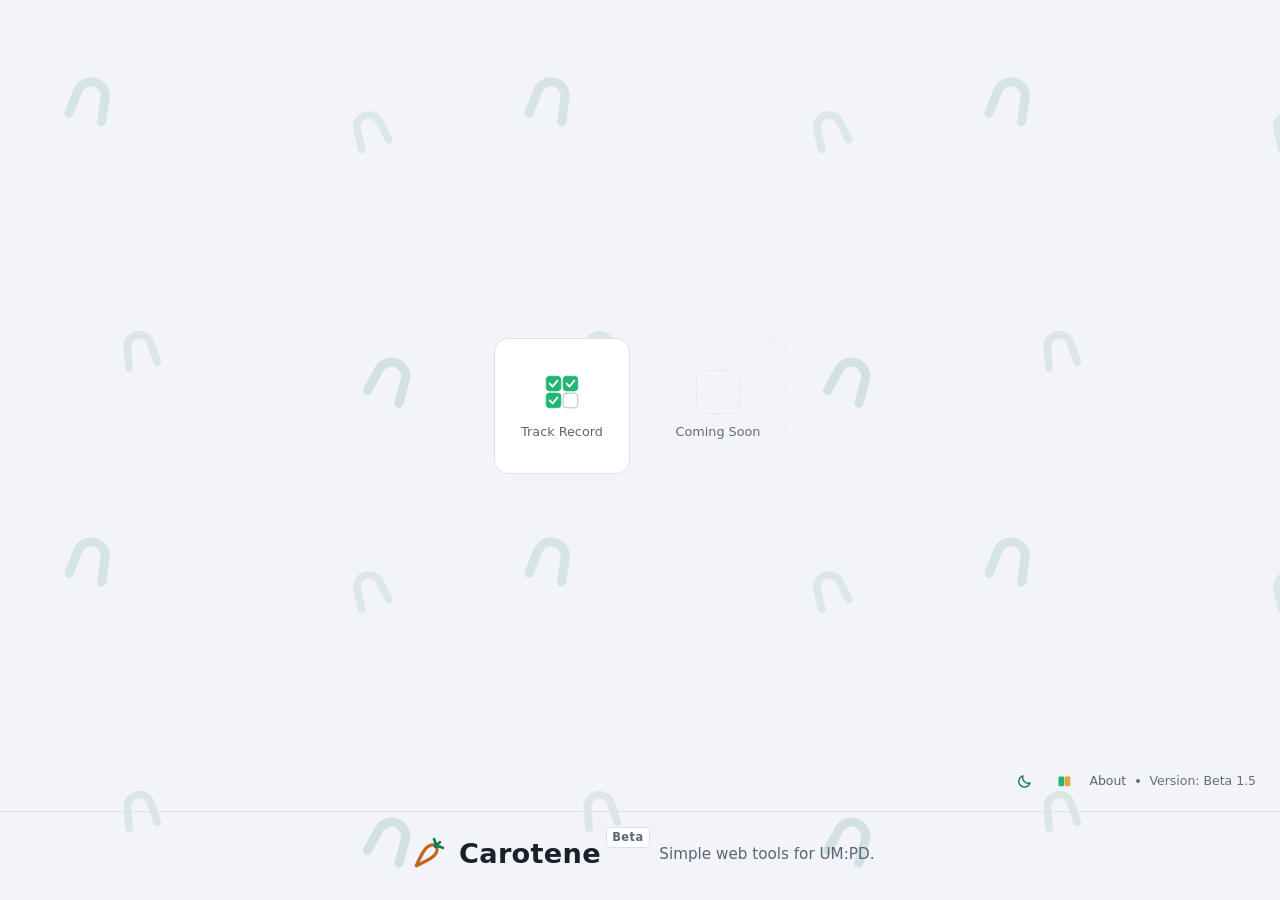
<file: index.html>
<!DOCTYPE html>
<html lang="en">
<head>
  <meta charset="UTF-8">
  <meta name="viewport" content="width=device-width, initial-scale=1.0">
  <meta name="description" content="Carotene - simple web tools for UM:PD.">
  <!-- Same CSP posture as Track Record: no inline script, no third-party
       script host. Google Fonts is the only external origin and is limited
       to style-src/font-src. frame-ancestors is ignored in <meta> per spec;
       hosting must also send it as an HTTP header. -->
  <meta http-equiv="Content-Security-Policy" content="default-src 'self'; script-src 'self'; style-src 'self' 'unsafe-inline' https://fonts.googleapis.com; font-src 'self' https://fonts.gstatic.com; img-src 'self' data:; connect-src 'self'; object-src 'none'; base-uri 'self'; form-action 'self'; frame-ancestors 'self'; worker-src 'none'">
  <title>Carotene</title>
  <link rel="preconnect" href="https://fonts.googleapis.com">
  <link rel="preconnect" href="https://fonts.gstatic.com" crossorigin>
  <link href="https://fonts.googleapis.com/css2?family=Quicksand:wght@400;500;600;700&display=swap" rel="stylesheet">
  <!-- The Carotene carrot, not Track Record's mark: the hub owns its own. -->
  <link rel="icon" type="image/svg+xml" href="./favicon.svg">
  <link rel="stylesheet" href="./style.css">
</head>
<body>

<!-- Track Record's cleat texture, borrowed so the two read as one family. -->
<svg class="bg-pattern" aria-hidden="true" focusable="false" xmlns="http://www.w3.org/2000/svg">
  <defs>
    <g id="cleat-shape">
      <path d="M-13,14 L-11,-3 A11,11 0 0 1 11,-3 L13,14" fill="none" stroke="var(--accent)" stroke-width="7" stroke-linecap="round" stroke-linejoin="round"/>
    </g>
    <pattern id="cleat-pattern" width="460" height="460" patternUnits="userSpaceOnUse">
      <use href="#cleat-shape" opacity="0.13" transform="translate(90,100) scale(1.3) rotate(15)"/>
      <use href="#cleat-shape" opacity="0.10" transform="translate(370,130) scale(1.1) rotate(-20)"/>
      <use href="#cleat-shape" opacity="0.11" transform="translate(140,350) scale(1.1) rotate(-12)"/>
      <use href="#cleat-shape" opacity="0.14" transform="translate(390,380) scale(1.3) rotate(22)"/>
    </pattern>
  </defs>
  <rect width="100%" height="100%" fill="url(#cleat-pattern)"/>
</svg>

<a class="skip-link" href="#tools">Skip to tools</a>

<main class="shell">

  <!-- The tools: one continuous row on a single full-bleed rail.
       Everything below the rail belongs to the brand, not the tools. -->
  <section class="rail" id="tools" aria-label="Tools">
    <ul class="row">
      <li class="row-item">
        <a class="tool" href="./trackrecord/" aria-label="Track Record, v5.0.2">
          <span class="tool-mark" aria-hidden="true">
            <svg viewBox="0 0 120 120" focusable="false" xmlns="http://www.w3.org/2000/svg">
              <g fill="none" stroke-linecap="round" stroke-linejoin="round">
                <rect x="17" y="17" width="40" height="40" rx="9" fill="#22b573" stroke="#22b573" stroke-width="2"/>
                <path d="M26.5 37l8 8 13-16" stroke="#ffffff" stroke-width="5"/>
                <rect x="63" y="17" width="40" height="40" rx="9" fill="#22b573" stroke="#22b573" stroke-width="2"/>
                <path d="M72.5 37l8 8 13-16" stroke="#ffffff" stroke-width="5"/>
                <rect x="17" y="63" width="40" height="40" rx="9" fill="#22b573" stroke="#22b573" stroke-width="2"/>
                <path d="M26.5 83l8 8 13-16" stroke="#ffffff" stroke-width="5"/>
                <rect x="63" y="63" width="40" height="40" rx="9" fill="none" stroke="#9aa3b8" stroke-width="2"/>
              </g>
            </svg>
          </span>
          <span class="tool-name">Track Record</span>
        </a>
      </li>
      <!-- Placeholder for the next tool. Deliberately not a link: there is
           nowhere to go yet, so it must not be focusable or hoverable. -->
      <li class="row-item">
        <div class="tool tool-soon">
          <span class="tool-mark tool-mark-soon" aria-hidden="true"></span>
          <span class="tool-name">Coming Soon</span>
        </div>
      </li>
    </ul>
    <!-- Sits on the rail's baseline, right-aligned. Version is the hub's,
         not any tool's. -->
    <p class="rail-meta">
      <a class="rail-about" href="#about">About</a>
      <span class="rail-dot" aria-hidden="true"></span>
      <span class="rail-version">Version: Beta 1.5</span>
    </p>
  </section>

  <!-- Wordmark as a single horizontal lockup. -->
  <header class="brand">
    <svg class="brand-mark" viewBox="0 0 24 24" fill="none" aria-hidden="true" focusable="false"
         xmlns="http://www.w3.org/2000/svg" stroke-linecap="round" stroke-linejoin="round">
      <!-- Body and leaves are stroked separately: orange root, green tops. -->
      <g transform="rotate(45 12 12)">
        <path class="carrot-body" d="M12 21C10.5 17 9 13.4 9 10.3C9 7.7 10.3 6.1 12 6.1C13.7 6.1 15 7.7 15 10.3C15 13.4 13.5 17 12 21Z" stroke-width="1.8"/>
        <path class="carrot-leaf" d="M12 6.3C11 4.9 10 4.3 8.6 3.9" stroke-width="1.5"/>
        <path class="carrot-leaf" d="M12 6.1C12 4.7 12 3.7 12 2.9" stroke-width="1.5"/>
        <path class="carrot-leaf" d="M12 6.3C13 4.9 14 4.3 15.4 3.9" stroke-width="1.5"/>
      </g>
    </svg>
    <h1 class="brand-name">Carotene<sup class="brand-beta">Beta</sup></h1>
    <p class="brand-slogan">Simple web tools for UM:PD.</p>
  </header>

  <!-- About. Opened by hub.js like Track Record's own About modal: focus is
       trapped inside, Escape and click-outside dismiss it, the page behind
       is inert, and focus returns to the About link on close. -->
  <section class="about" id="about" role="dialog" aria-modal="true" aria-labelledby="about-title">
    <div class="about-card">
      <div class="about-head">
        <h2 class="about-title" id="about-title">About Carotene</h2>
        <button class="about-close" id="about-close" type="button" aria-label="Close About">&times;</button>
      </div>

      <div class="about-meta">
        <span class="about-meta-label">Version</span>
        <span class="about-dot" aria-hidden="true"></span>
        <strong class="about-meta-value">Beta 1.5</strong>
      </div>

      <div class="about-body">
        <div class="about-section">
          <div class="about-label">What this is</div>
          <p>A home for small web tools. Each one opens in its own page and keeps its data in your browser.</p>
        </div>
        <div class="about-section">
          <div class="about-label">Tools</div>
          <p><a href="./trackrecord/">Track Record</a> is the first one. More are on the way.</p>
        </div>
        <!-- Credits and data sources go here, as further about-section blocks. -->
      </div>
    </div>
  </section>

</main>
<script src="./hub.js"></script>
</body>
</html>
</file>
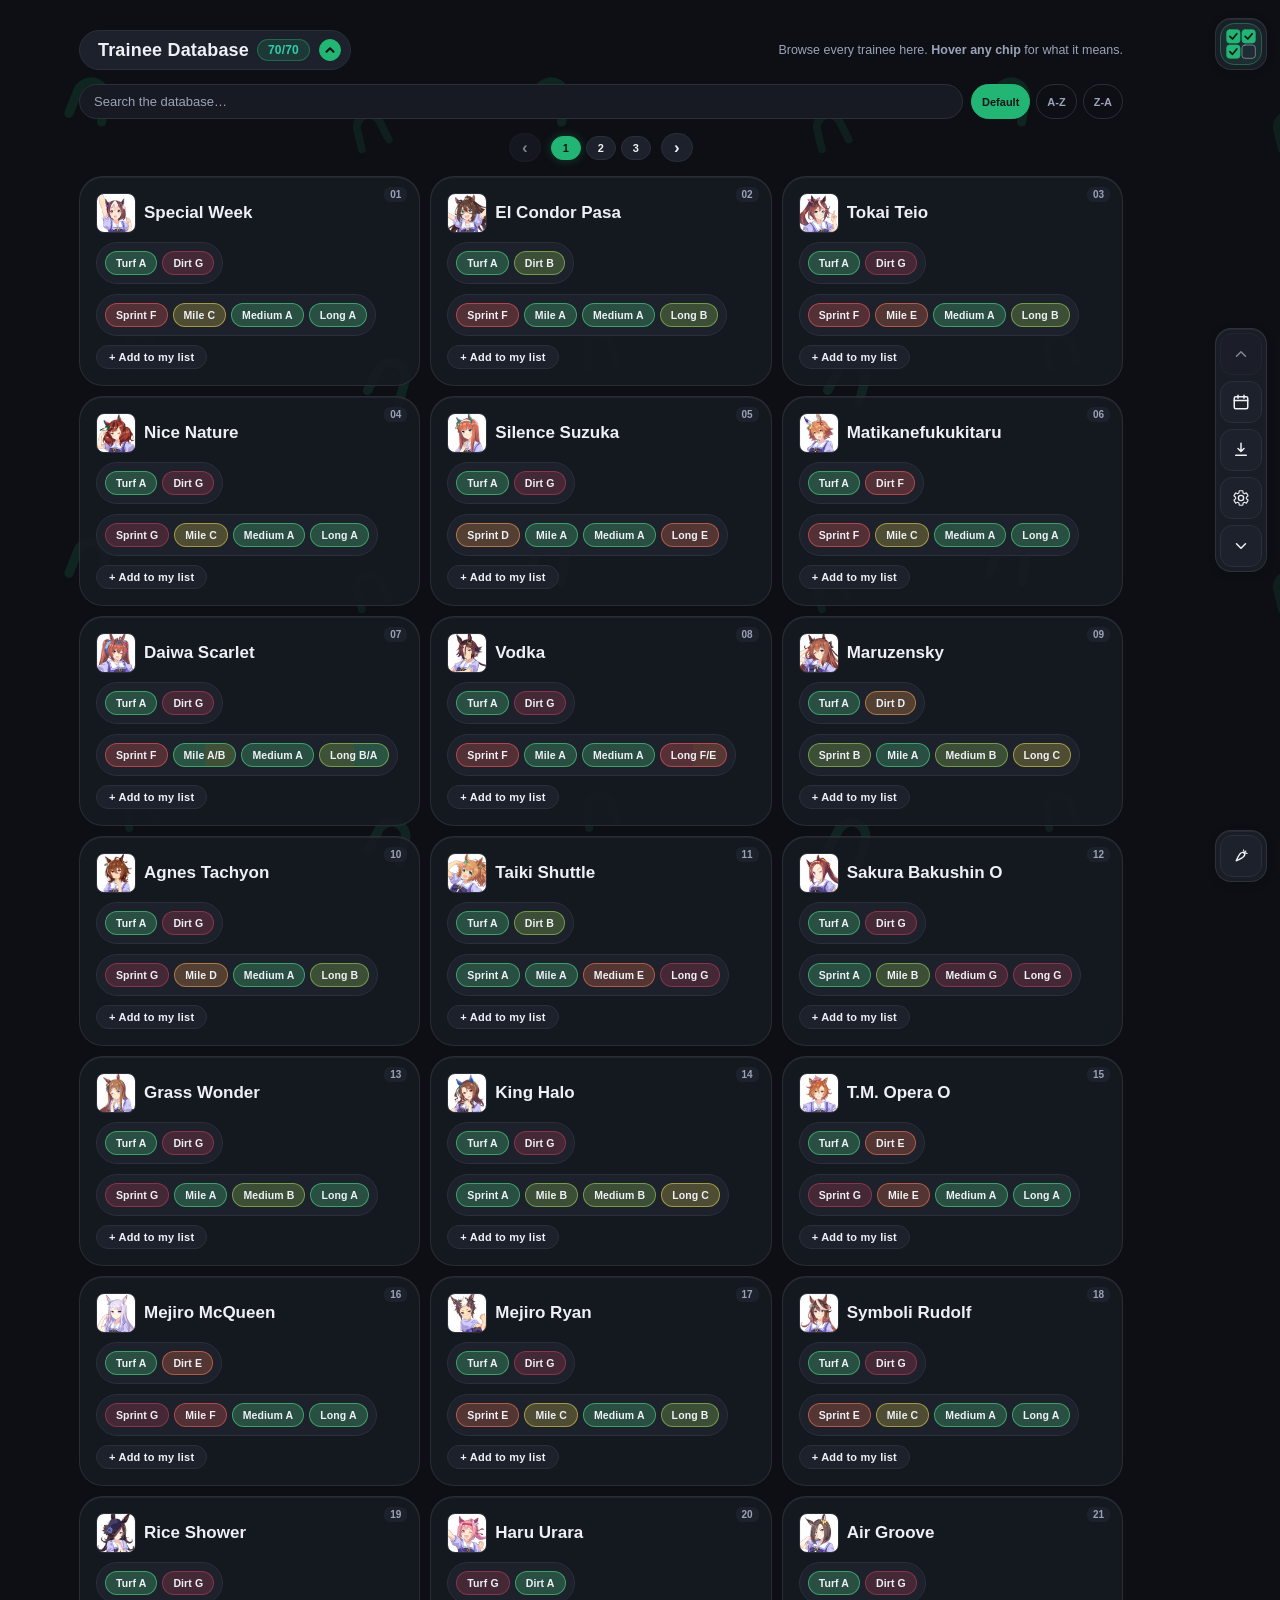
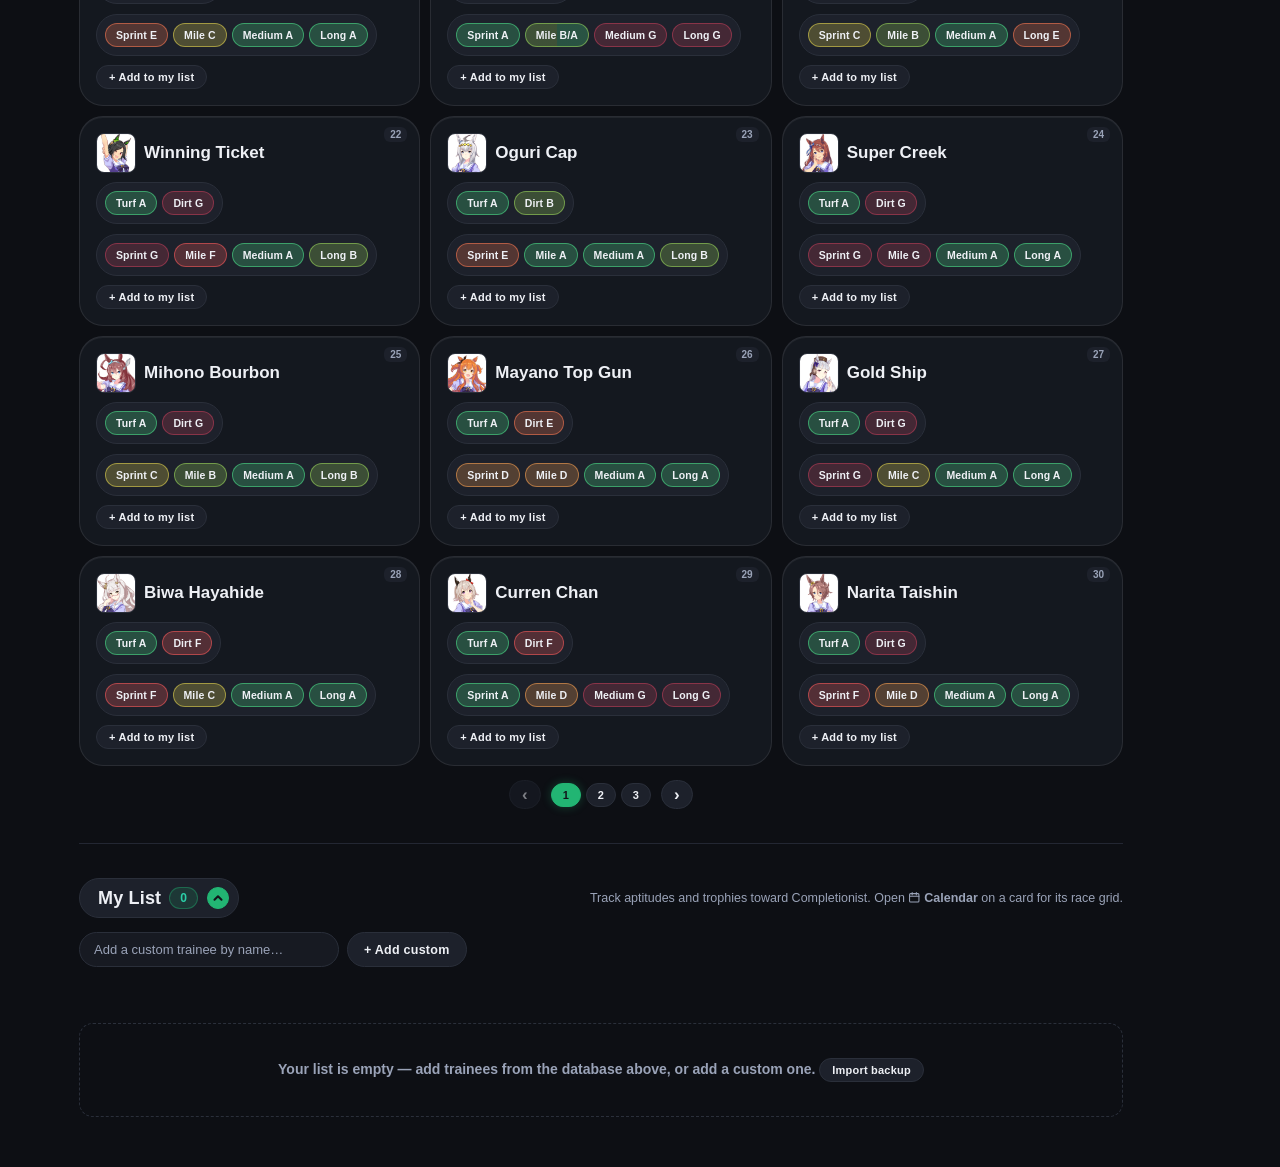
<file: trackrecord/index.html>
<!DOCTYPE html>
<html lang="en">
<head>
  <meta charset="UTF-8">
  <meta name="viewport" content="width=device-width, initial-scale=1.0">
  <meta name="description" content="Track Record - Track character aptitudes, distances, and trophy ledger for trainees.">
  <meta http-equiv="Content-Security-Policy" content="default-src 'self'; script-src 'self'; style-src 'self' 'unsafe-inline' https://fonts.googleapis.com; font-src 'self' https://fonts.gstatic.com; img-src 'self' data: blob:; connect-src 'self'; object-src 'none'; base-uri 'self'; form-action 'self'; frame-ancestors 'self'; worker-src 'none'">
  <!-- Note: the KAO countdown banner is vendored locally (kao-banner.js), so
       script-src needs no third-party host. frame-ancestors is ignored in
       <meta> CSP per spec; hosting must also send it as an HTTP header. -->
  <title>Track Record</title>
  <link rel="preconnect" href="https://fonts.googleapis.com">
  <link rel="preconnect" href="https://fonts.gstatic.com" crossorigin>
  <link href="https://fonts.googleapis.com/css2?family=Quicksand:wght@400;500;600;700&display=swap" rel="stylesheet">
  <link rel="icon" type="image/svg+xml" href="./favicon.svg">
  <link rel="stylesheet" href="style.css">
</head>
<body>
<a class="skip-link" href="#standard-view">Skip to content</a>

<svg class="bg-pattern" aria-hidden="true" focusable="false" xmlns="http://www.w3.org/2000/svg">
  <defs>
    <g id="cleat-shape">
      <path d="M-13,14 L-11,-3 A11,11 0 0 1 11,-3 L13,14" fill="none" stroke="var(--accent)" stroke-width="7" stroke-linecap="round" stroke-linejoin="round"/>
    </g>
    <pattern id="cleat-pattern" width="460" height="460" patternUnits="userSpaceOnUse">
      <use href="#cleat-shape" opacity="0.13" transform="translate(90,100) scale(1.3) rotate(15)"/>
      <use href="#cleat-shape" opacity="0.10" transform="translate(370,130) scale(1.1) rotate(-20)"/>
      <use href="#cleat-shape" opacity="0.11" transform="translate(140,350) scale(1.1) rotate(-12)"/>
      <use href="#cleat-shape" opacity="0.14" transform="translate(390,380) scale(1.3) rotate(22)"/>
    </pattern>
  </defs>
  <rect width="100%" height="100%" fill="url(#cleat-pattern)"/>
</svg>

<div class="topbar">
  <div class="wrap topbar-inner">
    <div class="brand">
      <h1>
        <svg class="brand-mark" viewBox="0 0 120 120" aria-hidden="true" xmlns="http://www.w3.org/2000/svg">
          <g fill="none" stroke-linecap="round" stroke-linejoin="round">
            <rect x="17" y="17" width="40" height="40" rx="9" fill="var(--accent)" stroke="var(--accent)" stroke-width="2"/>
            <path d="M26.5 37l8 8 13-16" class="brand-check" stroke-width="5"/>
            <rect x="63" y="17" width="40" height="40" rx="9" fill="var(--accent)" stroke="var(--accent)" stroke-width="2"/>
            <path d="M72.5 37l8 8 13-16" class="brand-check" stroke-width="5"/>
            <rect x="17" y="63" width="40" height="40" rx="9" fill="var(--accent)" stroke="var(--accent)" stroke-width="2"/>
            <path d="M26.5 83l8 8 13-16" class="brand-check" stroke-width="5"/>
            <rect x="63" y="63" width="40" height="40" rx="9" fill="none" stroke="var(--ink-dim)" stroke-width="2"/>
          </g>
        </svg>
        <span class="sr-only">Track Record</span>
      </h1>
    </div>
    <div class="topbar-actions">
      <nav class="rail-nav" aria-label="Main navigation">
        <button class="btn rail-action" id="jump-top-btn" type="button" aria-label="Jump to top" data-tooltip="Jump to top">
          <svg viewBox="0 0 24 24" fill="none" aria-hidden="true" xmlns="http://www.w3.org/2000/svg">
            <path d="M6 15l6-6 6 6" stroke="currentColor" stroke-width="2" stroke-linecap="round" stroke-linejoin="round"/>
          </svg>
        </button>
        <button class="btn rail-action" id="rail-view-btn" type="button" aria-label="Calendar View" data-tooltip="Calendar View">
          <svg viewBox="0 0 24 24" fill="none" aria-hidden="true" xmlns="http://www.w3.org/2000/svg">
            <rect x="3" y="5" width="18" height="16" rx="2" stroke="currentColor" stroke-width="2"/>
            <path d="M3 10H21M8 3V7M16 3V7" stroke="currentColor" stroke-width="2" stroke-linecap="round"/>
          </svg>
        </button>
        <button class="btn rail-action" id="backup-btn" type="button" aria-label="Backup" data-tooltip="Backup">
          <svg viewBox="0 0 24 24" fill="none" aria-hidden="true" xmlns="http://www.w3.org/2000/svg">
            <path d="M12 3v11M8 10l4 4 4-4M5 19h14" stroke="currentColor" stroke-width="2" stroke-linecap="round" stroke-linejoin="round"/>
          </svg>
        </button>
      </nav>
      <div class="settings-wrap">
        <button class="btn icon-btn" id="settings-btn" aria-label="Settings" aria-haspopup="dialog" aria-expanded="false" aria-controls="settings-panel">
          <svg viewBox="0 0 24 24" aria-hidden="true" xmlns="http://www.w3.org/2000/svg" fill="none" stroke="currentColor" stroke-linecap="round" stroke-linejoin="round">
            <path d="M19.14 12.94c.04-.31.06-.63.06-.94s-.02-.63-.06-.94l2.03-1.58a.5.5 0 0 0 .12-.64l-1.92-3.32a.5.5 0 0 0-.6-.22l-2.39.96a7.03 7.03 0 0 0-1.6-.94l-.36-2.54a.5.5 0 0 0-.5-.43h-3.84a.5.5 0 0 0-.5.43l-.36 2.54a7.03 7.03 0 0 0-1.6.94l-2.39-.96a.5.5 0 0 0-.6.22l-1.92 3.32a.5.5 0 0 0 .12.64l2.03 1.58c-.04.31-.06.63-.06.94s.02.63.06.94l-2.03 1.58a.5.5 0 0 0-.12.64l1.92 3.32c.14.24.42.34.66.25l2.39-.96c.5.33 1.04.61 1.6.94l.36 2.54c.05.22.25.38.5.38h3.84c.25 0 .45-.16.5-.38l.36-2.54c.56-.33 1.1-.61 1.6-.94l2.39.96c.24.09.52-.01.66-.25l1.92-3.32a.5.5 0 0 0-.12-.64l-2.03-1.58z" stroke-width="1.5"/>
            <circle cx="12" cy="12" r="3.5" stroke-width="1.8" fill="none"/>
          </svg>
        </button>
        <div class="settings-panel" id="settings-panel" role="dialog" aria-label="Settings">
          <div class="settings-group-label">Appearance</div>
          <div class="settings-row settings-row-icons">
            <button class="icon-pill-btn" id="mode-toggle-btn" aria-label="Toggle light/dark mode" aria-pressed="false" data-tooltip="Toggle mode">
              <svg class="icon-toggle-sun" viewBox="0 0 24 24" fill="none" xmlns="http://www.w3.org/2000/svg">
                <circle cx="12" cy="12" r="4.2" stroke="currentColor" stroke-width="2" stroke-linecap="round"/>
                <path d="M12 2.5V5M12 19V21.5M4.2 4.2L6 6M18 18L19.8 19.8M2.5 12H5M19 12H21.5M4.2 19.8L6 18M18 6L19.8 4.2" stroke="currentColor" stroke-width="2" stroke-linecap="round"/>
              </svg>
              <svg class="icon-toggle-moon" viewBox="0 0 24 24" fill="none" xmlns="http://www.w3.org/2000/svg">
                <path d="M20 14.5A8.5 8.5 0 1 1 9.5 4a7 7 0 0 0 10.5 10.5Z" stroke="currentColor" stroke-width="2" stroke-linecap="round" stroke-linejoin="round"/>
              </svg>
            </button>
            <button class="icon-pill-btn" id="theme-toggle-btn" aria-label="Toggle Turf/Dirt color theme" aria-pressed="false" data-tooltip="Toggle color theme">
              <svg class="icon-toggle-turf" viewBox="0 0 24 24" fill="none" xmlns="http://www.w3.org/2000/svg">
                <path d="M6 20V13C6 10 8 8 8 8C8 8 6 10 6 13" stroke="currentColor" stroke-width="2" stroke-linecap="round" stroke-linejoin="round"/>
                <path d="M12 20V10C12 7 14 5 14 5C14 5 12 7 12 10" stroke="currentColor" stroke-width="2" stroke-linecap="round" stroke-linejoin="round"/>
                <path d="M18 20V13C18 10 20 8 20 8C20 8 18 10 18 13" stroke="currentColor" stroke-width="2" stroke-linecap="round" stroke-linejoin="round"/>
              </svg>
              <svg class="icon-toggle-dirt" viewBox="0 0 24 24" fill="none" xmlns="http://www.w3.org/2000/svg">
                <path d="M3 18L8 9L12 15L15 10L21 18" stroke="currentColor" stroke-width="2" stroke-linecap="round" stroke-linejoin="round"/>
                <path d="M3 20H21" stroke="currentColor" stroke-width="2" stroke-linecap="round"/>
              </svg>
            </button>
          </div>
          <div class="settings-group-label" style="margin-top:6px;">Navbar position</div>
          <div class="nav-position-group" role="group" aria-label="Navbar position">
            <button class="nav-pos-btn" type="button" data-pos="left" aria-label="Place navbar on the left" aria-pressed="false" data-tooltip="Left">
              <svg viewBox="0 0 24 24" fill="none" aria-hidden="true" xmlns="http://www.w3.org/2000/svg">
                <rect x="3" y="4" width="18" height="16" rx="2.5" stroke="currentColor" stroke-width="2"/>
                <rect x="4.5" y="5.5" width="4" height="13" rx="1.5" fill="currentColor"/>
              </svg>
            </button>
            <button class="nav-pos-btn" type="button" data-pos="top" aria-label="Place navbar at the top" aria-pressed="false" data-tooltip="Top">
              <svg viewBox="0 0 24 24" fill="none" aria-hidden="true" xmlns="http://www.w3.org/2000/svg">
                <rect x="3" y="4" width="18" height="16" rx="2.5" stroke="currentColor" stroke-width="2"/>
                <rect x="4.5" y="5.5" width="15" height="4" rx="1.5" fill="currentColor"/>
              </svg>
            </button>
            <button class="nav-pos-btn" type="button" data-pos="right" aria-label="Place navbar on the right" aria-pressed="false" data-tooltip="Right">
              <svg viewBox="0 0 24 24" fill="none" aria-hidden="true" xmlns="http://www.w3.org/2000/svg">
                <rect x="3" y="4" width="18" height="16" rx="2.5" stroke="currentColor" stroke-width="2"/>
                <rect x="15.5" y="5.5" width="4" height="13" rx="1.5" fill="currentColor"/>
              </svg>
            </button>
            <button class="nav-pos-btn" type="button" data-pos="bottom" aria-label="Place navbar at the bottom" aria-pressed="false" data-tooltip="Bottom">
              <svg viewBox="0 0 24 24" fill="none" aria-hidden="true" xmlns="http://www.w3.org/2000/svg">
                <rect x="3" y="4" width="18" height="16" rx="2.5" stroke="currentColor" stroke-width="2"/>
                <rect x="4.5" y="14.5" width="15" height="4" rx="1.5" fill="currentColor"/>
              </svg>
            </button>
          </div>

          <div class="settings-divider"></div>
          <div class="settings-group-label">Customize</div>
          <div class="settings-row">
            <span id="label-custom-trainee">Custom trainees</span>
            <label class="switch"><input type="checkbox" id="toggle-custom-trainee" aria-labelledby="label-custom-trainee"><span class="switch-slider"></span></label>
          </div>
          <div class="settings-row">
            <span id="label-custom-trophy">Custom trophies</span>
            <label class="switch"><input type="checkbox" id="toggle-custom-trophy" aria-labelledby="label-custom-trophy"><span class="switch-slider"></span></label>
          </div>

          <div class="settings-divider"></div>
          <button class="btn small settings-about-btn" id="about-btn">About Track Record</button>
        </div>
      </div>
      <button class="btn rail-action" id="jump-bottom-btn" type="button" aria-label="Jump to bottom" data-tooltip="Jump to bottom">
        <svg viewBox="0 0 24 24" fill="none" aria-hidden="true" xmlns="http://www.w3.org/2000/svg">
          <path d="M6 9l6 6 6-6" stroke="currentColor" stroke-width="2" stroke-linecap="round" stroke-linejoin="round"/>
        </svg>
      </button>
    </div>
    <div class="rail-item-wrap carotene-wrap">
      <button class="btn rail-action" id="carotene-btn" type="button" aria-label="Carotene" data-tooltip="Carotene" aria-expanded="false" aria-controls="carotene-panel">
        <svg viewBox="0 0 24 24" fill="none" aria-hidden="true" xmlns="http://www.w3.org/2000/svg" stroke="currentColor" stroke-linecap="round" stroke-linejoin="round">
          <!-- Unfocused, these inherit currentColor from the svg above. The
               focused (panel open) colours come from CSS keyed off
               aria-expanded, so the closed state is left untouched. -->
          <g transform="rotate(45 12 12)">
            <path class="carrot-body" d="M12 21C10.5 17 9 13.4 9 10.3C9 7.7 10.3 6.1 12 6.1C13.7 6.1 15 7.7 15 10.3C15 13.4 13.5 17 12 21Z" stroke-width="1.8"/>
            <path class="carrot-leaf" d="M12 6.3C11 4.9 10 4.3 8.6 3.9" stroke-width="1.5"/>
            <path class="carrot-leaf" d="M12 6.1C12 4.7 12 3.7 12 2.9" stroke-width="1.5"/>
            <path class="carrot-leaf" d="M12 6.3C13 4.9 14 4.3 15.4 3.9" stroke-width="1.5"/>
          </g>
        </svg>
      </button>
      <!-- Mini landing page. The brand links up to the Carotene hub, which is
           one level above this build (../ from trackrecord/, ../../ from
           trackrecord/preview/). The current tool is marked, not linked:
           you are already there. -->
      <div class="carotene-panel" id="carotene-panel" role="region" aria-label="Carotene" aria-hidden="true">
        <a class="carotene-panel-brand" href="../">
          <svg class="carotene-panel-mark" viewBox="0 0 24 24" fill="none" aria-hidden="true" focusable="false" xmlns="http://www.w3.org/2000/svg" stroke-linecap="round" stroke-linejoin="round">
            <g transform="rotate(45 12 12)">
              <path class="carrot-body" d="M12 21C10.5 17 9 13.4 9 10.3C9 7.7 10.3 6.1 12 6.1C13.7 6.1 15 7.7 15 10.3C15 13.4 13.5 17 12 21Z" stroke-width="1.8"/>
              <path class="carrot-leaf" d="M12 6.3C11 4.9 10 4.3 8.6 3.9" stroke-width="1.5"/>
              <path class="carrot-leaf" d="M12 6.1C12 4.7 12 3.7 12 2.9" stroke-width="1.5"/>
              <path class="carrot-leaf" d="M12 6.3C13 4.9 14 4.3 15.4 3.9" stroke-width="1.5"/>
            </g>
          </svg>
          <span class="carotene-panel-name">Carotene<sup class="carotene-panel-beta">Beta</sup></span>
        </a>
        <ul class="carotene-panel-list">
          <li>
            <span class="carotene-panel-item is-current" aria-current="page">
              <span class="carotene-panel-item-mark" aria-hidden="true">
                <svg viewBox="0 0 120 120" focusable="false" xmlns="http://www.w3.org/2000/svg">
                  <g fill="none" stroke-linecap="round" stroke-linejoin="round">
                    <rect x="17" y="17" width="40" height="40" rx="9" fill="#22b573" stroke="#22b573" stroke-width="2"/>
                    <path d="M26.5 37l8 8 13-16" stroke="#ffffff" stroke-width="5"/>
                    <rect x="63" y="17" width="40" height="40" rx="9" fill="#22b573" stroke="#22b573" stroke-width="2"/>
                    <path d="M72.5 37l8 8 13-16" stroke="#ffffff" stroke-width="5"/>
                    <rect x="17" y="63" width="40" height="40" rx="9" fill="#22b573" stroke="#22b573" stroke-width="2"/>
                    <path d="M26.5 83l8 8 13-16" stroke="#ffffff" stroke-width="5"/>
                    <rect x="63" y="63" width="40" height="40" rx="9" fill="none" stroke="#9aa3b8" stroke-width="2"/>
                  </g>
                </svg>
              </span>
              <span class="carotene-panel-item-name">Track Record</span>
            </span>
          </li>
          <li>
            <span class="carotene-panel-item is-soon">
              <span class="carotene-panel-item-mark" aria-hidden="true"></span>
              <span class="carotene-panel-item-name">Coming Soon</span>
            </span>
          </li>
        </ul>
      </div>
    </div>
  </div>
</div>

<div class="wrap">

<div id="standard-view" tabindex="-1">
  <section class="block">
    <div class="block-head">
      <h2>Trainee Database <span class="section-count" id="db-count">–/–</span>
        <button class="block-collapse-btn" id="db-collapse-btn" aria-label="Collapse Trainee Database" aria-expanded="true" aria-controls="db-block-body">
          <span class="cal-trainee-arrow open" aria-hidden="true">
            <svg viewBox="0 0 24 24" fill="none" xmlns="http://www.w3.org/2000/svg">
              <path d="M6 9l6 6 6-6" stroke="currentColor" stroke-width="3.5" stroke-linecap="round" stroke-linejoin="round"/>
            </svg>
          </span>
        </button>
      </h2>
      <span class="desc">Browse every trainee here. <strong>Hover any chip</strong> for what it means.</span>
    </div>
    <div class="block-body open overflow-visible" id="db-block-body">
      <div class="search-row">
        <input class="search" id="db-search" type="text" placeholder="Search the database…" aria-label="Search the trainee database">
        <div class="cal-trainee-sort" id="db-sort" role="group" aria-label="Database sort order">
          <button class="sort-btn active" data-sort="default" aria-pressed="true">Default</button>
          <button class="sort-btn" data-sort="az" aria-pressed="false">A-Z</button>
          <button class="sort-btn" data-sort="za" aria-pressed="false">Z-A</button>
        </div>
      </div>
      <nav class="db-pagination" id="db-pagination-top" aria-label="Trainee database pagination (top)"></nav>
      <div class="db-grid" id="db-grid"></div>
      <nav class="db-pagination" id="db-pagination-bottom" aria-label="Trainee database pagination (bottom)"></nav>
    </div>
  </section>

  <hr style="border:none;border-top:1px solid var(--line-soft);margin:34px 0;">

  <section class="block">
    <div class="block-head">
      <h2>My List <span class="section-count" id="my-count">–/–</span>
        <button class="block-collapse-btn" id="my-collapse-btn" aria-label="Collapse My List" aria-expanded="true" aria-controls="my-block-body">
          <span class="cal-trainee-arrow open" aria-hidden="true">
            <svg viewBox="0 0 24 24" fill="none" xmlns="http://www.w3.org/2000/svg">
              <path d="M6 9l6 6 6-6" stroke="currentColor" stroke-width="3.5" stroke-linecap="round" stroke-linejoin="round"/>
            </svg>
          </span>
        </button>
      </h2>
      <span class="desc">Track aptitudes and trophies toward Completionist. Open <strong><svg class="text-icon" viewBox="0 0 24 24" fill="none" aria-hidden="true" xmlns="http://www.w3.org/2000/svg"><rect x="3" y="5" width="18" height="16" rx="2" stroke="currentColor" stroke-width="2"/><path d="M3 10H21M8 3V7M16 3V7" stroke="currentColor" stroke-width="2" stroke-linecap="round"/></svg> Calendar</strong> on a card for its race grid.</span>
    </div>
    <div class="block-body open overflow-visible" id="my-block-body">
      <div class="search-row" id="custom-trainee-row">
        <input type="text" class="search" id="custom-name" placeholder="Add a custom trainee by name…" aria-label="Custom trainee name" style="max-width:260px;">
        <button class="btn" id="custom-add-btn">+ Add custom</button>
      </div>
      <nav class="db-pagination" id="my-pagination-top" aria-label="My List pagination (top)"></nav>
      <div class="mylist" id="mylist"></div>
      <nav class="db-pagination" id="my-pagination-bottom" aria-label="My List pagination (bottom)"></nav>
      <div class="empty-note" id="mylist-empty" style="display:none;">Your list is empty — add trainees from the database above, or add a custom one.</div>
    </div>
  </section>
</div>

</div>

<div id="calendar-view" tabindex="-1" style="display:none;"></div>

<div class="modal-overlay" id="about-overlay" role="dialog" aria-modal="true" aria-labelledby="about-title">
  <div class="modal-box about-modal" id="about-modal">
    <div class="modal-head">
      <h2 class="modal-title" id="about-title">About the app</h2>
      <button class="modal-close" id="about-close" aria-label="Close About">✕</button>
    </div>
    <div class="version-badge">
      <div class="version-item"><span>Version</span><strong>v5.0.2</strong></div>
      <span class="version-divider" aria-hidden="true">|</span>
      <div class="version-item"><span>Database</span><strong>v2610a</strong></div>
    </div>
    <div class="about-text">
      <div class="about-section">
        <div class="about-section-label">Data</div>
        <p>Character aptitudes are from various sources, including <a href="https://umamusu.wiki/Main_Page" rel="noopener noreferrer">Umamusume Wiki</a> and <a href="https://twitter.com/Umamusume_eng" rel="noopener noreferrer">official Global Twitter account of the game</a>.</p>
        <p>The race calendar includes 152 G1-G3 races. Out-of-Bond is for custom trophies without a fixed date, or any custom objectives.</p>
        <p>A trophy is a race on a trainee's list — check it off when completed.</p>
      </div>
      <div class="about-section">
        <div class="about-section-label">Privacy &amp; backup</div>
        <p>Your list stays private in this browser. Use <strong>Backup</strong> function to move it between sessions or devices.</p>
        <p>The only network request this page makes is loading its font from Google Fonts; your list itself never leaves this browser.</p>
      </div>
      <div class="about-section about-links">
        <div class="about-section-label">More</div>
        <p>Want to try the alternate build? Open the <a href="preview/">Preview version <span>(current version: 5.1-beta1.5)</span></a>.</p>
        <p class="about-credit">2026, Mujairkitten · Made with various AI tools · Not affiliated with Cygames.<br>Source code is licensed under GPL-3. Uma icons follow <a href="https://umamusume.com/fan-createdguide" rel="noopener noreferrer">Cygames' Fan Content Guide</a>.</p>
      </div>
      <div id="kao-banner"></div>
      <script src="kao-banner.js?id=kao-banner&amp;size=mini"></script>
    </div>
  </div>
</div>

<div class="modal-overlay" id="backup-overlay" role="dialog" aria-modal="true" aria-labelledby="backup-title">
  <div class="modal-box" id="backup-modal">
    <div class="modal-head">
      <h2 class="modal-title" id="backup-title">Backup</h2>
      <button class="modal-close" id="backup-close" aria-label="Close Backup">✕</button>
    </div>
    <div class="cal-tabs" id="backup-tabs" role="tablist" aria-label="Backup mode">
      <button class="cal-tab-btn active" id="backup-tab-export" data-tab="export" role="tab" aria-selected="true" aria-controls="backup-export-panel">Export</button>
      <button class="cal-tab-btn" id="backup-tab-import" data-tab="import" role="tab" aria-selected="false" aria-controls="backup-import-panel">Import</button>
    </div>
    <div id="backup-export-panel" role="tabpanel" aria-labelledby="backup-tab-export">
      <textarea class="backup-textarea" id="backup-export-text" readonly spellcheck="false" aria-label="Exported list JSON"></textarea>
      <div class="backup-export-meta"><span id="backup-export-stamp" aria-live="polite"></span></div>
      <div class="backup-import-actions">
        <button class="btn small" id="backup-copy-btn">Copy</button>
        <button class="btn small" id="backup-export-file-btn">Export file</button>
      </div>
    </div>
    <div id="backup-import-panel" style="display:none;" role="tabpanel" aria-labelledby="backup-tab-import">
      <textarea class="backup-textarea" id="backup-import-text" placeholder="Paste your exported JSON here…" spellcheck="false" aria-label="Pasted backup JSON"></textarea>
      <div class="backup-error" id="backup-import-error" role="alert" hidden></div>
      <div class="backup-import-actions">
        <button class="btn small" id="backup-import-text-btn">Import pasted list</button>
        <label class="btn small" for="backup-import-file">Import from file</label>
        <input type="file" id="backup-import-file" class="sr-only" accept=".json">
      </div>
    </div>
  </div>
</div>

<div id="tooltip" role="tooltip" aria-hidden="true"></div>

<div id="sr-announcer" class="sr-only" aria-live="polite"></div>

<div id="toast-region" class="toast-region" aria-live="polite" aria-atomic="true"></div>

<script type="module" src="main.js"></script>
</body>
</html>
</file>
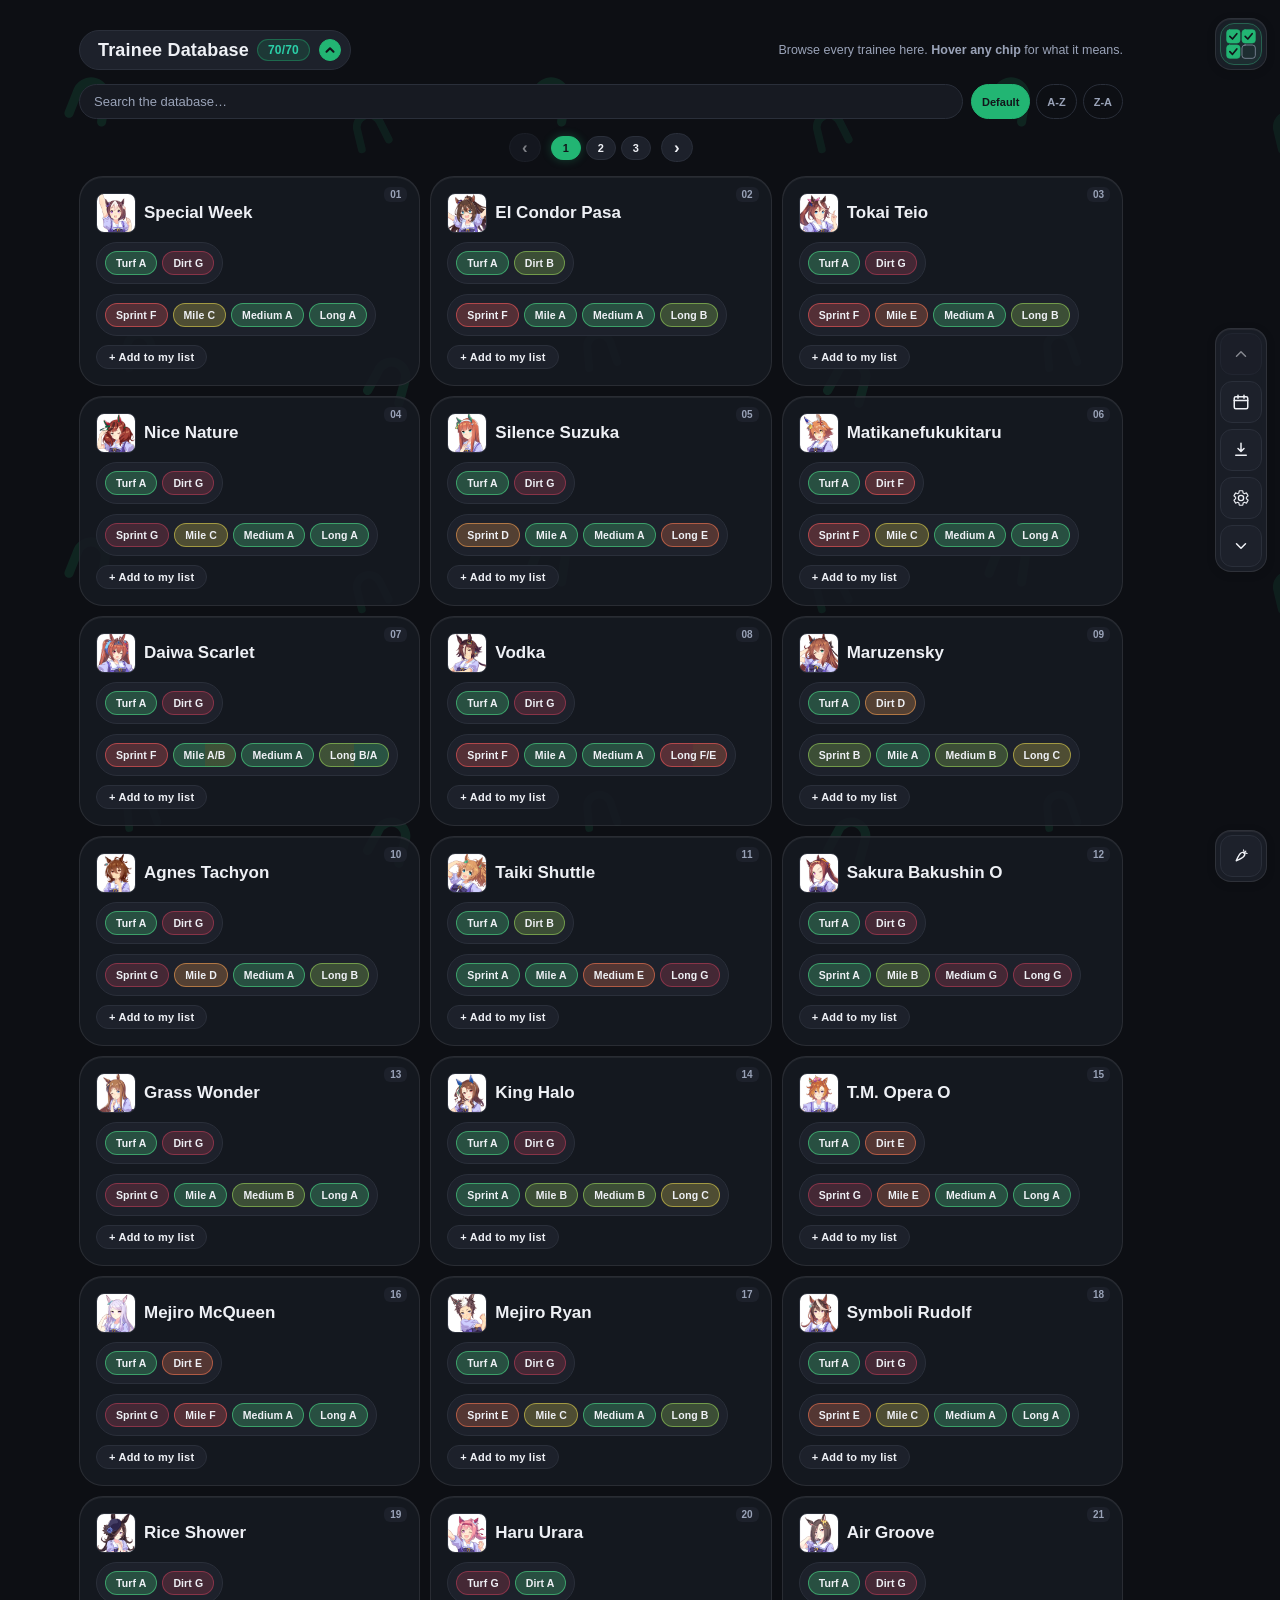
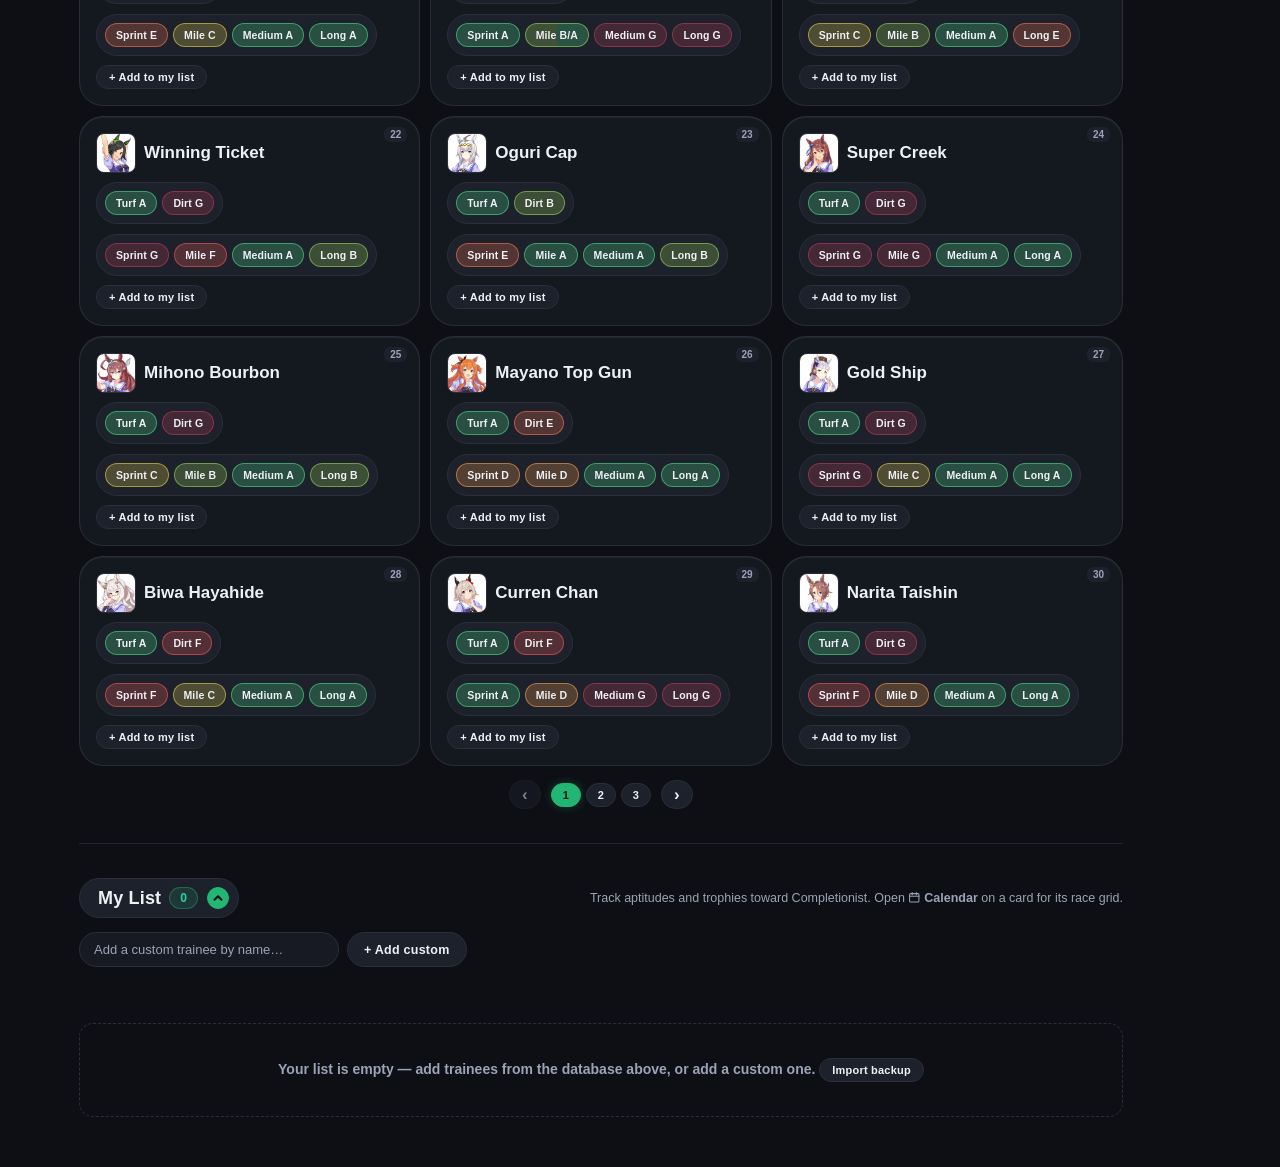
<file: trackrecord/preview/index.html>
<!DOCTYPE html>
<html lang="en">
<head>
  <meta charset="UTF-8">
  <meta name="viewport" content="width=device-width, initial-scale=1.0">
  <meta name="description" content="Track Record - Track character aptitudes, distances, and trophy ledger for trainees.">
  <meta http-equiv="Content-Security-Policy" content="default-src 'self'; script-src 'self'; style-src 'self' 'unsafe-inline' https://fonts.googleapis.com; font-src 'self' https://fonts.gstatic.com; img-src 'self' data: blob:; connect-src 'self'; object-src 'none'; base-uri 'self'; form-action 'self'; frame-ancestors 'self'; worker-src 'none'">
  <!-- Note: the KAO countdown banner is vendored locally (../kao-banner.js), so
       script-src needs no third-party host. frame-ancestors is ignored in
       <meta> CSP per spec; hosting must also send it as an HTTP header. -->
  <title>Track Record</title>
  <link rel="preconnect" href="https://fonts.googleapis.com">
  <link rel="preconnect" href="https://fonts.gstatic.com" crossorigin>
  <link href="https://fonts.googleapis.com/css2?family=Quicksand:wght@400;500;600;700&display=swap" rel="stylesheet">
  <link rel="icon" type="image/svg+xml" href="../favicon.svg">
  <link rel="stylesheet" href="style.css">
</head>
<body>
<a class="skip-link" href="#standard-view">Skip to content</a>

<svg class="bg-pattern" aria-hidden="true" focusable="false" xmlns="http://www.w3.org/2000/svg">
  <defs>
    <g id="cleat-shape">
      <path d="M-13,14 L-11,-3 A11,11 0 0 1 11,-3 L13,14" fill="none" stroke="var(--accent)" stroke-width="7" stroke-linecap="round" stroke-linejoin="round"/>
    </g>
    <pattern id="cleat-pattern" width="460" height="460" patternUnits="userSpaceOnUse">
      <use href="#cleat-shape" opacity="0.13" transform="translate(90,100) scale(1.3) rotate(15)"/>
      <use href="#cleat-shape" opacity="0.10" transform="translate(370,130) scale(1.1) rotate(-20)"/>
      <use href="#cleat-shape" opacity="0.11" transform="translate(140,350) scale(1.1) rotate(-12)"/>
      <use href="#cleat-shape" opacity="0.14" transform="translate(390,380) scale(1.3) rotate(22)"/>
    </pattern>
  </defs>
  <rect width="100%" height="100%" fill="url(#cleat-pattern)"/>
</svg>

<div class="topbar">
  <div class="wrap topbar-inner">
    <div class="brand">
      <h1>
        <svg class="brand-mark" viewBox="0 0 120 120" aria-hidden="true" xmlns="http://www.w3.org/2000/svg">
          <g fill="none" stroke-linecap="round" stroke-linejoin="round">
            <rect x="17" y="17" width="40" height="40" rx="9" fill="var(--accent)" stroke="var(--accent)" stroke-width="2"/>
            <path d="M26.5 37l8 8 13-16" class="brand-check" stroke-width="5"/>
            <rect x="63" y="17" width="40" height="40" rx="9" fill="var(--accent)" stroke="var(--accent)" stroke-width="2"/>
            <path d="M72.5 37l8 8 13-16" class="brand-check" stroke-width="5"/>
            <rect x="17" y="63" width="40" height="40" rx="9" fill="var(--accent)" stroke="var(--accent)" stroke-width="2"/>
            <path d="M26.5 83l8 8 13-16" class="brand-check" stroke-width="5"/>
            <rect x="63" y="63" width="40" height="40" rx="9" fill="none" stroke="var(--ink-dim)" stroke-width="2"/>
          </g>
        </svg>
        <span class="sr-only">Track Record</span>
      </h1>
    </div>
    <div class="topbar-actions">
      <nav class="rail-nav" aria-label="Main navigation">
        <button class="btn rail-action" id="jump-top-btn" type="button" aria-label="Jump to top" data-tooltip="Jump to top">
          <svg viewBox="0 0 24 24" fill="none" aria-hidden="true" xmlns="http://www.w3.org/2000/svg">
            <path d="M6 15l6-6 6 6" stroke="currentColor" stroke-width="2" stroke-linecap="round" stroke-linejoin="round"/>
          </svg>
        </button>
        <button class="btn rail-action" id="rail-view-btn" type="button" aria-label="Calendar View" data-tooltip="Calendar View">
          <svg viewBox="0 0 24 24" fill="none" aria-hidden="true" xmlns="http://www.w3.org/2000/svg">
            <rect x="3" y="5" width="18" height="16" rx="2" stroke="currentColor" stroke-width="2"/>
            <path d="M3 10H21M8 3V7M16 3V7" stroke="currentColor" stroke-width="2" stroke-linecap="round"/>
          </svg>
        </button>
        <button class="btn rail-action" id="backup-btn" type="button" aria-label="Backup" data-tooltip="Backup">
          <svg viewBox="0 0 24 24" fill="none" aria-hidden="true" xmlns="http://www.w3.org/2000/svg">
            <path d="M12 3v11M8 10l4 4 4-4M5 19h14" stroke="currentColor" stroke-width="2" stroke-linecap="round" stroke-linejoin="round"/>
          </svg>
        </button>
      </nav>
      <div class="settings-wrap">
        <button class="btn icon-btn" id="settings-btn" aria-label="Settings" aria-haspopup="dialog" aria-expanded="false" aria-controls="settings-panel">
          <svg viewBox="0 0 24 24" aria-hidden="true" xmlns="http://www.w3.org/2000/svg" fill="none" stroke="currentColor" stroke-linecap="round" stroke-linejoin="round">
            <path d="M19.14 12.94c.04-.31.06-.63.06-.94s-.02-.63-.06-.94l2.03-1.58a.5.5 0 0 0 .12-.64l-1.92-3.32a.5.5 0 0 0-.6-.22l-2.39.96a7.03 7.03 0 0 0-1.6-.94l-.36-2.54a.5.5 0 0 0-.5-.43h-3.84a.5.5 0 0 0-.5.43l-.36 2.54a7.03 7.03 0 0 0-1.6.94l-2.39-.96a.5.5 0 0 0-.6.22l-1.92 3.32a.5.5 0 0 0 .12.64l2.03 1.58c-.04.31-.06.63-.06.94s.02.63.06.94l-2.03 1.58a.5.5 0 0 0-.12.64l1.92 3.32c.14.24.42.34.66.25l2.39-.96c.5.33 1.04.61 1.6.94l.36 2.54c.05.22.25.38.5.38h3.84c.25 0 .45-.16.5-.38l.36-2.54c.56-.33 1.1-.61 1.6-.94l2.39.96c.24.09.52-.01.66-.25l1.92-3.32a.5.5 0 0 0-.12-.64l-2.03-1.58z" stroke-width="1.5"/>
            <circle cx="12" cy="12" r="3.5" stroke-width="1.8" fill="none"/>
          </svg>
        </button>
        <div class="settings-panel" id="settings-panel" role="dialog" aria-label="Settings">
          <div class="settings-group-label">Appearance</div>
          <div class="settings-row settings-row-icons">
            <button class="icon-pill-btn" id="mode-toggle-btn" aria-label="Toggle light/dark mode" aria-pressed="false" data-tooltip="Toggle mode">
              <svg class="icon-toggle-sun" viewBox="0 0 24 24" fill="none" xmlns="http://www.w3.org/2000/svg">
                <circle cx="12" cy="12" r="4.2" stroke="currentColor" stroke-width="2" stroke-linecap="round"/>
                <path d="M12 2.5V5M12 19V21.5M4.2 4.2L6 6M18 18L19.8 19.8M2.5 12H5M19 12H21.5M4.2 19.8L6 18M18 6L19.8 4.2" stroke="currentColor" stroke-width="2" stroke-linecap="round"/>
              </svg>
              <svg class="icon-toggle-moon" viewBox="0 0 24 24" fill="none" xmlns="http://www.w3.org/2000/svg">
                <path d="M20 14.5A8.5 8.5 0 1 1 9.5 4a7 7 0 0 0 10.5 10.5Z" stroke="currentColor" stroke-width="2" stroke-linecap="round" stroke-linejoin="round"/>
              </svg>
            </button>
            <button class="icon-pill-btn" id="theme-toggle-btn" aria-label="Toggle Turf/Dirt color theme" aria-pressed="false" data-tooltip="Toggle color theme">
              <svg class="icon-toggle-turf" viewBox="0 0 24 24" fill="none" xmlns="http://www.w3.org/2000/svg">
                <path d="M6 20V13C6 10 8 8 8 8C8 8 6 10 6 13" stroke="currentColor" stroke-width="2" stroke-linecap="round" stroke-linejoin="round"/>
                <path d="M12 20V10C12 7 14 5 14 5C14 5 12 7 12 10" stroke="currentColor" stroke-width="2" stroke-linecap="round" stroke-linejoin="round"/>
                <path d="M18 20V13C18 10 20 8 20 8C20 8 18 10 18 13" stroke="currentColor" stroke-width="2" stroke-linecap="round" stroke-linejoin="round"/>
              </svg>
              <svg class="icon-toggle-dirt" viewBox="0 0 24 24" fill="none" xmlns="http://www.w3.org/2000/svg">
                <path d="M3 18L8 9L12 15L15 10L21 18" stroke="currentColor" stroke-width="2" stroke-linecap="round" stroke-linejoin="round"/>
                <path d="M3 20H21" stroke="currentColor" stroke-width="2" stroke-linecap="round"/>
              </svg>
            </button>
          </div>
          <div class="settings-group-label" style="margin-top:6px;">Navbar position</div>
          <div class="nav-position-group" role="group" aria-label="Navbar position">
            <button class="nav-pos-btn" type="button" data-pos="left" aria-label="Place navbar on the left" aria-pressed="false" data-tooltip="Left">
              <svg viewBox="0 0 24 24" fill="none" aria-hidden="true" xmlns="http://www.w3.org/2000/svg">
                <rect x="3" y="4" width="18" height="16" rx="2.5" stroke="currentColor" stroke-width="2"/>
                <rect x="4.5" y="5.5" width="4" height="13" rx="1.5" fill="currentColor"/>
              </svg>
            </button>
            <button class="nav-pos-btn" type="button" data-pos="top" aria-label="Place navbar at the top" aria-pressed="false" data-tooltip="Top">
              <svg viewBox="0 0 24 24" fill="none" aria-hidden="true" xmlns="http://www.w3.org/2000/svg">
                <rect x="3" y="4" width="18" height="16" rx="2.5" stroke="currentColor" stroke-width="2"/>
                <rect x="4.5" y="5.5" width="15" height="4" rx="1.5" fill="currentColor"/>
              </svg>
            </button>
            <button class="nav-pos-btn" type="button" data-pos="right" aria-label="Place navbar on the right" aria-pressed="false" data-tooltip="Right">
              <svg viewBox="0 0 24 24" fill="none" aria-hidden="true" xmlns="http://www.w3.org/2000/svg">
                <rect x="3" y="4" width="18" height="16" rx="2.5" stroke="currentColor" stroke-width="2"/>
                <rect x="15.5" y="5.5" width="4" height="13" rx="1.5" fill="currentColor"/>
              </svg>
            </button>
            <button class="nav-pos-btn" type="button" data-pos="bottom" aria-label="Place navbar at the bottom" aria-pressed="false" data-tooltip="Bottom">
              <svg viewBox="0 0 24 24" fill="none" aria-hidden="true" xmlns="http://www.w3.org/2000/svg">
                <rect x="3" y="4" width="18" height="16" rx="2.5" stroke="currentColor" stroke-width="2"/>
                <rect x="4.5" y="14.5" width="15" height="4" rx="1.5" fill="currentColor"/>
              </svg>
            </button>
          </div>

          <div class="settings-divider"></div>
          <div class="settings-group-label">Customize</div>
          <div class="settings-row">
            <span id="label-custom-trainee">Custom trainees</span>
            <label class="switch"><input type="checkbox" id="toggle-custom-trainee" aria-labelledby="label-custom-trainee"><span class="switch-slider"></span></label>
          </div>
          <div class="settings-row">
            <span id="label-custom-trophy">Custom trophies</span>
            <label class="switch"><input type="checkbox" id="toggle-custom-trophy" aria-labelledby="label-custom-trophy"><span class="switch-slider"></span></label>
          </div>

          <div class="settings-divider"></div>
          <button class="btn small settings-about-btn" id="about-btn">About Track Record</button>
        </div>
      </div>
      <button class="btn rail-action" id="jump-bottom-btn" type="button" aria-label="Jump to bottom" data-tooltip="Jump to bottom">
        <svg viewBox="0 0 24 24" fill="none" aria-hidden="true" xmlns="http://www.w3.org/2000/svg">
          <path d="M6 9l6 6 6-6" stroke="currentColor" stroke-width="2" stroke-linecap="round" stroke-linejoin="round"/>
        </svg>
      </button>
    </div>
    <div class="rail-item-wrap carotene-wrap">
      <button class="btn rail-action" id="carotene-btn" type="button" aria-label="Carotene" data-tooltip="Carotene" aria-expanded="false" aria-controls="carotene-panel">
        <svg viewBox="0 0 24 24" fill="none" aria-hidden="true" xmlns="http://www.w3.org/2000/svg" stroke="currentColor" stroke-linecap="round" stroke-linejoin="round">
          <!-- Unfocused, these inherit currentColor from the svg above. The
               focused (panel open) colours come from CSS keyed off
               aria-expanded, so the closed state is left untouched. -->
          <g transform="rotate(45 12 12)">
            <path class="carrot-body" d="M12 21C10.5 17 9 13.4 9 10.3C9 7.7 10.3 6.1 12 6.1C13.7 6.1 15 7.7 15 10.3C15 13.4 13.5 17 12 21Z" stroke-width="1.8"/>
            <path class="carrot-leaf" d="M12 6.3C11 4.9 10 4.3 8.6 3.9" stroke-width="1.5"/>
            <path class="carrot-leaf" d="M12 6.1C12 4.7 12 3.7 12 2.9" stroke-width="1.5"/>
            <path class="carrot-leaf" d="M12 6.3C13 4.9 14 4.3 15.4 3.9" stroke-width="1.5"/>
          </g>
        </svg>
      </button>
      <!-- Mini landing page. The brand links up to the Carotene hub, which is
           two levels above this build (../../ from trackrecord/preview/,
           ../ from trackrecord/). The current tool is marked, not linked:
           you are already there. -->
      <div class="carotene-panel" id="carotene-panel" role="region" aria-label="Carotene" aria-hidden="true">
        <a class="carotene-panel-brand" href="../../">
          <svg class="carotene-panel-mark" viewBox="0 0 24 24" fill="none" aria-hidden="true" focusable="false" xmlns="http://www.w3.org/2000/svg" stroke-linecap="round" stroke-linejoin="round">
            <g transform="rotate(45 12 12)">
              <path class="carrot-body" d="M12 21C10.5 17 9 13.4 9 10.3C9 7.7 10.3 6.1 12 6.1C13.7 6.1 15 7.7 15 10.3C15 13.4 13.5 17 12 21Z" stroke-width="1.8"/>
              <path class="carrot-leaf" d="M12 6.3C11 4.9 10 4.3 8.6 3.9" stroke-width="1.5"/>
              <path class="carrot-leaf" d="M12 6.1C12 4.7 12 3.7 12 2.9" stroke-width="1.5"/>
              <path class="carrot-leaf" d="M12 6.3C13 4.9 14 4.3 15.4 3.9" stroke-width="1.5"/>
            </g>
          </svg>
          <span class="carotene-panel-name">Carotene<sup class="carotene-panel-beta">Beta</sup></span>
        </a>
        <ul class="carotene-panel-list">
          <li>
            <span class="carotene-panel-item is-current" aria-current="page">
              <span class="carotene-panel-item-mark" aria-hidden="true">
                <svg viewBox="0 0 120 120" focusable="false" xmlns="http://www.w3.org/2000/svg">
                  <g fill="none" stroke-linecap="round" stroke-linejoin="round">
                    <rect x="17" y="17" width="40" height="40" rx="9" fill="#22b573" stroke="#22b573" stroke-width="2"/>
                    <path d="M26.5 37l8 8 13-16" stroke="#ffffff" stroke-width="5"/>
                    <rect x="63" y="17" width="40" height="40" rx="9" fill="#22b573" stroke="#22b573" stroke-width="2"/>
                    <path d="M72.5 37l8 8 13-16" stroke="#ffffff" stroke-width="5"/>
                    <rect x="17" y="63" width="40" height="40" rx="9" fill="#22b573" stroke="#22b573" stroke-width="2"/>
                    <path d="M26.5 83l8 8 13-16" stroke="#ffffff" stroke-width="5"/>
                    <rect x="63" y="63" width="40" height="40" rx="9" fill="none" stroke="#9aa3b8" stroke-width="2"/>
                  </g>
                </svg>
              </span>
              <span class="carotene-panel-item-name">Track Record</span>
            </span>
          </li>
          <li>
            <span class="carotene-panel-item is-soon">
              <span class="carotene-panel-item-mark" aria-hidden="true"></span>
              <span class="carotene-panel-item-name">Coming Soon</span>
            </span>
          </li>
        </ul>
      </div>
    </div>
  </div>
</div>

<div class="wrap">

<div id="standard-view" tabindex="-1">
  <section class="block">
    <div class="block-head">
      <h2>Trainee Database <span class="section-count" id="db-count">–/–</span>
        <button class="block-collapse-btn" id="db-collapse-btn" aria-label="Collapse Trainee Database" aria-expanded="true" aria-controls="db-block-body">
          <span class="cal-trainee-arrow open" aria-hidden="true">
            <svg viewBox="0 0 24 24" fill="none" xmlns="http://www.w3.org/2000/svg">
              <path d="M6 9l6 6 6-6" stroke="currentColor" stroke-width="3.5" stroke-linecap="round" stroke-linejoin="round"/>
            </svg>
          </span>
        </button>
      </h2>
      <span class="desc">Browse every trainee here. <strong>Hover any chip</strong> for what it means.</span>
    </div>
    <div class="block-body open overflow-visible" id="db-block-body">
      <div class="search-row">
        <input class="search" id="db-search" type="text" placeholder="Search the database…" aria-label="Search the trainee database">
        <div class="cal-trainee-sort" id="db-sort" role="group" aria-label="Database sort order">
          <button class="sort-btn active" data-sort="default" aria-pressed="true">Default</button>
          <button class="sort-btn" data-sort="az" aria-pressed="false">A-Z</button>
          <button class="sort-btn" data-sort="za" aria-pressed="false">Z-A</button>
        </div>
      </div>
      <nav class="db-pagination" id="db-pagination-top" aria-label="Trainee database pagination (top)"></nav>
      <div class="db-grid" id="db-grid"></div>
      <nav class="db-pagination" id="db-pagination-bottom" aria-label="Trainee database pagination (bottom)"></nav>
    </div>
  </section>

  <hr style="border:none;border-top:1px solid var(--line-soft);margin:34px 0;">

  <section class="block">
    <div class="block-head">
      <h2>My List <span class="section-count" id="my-count">–/–</span>
        <button class="block-collapse-btn" id="my-collapse-btn" aria-label="Collapse My List" aria-expanded="true" aria-controls="my-block-body">
          <span class="cal-trainee-arrow open" aria-hidden="true">
            <svg viewBox="0 0 24 24" fill="none" xmlns="http://www.w3.org/2000/svg">
              <path d="M6 9l6 6 6-6" stroke="currentColor" stroke-width="3.5" stroke-linecap="round" stroke-linejoin="round"/>
            </svg>
          </span>
        </button>
      </h2>
      <span class="desc">Track aptitudes and trophies toward Completionist. Open <strong><svg class="text-icon" viewBox="0 0 24 24" fill="none" aria-hidden="true" xmlns="http://www.w3.org/2000/svg"><rect x="3" y="5" width="18" height="16" rx="2" stroke="currentColor" stroke-width="2"/><path d="M3 10H21M8 3V7M16 3V7" stroke="currentColor" stroke-width="2" stroke-linecap="round"/></svg> Calendar</strong> on a card for its race grid.</span>
    </div>
    <div class="block-body open overflow-visible" id="my-block-body">
      <div class="search-row" id="custom-trainee-row">
        <input type="text" class="search" id="custom-name" placeholder="Add a custom trainee by name…" aria-label="Custom trainee name" style="max-width:260px;">
        <button class="btn" id="custom-add-btn">+ Add custom</button>
      </div>
      <nav class="db-pagination" id="my-pagination-top" aria-label="My List pagination (top)"></nav>
      <div class="mylist" id="mylist"></div>
      <nav class="db-pagination" id="my-pagination-bottom" aria-label="My List pagination (bottom)"></nav>
      <div class="empty-note" id="mylist-empty" style="display:none;">Your list is empty — add trainees from the database above, or add a custom one.</div>
    </div>
  </section>
</div>

</div>

<div id="calendar-view" tabindex="-1" style="display:none;"></div>

<div class="modal-overlay" id="about-overlay" role="dialog" aria-modal="true" aria-labelledby="about-title">
  <div class="modal-box about-modal" id="about-modal">
    <div class="modal-head">
      <h2 class="modal-title" id="about-title">About the app</h2>
      <button class="modal-close" id="about-close" aria-label="Close About">✕</button>
    </div>
    <div class="version-badge">
      <div class="version-item"><span>Version</span><strong>v5.1-beta1.5</strong></div>
      <span class="version-divider" aria-hidden="true">|</span>
      <div class="version-item"><span>Database</span><strong>v2610a</strong></div>
    </div>
    <div class="about-text">
      <div class="about-section">
        <div class="about-section-label">Data</div>
        <p>Character aptitudes are from various sources, including <a href="https://umamusu.wiki/Main_Page" rel="noopener noreferrer">Umamusume Wiki</a> and <a href="https://twitter.com/Umamusume_eng" rel="noopener noreferrer">official Global Twitter account of the game</a>.</p>
        <p>The race calendar includes 152 G1-G3 races. Out-of-Bond is for custom trophies without a fixed date, or any custom objectives.</p>
        <p>A trophy is a race on a trainee's list — check it off when completed.</p>
      </div>
      <div class="about-section">
        <div class="about-section-label">Privacy &amp; backup</div>
        <p>Your list stays private in this browser. Use <strong>Backup</strong> function to move it between sessions or devices.</p>
        <p>The only network request this page makes is loading its font from Google Fonts; your list itself never leaves this browser.</p>
      </div>
      <div class="about-section about-links">
        <div class="about-section-label">More</div>
        <p>Want to return to the stable build? Open the <a href="../">Main version <span>(current version: 5.0.2)</span></a>.</p>
        <p class="about-credit">2026, Mujairkitten · Made with various AI tools · Not affiliated with Cygames.<br>Source code is licensed under GPL-3. Uma icons follow <a href="https://umamusume.com/fan-createdguide" rel="noopener noreferrer">Cygames' Fan Content Guide</a>.</p>
      </div>
      <div id="kao-banner"></div>
      <script src="../kao-banner.js?id=kao-banner&amp;size=mini"></script>
    </div>
  </div>
</div>

<div class="modal-overlay" id="backup-overlay" role="dialog" aria-modal="true" aria-labelledby="backup-title">
  <div class="modal-box" id="backup-modal">
    <div class="modal-head">
      <h2 class="modal-title" id="backup-title">Backup</h2>
      <button class="modal-close" id="backup-close" aria-label="Close Backup">✕</button>
    </div>
    <div class="cal-tabs" id="backup-tabs" role="tablist" aria-label="Backup mode">
      <button class="cal-tab-btn active" id="backup-tab-export" data-tab="export" role="tab" aria-selected="true" aria-controls="backup-export-panel">Export</button>
      <button class="cal-tab-btn" id="backup-tab-import" data-tab="import" role="tab" aria-selected="false" aria-controls="backup-import-panel">Import</button>
    </div>
    <div id="backup-export-panel" role="tabpanel" aria-labelledby="backup-tab-export">
      <textarea class="backup-textarea" id="backup-export-text" readonly spellcheck="false" aria-label="Exported list JSON"></textarea>
      <div class="backup-export-meta"><span id="backup-export-stamp" aria-live="polite"></span></div>
      <div class="backup-import-actions">
        <button class="btn small" id="backup-copy-btn">Copy</button>
        <button class="btn small" id="backup-export-file-btn">Export file</button>
      </div>
    </div>
    <div id="backup-import-panel" style="display:none;" role="tabpanel" aria-labelledby="backup-tab-import">
      <textarea class="backup-textarea" id="backup-import-text" placeholder="Paste your exported JSON here…" spellcheck="false" aria-label="Pasted backup JSON"></textarea>
      <div class="backup-error" id="backup-import-error" role="alert" hidden></div>
      <div class="backup-import-actions">
        <button class="btn small" id="backup-import-text-btn">Import pasted list</button>
        <label class="btn small" for="backup-import-file">Import from file</label>
        <input type="file" id="backup-import-file" class="sr-only" accept=".json">
      </div>
    </div>
  </div>
</div>

<div id="tooltip" role="tooltip" aria-hidden="true"></div>

<div id="sr-announcer" class="sr-only" aria-live="polite"></div>

<div id="toast-region" class="toast-region" aria-live="polite" aria-atomic="true"></div>

<script type="module" src="main.js"></script>
</body>
</html>
</file>
<file: style.css>
/* ------------------------------------------------------------------
 * Carotene landing page
 *
 * A single continuous row of square tool tiles on one full-bleed rail,
 * with the wordmark set below it like a signature.
 *
 * The palette, the type (Quicksand), the cleat background texture and the
 * theming machinery (body.light / body.dirt, same tokens and values) are
 * lifted from Track Record's style.css so the two read as one family. The
 * About overlay is a JS-driven modal like Track Record's: focus-trapped,
 * Escape-dismissible, inert background. hub.js owns the theme switches
 * and the modal; without it the page still renders, but About won't open.
 * ------------------------------------------------------------------ */

:root {
  color-scheme: dark light;

  --bg: #0d0f14;
  --bg-alt: #12141b;
  --panel: #171a22;
  --panel-2: #1d212b;
  --line: #2a2f3a;
  --line-soft: #232733;
  --ink: #eef0f5;
  --ink-dim: #9aa3b8;
  --ink-faint: #7a8494;
  --accent: #22b573;
  --accent-dim: #1a8f5a;
  --accent2: #2bcfa8;
  --accent-rgb: 34, 181, 115;
  --accent2-rgb: 43, 207, 168;
  --carrot: #e8873a;
  --carrot-leaf: #22b573;
}

/* Light theme: same tokens as Track Record's body.light. Applied by hub.js,
   which defaults to the system preference when nothing is stored. */
body.light {
  --bg: #f3f4f9;
  --bg-alt: #ffffff;
  --panel: #ffffff;
  --panel-2: #eef0f6;
  --line: #dde1eb;
  --line-soft: #e8ebf2;
  --ink: #1c2029;
  --ink-dim: #5b6474;
  --ink-faint: #656c7a;
  --accent: #187a4d;
  --accent-dim: #125f3b;
  --accent2: #187560;
  --accent-rgb: 24, 122, 77;
  --accent2-rgb: 24, 117, 96;
  --carrot: #c2651c;
  --carrot-leaf: #187a4d;
}

/* Dirt theme: same tokens as Track Record's body.dirt. */
body.dirt {
  --accent: #e0a640;
  --accent-dim: #b9822e;
  --accent2: #c97b4a;
  --accent-rgb: 224, 166, 64;
  --accent2-rgb: 201, 123, 74;
}

body.light.dirt {
  --accent: #7f560a;
  --accent-dim: #6b4708;
  --accent2: #96522a;
  --accent-rgb: 127, 86, 10;
  --accent2-rgb: 150, 82, 42;
}

* { box-sizing: border-box; }

html { -webkit-text-size-adjust: 100%; }

body {
  margin: 0;
  background: var(--bg);
  color: var(--ink);
  font-family: "Quicksand", system-ui, -apple-system, "Segoe UI", sans-serif;
  font-size: 16px;
  line-height: 1.6;
  -webkit-font-smoothing: antialiased;
}

/* Track Record's cleat texture, same pattern geometry as the app. */
.bg-pattern {
  position: fixed;
  inset: 0;
  width: 100vw;
  height: 100vh;
  z-index: -1;
  pointer-events: none;
}

/* Three bands: the rail takes every pixel it can, so the tools sit at
   optical centre and the wordmark falls to the foot. */
.shell {
  position: relative;
  min-height: 100vh;
  min-height: 100dvh;
  display: flex;
  flex-direction: column;
}

/* ---------- the continuous row ---------- */

.rail {
  flex: 1 1 auto;
  display: flex;
  align-items: center;
  position: relative;
  border-bottom: 1px solid var(--line);
}

/* ---- About / version, pinned to the rail's baseline, right-aligned ---- */
.rail-meta {
  position: absolute;
  right: 1.5rem;
  bottom: .9rem;
  margin: 0;
  display: flex;
  align-items: center;
  gap: .6rem;
  font-size: .78rem;
  line-height: 1;
  color: var(--ink-faint);
  white-space: nowrap;
}

.rail-about {
  color: var(--ink-dim);
  text-decoration: none;
  transition: color .15s ease;
}

.rail-about:hover { color: var(--accent); }

.rail-about:focus-visible {
  outline: 2px solid var(--accent);
  outline-offset: 3px;
  border-radius: 4px;
}

/* A drawn dot rather than the "·" character, so it can be sized and centred
   independently of the font's own middot metrics. Shared with the About card
   so the two separators can never drift apart. */
.rail-dot,
.about-dot {
  flex: 0 0 auto;
  width: 4px;
  height: 4px;
  border-radius: 50%;
  background: currentColor;
}

.rail-version { color: var(--ink-faint); }

/* ---- Theme toggles, pinned with the About link ---- */
.rail-toggle {
  flex: 0 0 auto;
  display: grid;
  place-items: center;
  width: 1.9rem;
  height: 1.9rem;
  padding: 0;
  border: 1px solid transparent;
  border-radius: 8px;
  background: none;
  color: var(--ink-dim);
  cursor: pointer;
  transition: background .15s ease, color .15s ease, border-color .15s ease;
}

.rail-toggle svg {
  width: 1.05rem;
  height: 1.05rem;
  display: block;
}

.rail-toggle:hover {
  background: var(--panel-2);
  color: var(--ink);
  border-color: var(--line-soft);
}

.rail-toggle:focus-visible {
  outline: 2px solid var(--accent);
  outline-offset: 2px;
}

.rail-toggle[aria-pressed="true"] { color: var(--accent); }

/* ---- About ----------------------------------------------------------
   A popup, not a panel that pushes the page. Driven by hub.js like Track
   Record's own About modal: .show reveals it, the background is inert,
   focus is trapped inside, Escape and click-outside dismiss it, and focus
   returns to the About link on close. */
.about {
  display: none;
}

.about.show {
  display: flex;
  position: fixed;
  inset: 0;
  z-index: 100;
  /* auto margins on the card centre it without clipping it when the card is
     taller than the viewport - align-items: center would cut off the top. */
  overflow-y: auto;
  padding: clamp(1rem, 4vw, 2.5rem);
  background: rgb(0 0 0 / .55);
  backdrop-filter: blur(2px);
}

/* Stop the page behind scrolling under the overlay. */
body.modal-open {
  overflow: hidden;
}

.about-card {
  flex: 0 0 auto;
  margin: auto;                       /* centres on both axes */
  width: min(100%, 40rem);
  padding: 1.5rem 1.6rem 1.6rem;
  border: 1px solid var(--line);
  border-radius: 16px;
  background: var(--panel);
}

.about-head {
  display: flex;
  align-items: center;
  justify-content: space-between;
  gap: 1rem;
}

.about-title {
  margin: 0;
  font-size: 1.05rem;
  font-weight: 700;
  color: var(--ink);
}

.about-close {
  flex: 0 0 auto;
  display: grid;
  place-items: center;
  width: 1.9rem;
  height: 1.9rem;
  padding: 0;
  border: none;
  border-radius: 8px;
  background: none;
  font-family: inherit;
  font-size: 1.25rem;
  line-height: 1;
  color: var(--ink-dim);
  cursor: pointer;
  transition: background .15s ease, color .15s ease;
}

.about-close:hover {
  background: var(--panel-2);
  color: var(--ink);
}

.about-close:focus-visible {
  outline: 2px solid var(--accent);
  outline-offset: 2px;
}

.about-meta {
  display: flex;
  align-items: center;
  gap: .6rem;
  margin-top: 1.1rem;
  padding-bottom: 1.1rem;
  border-bottom: 1px solid var(--line-soft);
  font-size: .85rem;
}

.about-meta-label { color: var(--ink-faint); }
.about-meta-value { color: var(--ink); font-weight: 600; }

.about-body { margin-top: 1.1rem; }

.about-section + .about-section { margin-top: 1.15rem; }

.about-label {
  margin-bottom: .45rem;
  font-size: .66rem;
  font-weight: 600;
  letter-spacing: .13em;
  text-transform: uppercase;
  color: var(--ink-faint);
}

.about-body p {
  margin: 0;
  font-size: .88rem;
  line-height: 1.65;
  color: var(--ink-dim);
}

/* Underlined, not just coloured: a link inside a paragraph that differs only
   by hue fails WCAG 1.4.1. Weight carries the hover state instead. */
.about-body a {
  color: var(--accent);
  text-decoration: underline;
  text-decoration-thickness: 1px;
  text-underline-offset: .16em;
}

.about-body a:hover { text-decoration-thickness: 2px; }
.about-body a:focus-visible {
  outline: 2px solid var(--accent);
  outline-offset: 2px;
  border-radius: 3px;
}

/* One line, never wrapped. overflow-x is a safety valve for when the
   collection outgrows the viewport - not a carousel, so no arrows and
   no scroll-snap to promise entries that are not there. */
.row {
  list-style: none;
  margin: 0 auto;
  padding: 0 1.5rem;
  max-width: 62rem;
  width: 100%;
  display: flex;
  flex-wrap: nowrap;
  align-items: center;
  justify-content: center;
  gap: 1.25rem;
  overflow-x: auto;
  scrollbar-width: none;
}

.row::-webkit-scrollbar { display: none; }

.row-item { flex: 0 0 auto; }

/* Square tile: width and height locked to the same value, so the row
   keeps a strict rhythm as tools are added. */
.tool {
  display: flex;
  flex-direction: column;
  align-items: center;
  justify-content: center;
  gap: .6rem;
  width: 8.5rem;
  height: 8.5rem;
  padding: .9rem;
  background: var(--panel);
  border: 1px solid var(--line);
  border-radius: 14px;
  color: inherit;
  text-decoration: none;
  transition: border-color .15s ease, background .15s ease, transform .15s ease;
}

.tool:hover {
  background: var(--panel-2);
  border-color: var(--accent);
  transform: translateY(-2px);
}

.tool:focus-visible {
  outline: 2px solid var(--accent);
  outline-offset: 3px;
}

/* Each tool carries its own colour. The shell stays neutral, so a new
   tool only has to bring its mark to look deliberate. */
.tool-mark {
  width: 2.75rem;
  height: 2.75rem;
  display: grid;
  place-items: center;
}

.tool-mark svg { width: 100%; height: 100%; display: block; }

.tool-name {
  font-size: .8rem;
  font-weight: 500;
  color: var(--ink-dim);
  text-align: center;
  line-height: 1.3;
}

.tool:hover .tool-name { color: var(--ink); }

/* ---- placeholder for an unbuilt tool ----
   Reads as absent on purpose: dashed edge, no fill, no hover, not focusable. */
.tool-soon {
  border-style: dashed;
  border-color: var(--line-soft);
  background: transparent;
  cursor: default;
}

.tool-soon:hover {
  background: transparent;
  border-color: var(--line-soft);
  transform: none;
}

.tool-soon .tool-name { color: var(--ink-faint); }

.tool-mark-soon {
  border: 1.5px dashed var(--line);
  border-radius: 10px;
}

/* ---------- wordmark ---------- */

/* One horizontal lockup: carrot, name, slogan. Wraps to two lines only
   when the viewport is too narrow to hold it, which on a phone it is. */
.brand {
  flex: 0 0 auto;
  margin: 0 auto;
  padding: clamp(.9rem, 2.2vw, 1.25rem) 1.5rem clamp(1.1rem, 2.6vw, 1.5rem);
  max-width: 62rem;
  width: 100%;
  display: flex;
  flex-wrap: wrap;
  align-items: center;
  justify-content: center;
  gap: .25rem clamp(.35rem, 1vw, .6rem);
}

.brand-mark {
  flex: 0 0 auto;
  width: clamp(2rem, 5.5vw, 2.75rem);
  height: clamp(2rem, 5.5vw, 2.75rem);
}

/* An edible carrot: orange root, green tops. --carrot-leaf tracks --accent
   in every theme, same as Track Record. */
.brand-mark .carrot-body { stroke: var(--carrot); }
.brand-mark .carrot-leaf { stroke: var(--carrot-leaf); }

/* The wordmark carries the only 700 on the page; tiles stay lighter so
   the eye still lands here last, which is the point. */
.brand-name {
  margin: 0;
  font-size: clamp(1.25rem, 3.6vw, 1.7rem);
  font-weight: 700;
  letter-spacing: .01em;
}

/* Status badge, raised off the title's baseline. Sized in em so it tracks
   the clamp()ed title instead of drifting at narrow widths. The explicit
   `top` is what actually sells the superscript: vertical-align: super
   alone leaves the padded box straddling the cap line, so it reads as
   merely centred rather than raised. */
.brand-beta {
  display: inline-block;
  position: relative;
  top: -1.05em;
  margin-left: .45em;
  padding: .1em .45em;
  border: 1px solid var(--line);
  border-radius: 4px;
  background: var(--panel);
  color: var(--ink-dim);
  font-size: .42em;
  font-weight: 600;
  line-height: 1.5;
  letter-spacing: .04em;
  vertical-align: super;
  white-space: nowrap;
}

.brand-slogan {
  margin: 0;
  font-size: clamp(.82rem, 2vw, .95rem);
  font-weight: 400;
  color: var(--ink-dim);
}

/* ---------- a11y ---------- */

.skip-link {
  position: absolute;
  left: -9999px;
  top: 0;
  padding: .5rem .9rem;
  background: var(--accent);
  color: #fff;
  border-radius: 0 0 8px 0;
  z-index: 10;
}

.skip-link:focus { left: 0; }

@media (prefers-reduced-motion: reduce) {
  .tool { transition: none; }
  .tool:hover { transform: none; }
}
</file>
<file: trackrecord/style.css>
/* ------------------------------------------------------------------
 * Z-INDEX SCALE (keep in ascending order):
 *   30  .cal-tabs-main          sticky year-group tabs
 *   40  .cal-sidebar            sticky sidebar
 *   50  .race-suggest           autocomplete dropdown
 *   60  .mycard.suggest-open    card raised while its dropdown is open
 *   90  .topbar                 main navbar
 *   95  .settings-panel
 *   96  .cal-trainee-panel
 *   97  .cal-sidebar.panel-open
 *  200  .carotene-panel
 *  200  .modal-overlay
 * 1000  #tooltip
 * ------------------------------------------------------------------ */

:root {
  --bg: #0d0f14;
  --bg-alt: #12141b;
  --panel: #171a22;
  --panel-2: #1d212b;
  --line: #2a2f3a;
  --line-soft: #232733;
  --ink: #eef0f5;
  --ink-dim: #9aa3b8;
  --ink-faint: #7a8494;
  --accent: #22b573;
  --accent-dim: #1a8f5a;
  --accent2: #2bcfa8;
  --accent-rgb: 34, 181, 115;
  --accent2-rgb: 43, 207, 168;
  /* Carrot mark for the Carotene panel and the rail button. Mirrors the hub's
     own tokens, light pair included, so the mark matches the landing page in
     either theme. */
  --carrot: #e8873a;
  --carrot-leaf: #22b573;
  --glass-bg: rgba(23, 26, 34, .72);
  --glass-bg-soft: rgba(23, 26, 34, .65);
  --glass-border: rgba(255, 255, 255, .09);
  --glass-highlight: inset 0 1px 0 rgba(255, 255, 255, .06);
  --faux-glass-bg: rgba(23, 26, 34, .86);
  --faux-glass-card-bg: rgba(23, 26, 34, .86);
  --a: #4ee38a;
  --b: #9fdb5c;
  --c: #e8d94f;
  --d: #ffa552;
  --e: #ff7a52;
  --f: #ff5c5c;
  --g: #c23f5a;
  --g1: #2f6fd0;
  --g2: #f0608c;
  --g3: #55c470;
  --a-text: var(--a);
  --b-text: var(--b);
  --c-text: var(--c);
  --d-text: var(--d);
  --e-text: var(--e);
  --f-text: var(--f);
  --g-text: var(--g);
  font-family: "Quicksand", sans-serif;
}
@keyframes modal-enter {
  from { opacity: 0; transform: translateY(12px) scale(.97); }
  to { opacity: 1; transform: translateY(0) scale(1); }
}
@keyframes calendar-flash {
  0% { box-shadow: 0 0 0 0 var(--accent), 0 0 0 0 rgba(var(--accent-rgb), 0); }
  35% { box-shadow: 0 0 0 2px var(--accent), 0 0 18px 3px rgba(var(--accent-rgb), .55); }
  100% { box-shadow: 0 0 0 0 var(--accent), 0 0 0 0 rgba(var(--accent-rgb), 0); }
}
body.light {
  --bg: #f3f4f9;
  --bg-alt: #ffffff;
  --panel: #ffffff;
  --panel-2: #eef0f6;
  --line: #dde1eb;
  --line-soft: #e8ebf2;
  --ink: #1c2029;
  --ink-dim: #5b6474;
  --ink-faint: #656c7a;
  --accent: #187a4d;
  --accent-dim: #125f3b;
  --accent2: #187560;
  --accent-rgb: 24, 122, 77;
  --accent2-rgb: 24, 117, 96;
  /* Light pair, as on the hub: the deep orange clears 3:1 on light chrome. */
  --carrot: #c2651c;
  --carrot-leaf: #187a4d;
  --glass-bg: var(--bg-alt);
  --glass-bg-soft: var(--panel);
  --glass-border: var(--line);
  --glass-highlight: none;
  --faux-glass-bg: var(--panel-2);
  --faux-glass-card-bg: var(--panel);
  --a-text: #1f8a52;
  --b-text: #6b9628;
  --c-text: #8a7a0e;
  --d-text: #b8611a;
  --e-text: #b8401a;
  --f-text: #b82626;
  --g-text: #942e46;
}
body.dirt {
  --accent: #e0a640;
  --accent-dim: #b9822e;
  --accent2: #c97b4a;
  --accent-rgb: 224, 166, 64;
  --accent2-rgb: 201, 123, 74;
}
body.light.dirt {
  --accent: #7f560a;
  --accent-dim: #6b4708;
  --accent2: #96522a;
  --accent-rgb: 127, 86, 10;
  --accent2-rgb: 150, 82, 42;
}
* {
  box-sizing: border-box;
}
.skip-link {
  position: fixed;
  top: -48px;
  left: 12px;
  z-index: 2000;
  background: var(--accent);
  color: #12141a;
  font-weight: 700;
  font-size: 13px;
  padding: 8px 14px;
  border-radius: 999px;
  text-decoration: none;
  transition: top .15s ease;
}
body.light .skip-link {
  color: #fff;
}
.skip-link:focus {
  top: 12px;
}
.cal-tab-btn.active:focus-visible,
.sort-btn.active:focus-visible,
.db-pagination .page-number.active:focus-visible,
.nav-pos-btn.active:focus-visible {
  outline-color: #12141a;
}
body.light .cal-tab-btn.active:focus-visible,
body.light .sort-btn.active:focus-visible,
body.light .db-pagination .page-number.active:focus-visible,
body.light .nav-pos-btn.active:focus-visible {
  outline-color: #fff;
}
.skip-link:focus-visible {
  outline-color: #12141a;
}
body.light .skip-link:focus-visible {
  outline-color: #fff;
}
:focus-visible {
  outline: 2px solid var(--accent2);
  outline-offset: 2px;
}
button, input, textarea, select {
  font-family: inherit;
}
body {
  margin: 0;
  overflow-x: hidden;
  background-color: var(--bg);
  color: var(--ink);
  padding-bottom: calc(var(--topbar-h, 70px) + 20px + env(safe-area-inset-bottom));
  font-family: "Quicksand", sans-serif;
  transition: background-color .3s ease, color .3s ease;
}
body.nav-top {
  padding-bottom: 0;
  padding-top: calc(var(--topbar-h, 70px) + env(safe-area-inset-top));
}
body.nav-top .topbar {
  top: 0;
  bottom: auto;
}
.bg-pattern {
  position: fixed;
  inset: 0;
  width: 100vw;
  height: 100vh;
  z-index: -1;
  pointer-events: none;
}
.wrap {
  max-width: 1080px;
  margin: 0 auto;
  padding: 0 18px;
}
.topbar {
  background: transparent;
  backdrop-filter: none;
  -webkit-backdrop-filter: none;
  border-top: 0;
  border-bottom: 0;
  /* S1: match desktop's 10px vertical so the pill height stays stable
     across the 960px breakpoint. */
  padding: 10px 0;
  margin-top: 0;
  position: fixed;
  left: 0;
  right: 0;
  top: auto;
  bottom: 0;
  z-index: 90;
  pointer-events: none;
}
.topbar-inner {
  display: flex;
  align-items: center;
  justify-content: space-between;
  gap: 12px;
}
/* Topbar: 3-section "dock". All three sections share pill chrome
   (padding + border + radius + glass background) so they read as siblings. */
.topbar-inner > .brand,
.topbar-inner > .topbar-actions,
.topbar-inner > .carotene-wrap {
  display: flex;
  align-items: center;
  justify-content: center;
  gap: 6px;
  padding: 4px;
  border: 1px solid transparent;
  /* Nested-radius formula: outer = inner button radius + padding.
     Buttons use 12px → container uses 12 + 4 = 16px. */
  border-radius: 16px;
  box-sizing: border-box;
}
.topbar-inner > .topbar-actions,
.topbar-inner > .brand,
.topbar-inner > .carotene-wrap {
  background: color-mix(in srgb, var(--panel-2) 80%, transparent);
  border-color: var(--glass-border);
  box-shadow: var(--glass-highlight), 0 2px 10px rgba(0, 0, 0, .12);
}
body.light .topbar-inner > .topbar-actions,
body.light .topbar-inner > .brand,
body.light .topbar-inner > .carotene-wrap {
  box-shadow: 0 1px 3px rgba(0, 0, 0, .08), inset 0 1px 0 rgba(255, 255, 255, .7);
}
.brand {
  display: flex;
  align-items: baseline;
  gap: 10px;
}
.brand h1 {
  width: 42px;
  height: 42px;
  display: flex;
  align-items: center;
  justify-content: center;
  margin: 0;
  border: 1px solid color-mix(in srgb, var(--accent) 38%, var(--line));
  border-radius: 14px;
  background: color-mix(in srgb, var(--accent) 8%, var(--panel-2));
  color: var(--accent2);
  box-shadow: 0 0 8px rgba(var(--accent-rgb), .07);
}
.brand-mark {
  width: 42px;
  height: 42px;
  fill: currentColor;
}
.brand-check {
  stroke: #12141a;
}
body.light .brand-check {
  stroke: #fff;
}
.sr-only {
  position: absolute;
  width: 1px;
  height: 1px;
  padding: 0;
  margin: -1px;
  overflow: hidden;
  clip: rect(0, 0, 0, 0);
  white-space: nowrap;
  border: 0;
}
.topbar-actions {
  display: flex;
  align-items: center;
  gap: 10px;
}
.btn {
  font-size: 12.5px;
  letter-spacing: .02em;
  font-weight: 600;
  background: var(--panel-2);
  color: var(--ink);
  border: 1px solid var(--line);
  border-radius: 999px;
  padding: 8px 16px;
  cursor: pointer;
  transition: box-shadow .15s ease, border-color .15s ease, color .15s ease, background-color .15s ease;
}
.btn:hover {
  border-color: var(--accent-dim);
  color: var(--accent2);
  box-shadow: 0 0 8px rgba(var(--accent-rgb), .18);
  transform: translateY(-1px);
}
.btn:active {
  transform: translateY(1px) scale(.98);
}
.btn:disabled {
  opacity: .5;
  cursor: not-allowed;
  box-shadow: none;
  transform: none;
}
.btn.small {
  padding: 5px 12px;
  font-size: 11px;
}
.btn.ghost {
  background: transparent;
}
.icon-btn {
  padding: 8px 12px;
  font-size: 15px;
  line-height: 1;
}
.settings-wrap {
  position: relative;
  width: 42px;
  height: 42px;
  display: grid;
  place-items: center;
}
.rail-nav {
  display: flex;
  flex-direction: row;
  align-items: center;
  justify-content: center;
  gap: 6px;
}
.rail-action {
  display: inline-flex;
  align-items: center;
  justify-content: center;
  width: 42px;
  min-width: 42px;
  min-height: 42px;
  padding: 10px;
  gap: 10px;
  overflow: hidden;
  white-space: nowrap;
  /* Rounder square. 12 + 4 (container padding) = 16 = container radius. */
  border-radius: 12px;
  transition: box-shadow .15s ease, border-color .15s ease, color .15s ease, background-color .15s ease, transform .15s ease;
}
.rail-action svg {
  display: block;
  width: 18px;
  height: 18px;
  flex: 0 0 18px;
}
#settings-btn,
.settings-wrap > #settings-btn {
  width: 42px;
  height: 42px;
  min-width: 42px;
  min-height: 42px;
  display: grid;
  place-items: center;
  padding: 0;
  border-radius: 12px;
  font-size: 0;
  line-height: 1;
}
#settings-btn svg {
  width: 18px;
  height: 18px;
  margin: 0;
}
.settings-panel {
  position: absolute;
  bottom: calc(100% + 8px);
  right: 0;
  background: var(--faux-glass-bg);
  border: 1px solid var(--glass-border);
  border-radius: 16px;
  padding: 12px 14px;
  width: 230px;
  max-height: calc(100vh - 24px);
  overflow-y: auto;
  z-index: 95;
  box-shadow: 0 12px 32px rgba(0, 0, 0, .5), 0 0 18px rgba(var(--accent-rgb), .16);
  display: flex;
  flex-direction: column;
  gap: 8px;
  opacity: 0;
  transform: translateY(10px) scale(.94);
  transform-origin: bottom right;
  pointer-events: none;
  visibility: hidden;
  transition: opacity .28s cubic-bezier(.4, 0, .2, 1), transform .28s cubic-bezier(.4, 0, .2, 1), visibility 0s .28s;
}
.settings-panel.show {
  opacity: 1;
  transform: translateY(0) scale(1);
  pointer-events: auto;
  visibility: visible;
  transition: opacity .28s cubic-bezier(.4, 0, .2, 1), transform .28s cubic-bezier(.4, 0, .2, 1), visibility 0s 0s;
}
body.nav-top .settings-panel {
  bottom: auto;
  top: calc(100% + 8px);
  transform: translateY(-10px) scale(.94);
  transform-origin: top right;
}
body.nav-top .settings-panel.show {
  transform: translateY(0) scale(1);
}
/* M4/N1: keep sticky calendar chrome below the fixed topbar regardless of viewport. */
body.nav-top .cal-tabs-main,
body.nav-top .cal-sidebar {
  top: calc(var(--topbar-h, 70px) + 20px);
}
.rail-item-wrap {
  position: relative;
  display: inline-block;
}
.carotene-panel {
  display: none;
  position: absolute;
  bottom: calc(100% + 8px);
  right: 0;
  width: 15rem;
  max-width: calc(100vw - 24px);
  background: var(--faux-glass-bg);
  border: 1px solid var(--glass-border);
  padding: 12px;
  border-radius: 12px;
  z-index: 200;
  font-weight: 400;
  text-align: left;
}
.carotene-panel.open {
  display: block;
}

/* --- panel contents: a mini landing page --- */
.carotene-panel-brand {
  display: flex;
  align-items: center;
  gap: 5px;
  color: var(--ink);
  text-decoration: none;
}
.carotene-panel-brand:hover .carotene-panel-name {
  color: var(--accent);
}
.carotene-panel-brand:focus-visible {
  outline: 2px solid var(--accent);
  outline-offset: 3px;
  border-radius: 6px;
}
.carotene-panel-mark {
  flex: 0 0 auto;
  width: 22px;
  height: 22px;
}
/* The carrot matches the hub's, in whichever theme is active - the hub
   carries the same light/dark pair, so the two agree everywhere. Light needs
   the deeper orange or the mark drops to 2.4:1 on the light chrome, below the
   3:1 floor for a graphical object. :focus-visible is included so keyboard
   users get the same affordance hover gives. The unfocused, unhovered rail
   button still inherits currentColor and is left exactly as it was. */
.carotene-panel-mark .carrot-body,
#carotene-btn:hover .carrot-body,
#carotene-btn:focus-visible .carrot-body,
#carotene-btn[aria-expanded="true"] .carrot-body { stroke: var(--carrot); }
.carotene-panel-mark .carrot-leaf,
#carotene-btn:hover .carrot-leaf,
#carotene-btn:focus-visible .carrot-leaf,
#carotene-btn[aria-expanded="true"] .carrot-leaf { stroke: var(--carrot-leaf); }

/* Eases the swap in time with the button's own hover transitions. The global
   reduced-motion block already collapses this. */
#carotene-btn .carrot-body,
#carotene-btn .carrot-leaf { transition: stroke .15s ease; }
.carotene-panel-name {
  font-weight: 700;
  font-size: 15px;
  letter-spacing: .01em;
}
/* Status badge, set on the baseline rather than raised as a superscript.
   It lives inside the name span rather than beside it because the brand
   link is a flex container, where a bare child would become a flex item and
   lose its flow with the text. The explicit vertical-align: baseline is
   load-bearing: the element is a <sup>, and the UA stylesheet raises those
   on its own, so removing our own declaration is not enough.
   line-height is 1, not the inherited 1.5 - a badge is a chip, and the
   extra leading is what pushed the box past the title's cap height.
   inline-flex + align-items centres the label in the chip: with a 1em line
   box the glyphs sit slightly high inside it, and padding alone cannot
   correct that on both edges at once. */
.carotene-panel-beta {
  display: inline-flex;
  align-items: center;
  justify-content: center;
  margin-left: .3em;
  /* Asymmetric on purpose, leaning the label UP. "Beta" has no descenders, so
     the font reserves descent these glyphs never use, which parks the ink
     below the middle of its line box. More space below than above lifts it
     back; the pair still sums to .4em, so the chip keeps its height. */
  padding: calc(.2em - .5px) .5em calc(.2em + .5px);
  border: 1px solid var(--line);
  border-radius: 5px;
  background: var(--panel);
  color: var(--ink-dim);
  font-size: .6em;
  font-weight: 600;
  line-height: 1;
  letter-spacing: .04em;
  vertical-align: baseline;
  white-space: nowrap;
  /* Baseline alignment puts the label's baseline on the title's, but the
     title's ink is 12px tall (cap height, no descenders) while the badge's
     is only 7px - so a box centred on the badge's ink hangs 2.5px below the
     middle of the wordmark, plus 0.5px from the asymmetric padding above.
     Lifting by 3px lands the chip on the title's cap height. Transform, not
     a vertical-align length, so it cannot disturb the line box. */
  transform: translateY(-3px);
}
.carotene-panel-list {
  list-style: none;
  margin: 12px 0 0;
  padding: 10px 0 0;
  border-top: 1px solid var(--line-soft);
  display: flex;
  justify-content: center;
  gap: 10px;
}
/* Square tiles, as on the landing page. */
.carotene-panel-item {
  display: flex;
  flex-direction: column;
  align-items: center;
  justify-content: center;
  gap: 7px;
  width: 5.5rem;
  height: 5.5rem;
  padding: 8px;
  border: 1px solid var(--line);
  border-radius: 12px;
  background: var(--panel);
  font-size: 10.5px;
  line-height: 1.3;
  text-align: center;
  color: var(--ink-dim);
}
/* The tool you are already using: marked, never linked. */
.carotene-panel-item.is-current {
  background: color-mix(in srgb, var(--accent) 12%, transparent);
  border-color: color-mix(in srgb, var(--accent) 55%, transparent);
  color: var(--ink);
  font-weight: 600;
}
.carotene-panel-item-mark {
  width: 1.75rem;
  height: 1.75rem;
  display: grid;
  place-items: center;
}
.carotene-panel-item-mark svg {
  width: 100%;
  height: 100%;
  display: block;
}
/* No icon yet for the unbuilt tool, so the slot reads as empty on purpose. */
.carotene-panel-item.is-soon .carotene-panel-item-mark {
  border: 1.5px dashed var(--line);
  border-radius: 6px;
}
.carotene-panel-item.is-soon {
  color: var(--ink-faint);
}
body.nav-top .carotene-panel {
  bottom: auto;
  top: calc(100% + 8px);
}
.settings-group-label {
  font-weight: 700;
  font-size: 10px;
  letter-spacing: .06em;
  text-transform: uppercase;
  color: var(--ink-faint);
  margin-top: 2px;
}
.settings-divider {
  border-top: 1px solid var(--line);
  margin: 2px 0;
}
.settings-row {
  display: flex;
  align-items: center;
  justify-content: space-between;
  gap: 10px;
  font-weight: 600;
  font-size: 13px;
  color: var(--ink);
}
.settings-row-icons {
  gap: 10px;
}
.icon-pill-btn {
  flex: 1;
  height: 34px;
  border-radius: 999px;
  background: var(--panel-2);
  border: 1px solid var(--line);
  color: var(--ink-dim);
  display: inline-flex;
  align-items: center;
  justify-content: center;
  cursor: pointer;
  transition: box-shadow .15s ease, border-color .15s ease, color .15s ease, background .15s ease;
}
.icon-pill-btn svg {
  width: 18px;
  height: 18px;
  display: none;
}
#cal-exit-btn svg {
  display: block;
}
.icon-pill-btn:hover {
  color: var(--accent2);
  border-color: var(--accent-dim);
  box-shadow: 0 0 10px rgba(var(--accent-rgb), .3);
}
.nav-position-group {
  display: grid;
  grid-template-columns: repeat(4, 1fr);
  gap: 6px;
  margin-top: 2px;
}
.nav-pos-btn {
  height: 34px;
  border-radius: 10px;
  background: var(--panel-2);
  border: 1px solid var(--line);
  color: var(--ink-dim);
  display: inline-flex;
  align-items: center;
  justify-content: center;
  cursor: pointer;
  padding: 0;
  transition: box-shadow .15s ease, border-color .15s ease, color .15s ease, background .15s ease;
}
.nav-pos-btn svg {
  width: 18px;
  height: 18px;
  display: block;
}
.nav-pos-btn:hover:not(:disabled) {
  color: var(--accent2);
  border-color: var(--accent-dim);
  box-shadow: 0 0 10px rgba(var(--accent-rgb), .3);
}
.nav-pos-btn.active {
  background: var(--accent);
  border-color: var(--accent);
  color: #12141a;
  box-shadow: 0 0 10px rgba(var(--accent-rgb), .4);
}
.nav-pos-btn:disabled {
  opacity: .32;
  cursor: not-allowed;
}
body.light .nav-pos-btn {
  background: var(--panel);
  color: var(--ink);
  box-shadow: 0 1px 3px rgba(0,0,0,.09), inset 0 1px 0 rgba(255,255,255,.7);
}
body.light .nav-pos-btn:hover:not(:disabled) {
  color: var(--accent);
  border-color: var(--accent);
}
body.light .nav-pos-btn.active {
  background: var(--accent);
  border-color: var(--accent);
  box-shadow: inset 0 1px 3px rgba(0,0,0,.15);
  color: #ffffff;
}
@media (max-width: 959.98px) {
  .nav-position-group {
    grid-template-columns: repeat(2, 1fr);
  }
  .nav-pos-btn[data-pos="left"],
  .nav-pos-btn[data-pos="right"] {
    display: none;
  }
}
#mode-toggle-btn .icon-toggle-moon,
#cal-mode-toggle-btn .icon-toggle-moon {
  display: block;
}
body.light #mode-toggle-btn .icon-toggle-sun,
body.light #cal-mode-toggle-btn .icon-toggle-sun {
  display: block;
}
body.light #mode-toggle-btn .icon-toggle-moon,
body.light #cal-mode-toggle-btn .icon-toggle-moon {
  display: none;
}
#theme-toggle-btn .icon-toggle-turf,
#cal-theme-toggle-btn .icon-toggle-turf {
  display: block;
}
body.dirt #theme-toggle-btn .icon-toggle-dirt,
body.dirt #cal-theme-toggle-btn .icon-toggle-dirt {
  display: block;
}
body.dirt #theme-toggle-btn .icon-toggle-turf,
body.dirt #cal-theme-toggle-btn .icon-toggle-turf {
  display: none;
}
.switch {
  position: relative;
  display: inline-block;
  width: 38px;
  height: 22px;
  flex-shrink: 0;
}
.switch input {
  opacity: 0;
  width: 0;
  height: 0;
  position: absolute;
}
.switch-slider {
  position: absolute;
  inset: 0;
  background: var(--line);
  border-radius: 999px;
  cursor: pointer;
  transition: background .15s ease;
}
.switch input:disabled + .switch-slider {
  cursor: not-allowed;
}
.switch input:focus-visible + .switch-slider {
  outline: 2px solid var(--accent2);
  outline-offset: 2px;
}
body.light .switch input:not(:checked) + .switch-slider {
  background: #c3c9d6;
}
.switch-slider::before {
  content: "";
  position: absolute;
  width: 16px;
  height: 16px;
  left: 3px;
  top: 3px;
  background: #fff;
  border-radius: 50%;
  transition: transform .15s ease;
  box-shadow: 0 1px 3px rgba(0, 0, 0, .4);
}
.switch input:checked + .switch-slider {
  background: var(--accent);
  box-shadow: 0 0 10px rgba(var(--accent-rgb), .5);
}
.switch input:checked + .switch-slider::before {
  transform: translateX(16px);
}
input[type=file] {
  position: absolute;
  width: 1px;
  height: 1px;
  padding: 0;
  margin: -1px;
  overflow: hidden;
  clip: rect(0, 0, 0, 0);
  white-space: nowrap;
  border: 0;
}
label.btn:focus-within {
  outline: 2px solid var(--accent2);
  outline-offset: 2px;
}
section.block {
  margin: 30px 0;
  isolation: isolate;
}
.block-head {
  display: flex;
  align-items: center;
  gap: 12px;
  margin-bottom: 14px;
  flex-wrap: wrap;
}
.block-head h2 {
  font-size: 18px;
  font-weight: 700;
  letter-spacing: .01em;
  margin: 0;
  display: inline-flex;
  align-items: center;
  gap: 8px;
  background: var(--panel-2);
  border: 1px solid var(--line);
  border-radius: 999px;
  padding: 7px 8px 7px 18px;
}
.section-count {
  font-size: 12px;
  font-weight: 700;
  color: var(--accent2);
  background: color-mix(in srgb, var(--accent) 16%, transparent);
  border: 1px solid color-mix(in srgb, var(--accent) 40%, transparent);
  border-radius: 999px;
  padding: 3px 10px;
  white-space: nowrap;
}
.block-head .desc {
  font-size: 12.5px;
  color: var(--ink-dim);
  margin-left: auto;
}
/* Inline SVG sized to surrounding text (e.g. calendar glyph in labels). */
.text-icon {
  width: 1em;
  height: 1em;
  vertical-align: -0.15em;
}
/* Toggle-button glyph matches the chevron affordance next to it. */
.inline-cal-toggle .text-icon {
  width: 1.5em;
  height: 1.5em;
  vertical-align: -0.3em;
}
.block-collapse-btn {
  background: none;
  border: none;
  padding: 0;
  cursor: pointer;
  display: flex;
  align-items: center;
  justify-content: center;
  flex-shrink: 0;
  min-width: 24px;
  min-height: 24px;
}
.block-body {
  display: flex;
  flex-direction: column;
  gap: 14px;
  opacity: 1;
  overflow: hidden;
  visibility: visible;
  transition: max-height .35s cubic-bezier(.4, 0, .2, 1), opacity .3s ease, visibility 0s 0s;
}
.block-body:not(.open) {
  max-height: 0;
  opacity: 0;
  visibility: hidden;
  transition: max-height .35s cubic-bezier(.4, 0, .2, 1), opacity .3s ease, visibility 0s .35s;
}
.block-body.overflow-visible {
  overflow: visible;
}
.search-row {
  display: flex;
  gap: 8px;
  flex-wrap: wrap;
}
.search {
  font-size: 13px;
  font-weight: 500;
  padding: 9px 14px;
  border: 1px solid var(--line);
  border-radius: 999px;
  background: var(--panel);
  color: var(--ink);
  flex: 1;
  min-width: 180px;
  transition: box-shadow .15s ease, border-color .15s ease, background-color .15s ease, color .15s ease;
}
.search:focus {
  border-color: var(--accent-dim);
  box-shadow: 0 0 12px rgba(var(--accent-rgb), .3);
}
.search::placeholder {
  color: var(--ink-dim);
}
.db-grid {
  display: grid;
  grid-template-columns: repeat(auto-fill, minmax(300px, 1fr));
  gap: 10px;
}
.db-pagination {
  display: flex;
  align-items: center;
  justify-content: center;
  gap: 10px;
  flex-wrap: wrap;
}
.db-page-numbers {
  display: inline-flex;
  align-items: center;
  gap: 5px;
}
.db-page-ellipsis {
  color: var(--ink-dim);
  font-weight: 700;
  padding: 0 4px;
}
.db-pagination .page-arrow {
  width: 32px;
  min-width: 32px;
  padding-left: 0;
  padding-right: 0;
  font-size: 17px;
  line-height: 1;
}
.db-pagination .page-number {
  min-width: 30px;
  padding-left: 8px;
  padding-right: 8px;
}
.db-pagination .page-number.active {
  background: var(--accent);
  border-color: var(--accent);
  color: #12141a;
  box-shadow: 0 0 10px rgba(var(--accent-rgb), .3);
}
body.light .db-pagination .page-number.active {
  color: #fff;
}
.db-card {
  background: var(--faux-glass-card-bg);
  border: 1px solid var(--glass-border);
  border-radius: 24px;
  padding: 16px;
  display: flex;
  flex-direction: column;
  gap: 9px;
  position: relative;
  box-shadow: var(--glass-highlight);
  transition: box-shadow .15s ease, border-color .15s ease, background-color .15s ease;
}
.db-card:hover,
.db-card:focus-within {
  border-color: var(--accent-dim);
  box-shadow: var(--glass-highlight), 0 0 18px rgba(var(--accent-rgb), .16);
}
.db-card-top {
  display: flex;
  align-items: center;
  gap: 8px;
  padding-right: 26px;
}
.db-card-top.no-num {
  padding-right: 0;
}
.db-num {
  position: absolute;
  top: 10px;
  right: 12px;
  font-size: 10px;
  font-weight: 700;
  color: var(--ink-dim);
  background: var(--panel-2);
  border-radius: 6px;
  padding: 2px 6px;
  flex-shrink: 0;
}
.db-name {
  font-size: 17px;
  font-weight: 600;
  flex: 1;
  min-width: 0;
  overflow: hidden;
  text-overflow: ellipsis;
  white-space: nowrap;
}
.apt-groups {
  display: flex;
  align-items: stretch;
  gap: 10px;
  flex-wrap: wrap;
}
.apt-container {
  display: flex;
  align-items: center;
  gap: 5px;
  flex-wrap: wrap;
  border: 1px solid var(--line);
  border-radius: 21px;
  padding: 8px;
  background: var(--panel-2);
}
.chip {
  font-weight: 700;
  font-size: 10.5px;
  line-height: 12px;
  letter-spacing: .01em;
  padding: 5px 10px;
  border-radius: 12px;
  color: var(--ink);
  white-space: nowrap;
  border: 1px solid var(--chip-border, var(--line));
  background: var(--chip-bg, var(--panel));
  cursor: default;
  box-shadow: none;
  transition: box-shadow .15s ease, background-color .15s ease, color .15s ease;
}
.chip:hover {
  box-shadow: 0 0 5px 0 var(--chip-glow, transparent);
}
body.light .chip {
  box-shadow: inset 0 1px 0 rgba(255, 255, 255, .7), inset 0 -1px 2px rgba(0, 0, 0, .07), 0 1px 2px rgba(0, 0, 0, .10);
  border-color: var(--chip-border, var(--line));
}
body.light .chip:hover {
  box-shadow: inset 0 1px 0 rgba(255, 255, 255, .9), inset 0 -1px 2px rgba(0, 0, 0, .08), 0 2px 6px rgba(0, 0, 0, .16);
}
.add-btn {
  align-self: flex-start;
}
.mylist {
  display: flex;
  flex-direction: column;
  gap: 12px;
}
.empty-note {
  text-align: center;
  padding: 34px 16px;
  color: var(--ink-dim);
  font-size: 14px;
  font-weight: 600;
  border: 1px dashed var(--line);
  border-radius: 14px;
}
.mycard {
  background: var(--glass-bg-soft);
  backdrop-filter: blur(8px);
  -webkit-backdrop-filter: blur(8px);
  border: 1px solid var(--glass-border);
  border-radius: 24px;
  padding: 18px;
  box-shadow: var(--glass-highlight);
  position: relative;
  transition: box-shadow .15s ease, border-color .15s ease, background-color .15s ease;
}
.mycard.suggest-open {
  z-index: 60;
}
@supports not ((backdrop-filter: blur(1px)) or (-webkit-backdrop-filter: blur(1px))) {
  .mycard, .cal-trainee-card, .cal-tool-box, .modal-box { background: var(--panel); }
}
.mycard:hover,
.mycard:focus-within {
  border-color: var(--accent-dim);
  box-shadow: var(--glass-highlight), 0 0 18px rgba(var(--accent-rgb), .14);
}
.mycard-head {
  display: flex;
  align-items: center;
  gap: 10px;
  margin-bottom: 10px;
}
.mycard-name {
  font-size: 19px;
  font-weight: 700;
  margin: 0;
  flex: 1;
  min-width: 0;
  overflow: hidden;
  text-overflow: ellipsis;
  white-space: nowrap;
}
.cats-row {
  margin-bottom: 10px;
}
.focus-line {
  font-size: 12px;
  font-weight: 600;
  margin-bottom: 12px;
  color: #f0b429;
  gap: 6px;
  flex-wrap: wrap;
}
body.light .focus-line {
  color: #8a6100;
}
.focus-line b {
  font-size: 10.5px;
  letter-spacing: .03em;
  font-weight: 700;
}
.focus-line.clear {
  color: var(--a-text);
}
body.light .focus-line.clear {
  color: #166b3f;
}
.trophy-section {
  border-top: 1px solid var(--line-soft);
  padding-top: 10px;
}
.trophy-top {
  display: flex;
  align-items: center;
  gap: 10px;
  margin-bottom: 8px;
}
.trophy-top .label {
  font-size: 10.5px;
  font-weight: 700;
  letter-spacing: .04em;
  color: var(--ink-dim);
}
.progress-track {
  flex: 1;
  height: 8px;
  background: var(--bg);
  border: 1px solid var(--line);
  border-radius: 999px;
  overflow: hidden;
}
.progress-fill {
  height: 100%;
  background: linear-gradient(90deg, var(--accent), var(--accent2));
  box-shadow: 0 0 8px rgba(var(--accent2-rgb), .6);
  transition: width .3s ease;
}
.progress-pct {
  font-size: 11px;
  font-weight: 700;
  min-width: 66px;
  text-align: right;
}
.trophy-list {
  display: flex;
  flex-direction: column;
  gap: 4px;
  margin-bottom: 8px;
}
.trophy-item {
  display: flex;
  align-items: center;
  gap: 6px;
  flex-wrap: wrap;
  font-size: 12.5px;
  font-weight: 500;
}
.trophy-item input[type=checkbox] {
  accent-color: var(--accent);
  width: 24px;
  height: 24px;
  flex-shrink: 0;
  margin: 0;
}
/* Only the race-name span (the first direct span sibling) gets the
   completed look. Mini-tags, dates, and icons stay crisp. */
.trophy-item.checked > span:first-of-type {
  text-decoration: line-through;
  color: var(--ink-dim);
}
.trophy-item .rm {
  margin-left: auto;
  background: none;
  border: none;
  color: var(--ink-faint);
  cursor: pointer;
  font-size: 14px;
  line-height: 1;
  padding: 2px 4px;
  min-width: 24px;
  min-height: 24px;
}
.trophy-item .rm:hover,
.trophy-item .rm:focus-visible {
  color: var(--f-text);
}
.add-trophy {
  display: flex;
  gap: 6px;
  position: relative;
}
.add-trophy input {
  flex: 1;
  font-size: 12px;
  font-weight: 500;
  padding: 7px 10px;
  border: 1px solid var(--line);
  border-radius: 999px;
  background: var(--bg);
  color: var(--ink);
}
.race-suggest {
  display: none;
  position: absolute;
  top: calc(100% + 6px);
  left: 0;
  right: 0;
  background: var(--faux-glass-bg);
  border: 1px solid var(--glass-border);
  border-radius: 12px;
  max-height: 240px;
  overflow-y: auto;
  z-index: 50;
  box-shadow: 0 10px 30px rgba(0, 0, 0, .5), 0 0 16px rgba(var(--accent-rgb), .12);
}
.race-suggest.show {
  display: block;
}
.race-suggest-item {
  display: flex;
  align-items: center;
  gap: 8px;
  padding: 8px 12px;
  font-size: 12px;
  font-weight: 500;
  cursor: pointer;
  border-bottom: 1px solid var(--line-soft);
}
.race-suggest-item:last-child {
  border-bottom: none;
}
.race-suggest-item:hover,
.race-suggest-item.active {
  background: var(--panel);
}
.race-suggest-item:focus-visible {
  outline: 2px solid var(--accent2);
  outline-offset: -2px;
}
.race-suggest-empty {
  padding: 10px 12px;
  font-size: 12px;
  font-weight: 500;
  color: var(--ink-dim);
}
.race-info {
  flex: 1;
  display: flex;
  flex-direction: column;
  gap: 1px;
  min-width: 0;
}
.race-name {
  color: var(--ink);
}
.race-date {
  font-size: 10px;
  font-weight: 500;
  color: var(--ink-dim);
}
.race-meta {
  display: flex;
  gap: 4px;
  flex-shrink: 0;
}
.race-grade-tag {
  font-weight: 700;
  font-size: 10px;
  padding: 2px 7px;
  border-radius: 999px;
  color: #12141a;
  border: none;
  flex-shrink: 0;
}
.mini-tag {
  font-weight: 700;
  font-size: 10px;
  padding: 2px 7px;
  border-radius: 999px;
  color: #12141a;
  white-space: nowrap;
}
.trophy-date {
  font-size: 10px;
  font-weight: 500;
  color: var(--ink-dim);
  white-space: nowrap;
}
.trainee-icon {
  width: var(--icon-size, 32px);
  height: var(--icon-size, 32px);
  border-radius: calc(var(--icon-size, 32px) * 0.28);
  background: var(--panel-2);
  border: 1px solid var(--line);
  flex-shrink: 0;
  overflow: hidden;
  position: relative;
  display: flex;
  align-items: center;
  justify-content: center;
}
.db-card .trainee-icon,
.mycard .trainee-icon,
.cal-trainee-card .trainee-icon {
  border-radius: 8px;
}
.trainee-icon img {
  width: 100%;
  height: 100%;
  object-fit: cover;
  display: block;
}
.trainee-icon .icon-fallback {
  display: none;
  align-items: center;
  justify-content: center;
  width: 100%;
  height: 100%;
  font-weight: 700;
  font-size: calc(var(--icon-size, 32px) * 0.4);
  color: var(--ink-dim);
}
#tooltip {
  position: fixed;
  z-index: 1000;
  pointer-events: none;
  background: var(--faux-glass-bg);
  border: 1px solid var(--glass-border);
  border-radius: 12px;
  padding: 10px 12px;
  width: 220px;
  max-width: calc(100vw - 32px);
  font-size: 11.5px;
  font-weight: 500;
  line-height: 1.4;
  color: var(--ink);
  box-shadow: 0 6px 22px rgba(0, 0, 0, .5), 0 0 18px rgba(var(--accent-rgb), .18);
  opacity: 0;
  transform: translateY(4px);
  transition: opacity .1s ease, transform .1s ease;
  border-top: 3px solid var(--accent);
}
#tooltip.show {
  opacity: 1;
  transform: translateY(0);
}
.toast-region {
  position: fixed;
  bottom: calc(16px + env(safe-area-inset-bottom));
  left: 50%;
  transform: translateX(-50%);
  z-index: 1500;
  display: flex;
  flex-direction: column;
  gap: 8px;
  align-items: center;
  pointer-events: none;
  width: min(420px, calc(100vw - 32px));
}
.toast {
  pointer-events: auto;
  display: flex;
  align-items: center;
  gap: 10px;
  background: var(--faux-glass-bg);
  border: 1px solid var(--glass-border);
  border-radius: 12px;
  padding: 10px 12px;
  font-size: 12.5px;
  font-weight: 600;
  box-shadow: 0 10px 28px rgba(0, 0, 0, .45);
  animation: modal-enter .22s ease both;
}
.toast button {
  flex-shrink: 0;
}
body.nav-bottom .toast-region {
  bottom: calc(var(--topbar-h, 70px) + 16px + env(safe-area-inset-bottom));
}
body.nav-left .toast-region {
  left: calc(50% + 39px);
}
body.nav-right .toast-region {
  left: calc(50% - 39px);
}
body.light .toast {
  box-shadow: 0 6px 20px rgba(0, 0, 0, .14);
}
#tooltip .tt-head {
  font-weight: 700;
  font-size: 13px;
  margin-bottom: 3px;
}
#tooltip .tt-stat {
  font-size: 10px;
  font-weight: 600;
  color: var(--ink-dim);
  margin-bottom: 6px;
}
#tooltip .tt-variant {
  margin-top: 6px;
  padding-top: 6px;
  border-top: 1px solid var(--line);
  color: var(--accent2);
}
.inline-cal {
  border-top: 1px solid var(--line-soft);
  margin-top: 12px;
  padding-top: 10px;
}
.inline-cal-toggle {
  background: none;
  border: none;
  color: var(--ink-dim);
  font-weight: 700;
  font-size: 12.5px;
  cursor: pointer;
  padding: 4px 0;
  min-height: 24px;
  display: flex;
  align-items: center;
  gap: 6px;
}
.inline-cal-toggle:hover {
  color: var(--accent2);
}
.inline-cal-body {
  display: none;
  margin-top: 10px;
}
.inline-cal-body.open {
  display: block;
}
.calendar-layout {
  display: flex;
  align-items: flex-start;
  gap: 20px;
  max-width: 1440px;
  margin: 20px auto;
  padding: 0 18px;
}
.cal-sidebar {
  width: 340px;
  flex-shrink: 0;
  display: flex;
  flex-direction: column;
  gap: 16px;
  position: sticky;
  top: 20px;
  z-index: 40;
}
.cal-sidebar.panel-open {
  z-index: 97;
}
.cal-trainee-card {
  background: var(--glass-bg-soft);
  backdrop-filter: blur(8px);
  -webkit-backdrop-filter: blur(8px);
  border: 1px solid var(--glass-border);
  border-radius: 24px;
  padding: 16px;
  display: flex;
  align-items: stretch;
  gap: 14px;
  box-shadow: var(--glass-highlight);
  position: relative;
}
.cal-trainee-card-icon {
  flex-shrink: 0;
  display: flex;
  align-items: flex-start;
}
.cal-trainee-card-right {
  flex: 1;
  min-width: 0;
  display: flex;
  flex-direction: column;
  gap: 6px;
}
.cal-trainee-card-name-row {
  flex: 1 1 0;
  display: flex;
  align-items: center;
  min-width: 0;
}
.cal-trainee-card-chips {
  flex: 2 1 0;
  display: flex;
  align-items: center;
}
.cal-trainee-card-chips .apt-groups {
  gap: 8px;
}
.cal-trainee-card-chips .apt-container {
  padding: 6px;
  gap: 4px;
  border-radius: 18px;
}
.cal-trainee-card-chips .chip {
  padding: 4px 8px;
  border-radius: 11px;
}
.cal-trainee-name {
  font-weight: 700;
  font-size: 18px;
  min-width: 0;
  overflow: hidden;
  text-overflow: ellipsis;
  white-space: nowrap;
}
.cal-tool-box {
  background: var(--glass-bg-soft);
  backdrop-filter: blur(8px);
  -webkit-backdrop-filter: blur(8px);
  border: 1px solid var(--glass-border);
  border-radius: 14px;
  padding: 14px 16px;
  box-shadow: var(--glass-highlight);
  position: relative;
}
.cal-tool-box.suggest-open {
  z-index: 60;
}
.cal-tool-box-title {
  font-weight: 700;
  font-size: 12px;
  letter-spacing: .04em;
  text-transform: uppercase;
  color: var(--ink-dim);
  margin: 0 0 10px;
}
.cal-tool-box-toggle {
  background: none;
  border: none;
  padding: 0;
  margin: 0 0 10px;
  width: 100%;
  display: flex;
  align-items: center;
  justify-content: space-between;
  cursor: pointer;
  font: inherit;
  color: inherit;
}
.cal-tool-box-toggle .cal-tool-box-title {
  margin-bottom: 0;
}
.cal-tool-box-toggle:hover .cal-tool-box-title {
  color: var(--accent2);
}
.cal-tool-list {
  display: flex;
  flex-direction: column;
  gap: 8px;
  max-height: 0;
  opacity: 0;
  overflow: hidden;
  transition: max-height .3s cubic-bezier(.4, 0, .2, 1), opacity .25s ease;
}
.cal-tool-list.open {
  max-height: 900px;
  opacity: 1;
}
.cal-tool-list .btn {
  width: 100%;
  text-align: center;
}
.cal-tool-list .cal-tool-row-pair {
  display: flex;
  gap: 10px;
}
.cal-tool-list .cal-tool-row-pair .btn {
  width: auto;
  flex: 1;
}
.cal-main {
  flex: 1;
  min-width: 0;
}
.cal-tabs {
  display: flex;
  gap: 6px;
  margin-bottom: 14px;
  flex-wrap: wrap;
}
.cal-tabs-main {
  position: sticky;
  top: 20px;
  z-index: 30;
}
.cal-tab-btn {
  font-weight: 600;
  font-size: 12.5px;
  padding: 7px 14px;
  border-radius: 999px;
  background: var(--panel-2);
  border: 1px solid var(--line);
  color: var(--ink-dim);
  cursor: pointer;
  transition: box-shadow .15s ease, border-color .15s ease, color .15s ease, background-color .15s ease;
}
.cal-tab-btn:hover {
  color: var(--accent2);
  border-color: var(--accent-dim);
}
.cal-tab-btn.active {
  background: var(--accent);
  color: #12141a;
  border-color: var(--accent);
  box-shadow: 0 0 12px rgba(var(--accent-rgb), .4);
}
.cal-grid-46 {
  display: grid;
  grid-template-columns: repeat(4, minmax(0, 1fr));
  gap: 8px;
}
.cal-cell-label {
  font-weight: 700;
  font-size: 10px;
  letter-spacing: .05em;
  text-transform: uppercase;
  color: var(--ink-dim);
  margin-bottom: 2px;
}
.cal-cell {
  border: 1px solid var(--glass-border);
  border-radius: 10px;
  padding: 8px;
  background: var(--faux-glass-card-bg);
  display: flex;
  flex-direction: column;
  gap: 5px;
  min-height: 64px;
  min-width: 0;
  transition: border-color .12s ease, background .12s ease;
}
.cal-cell-empty {
  background: color-mix(in srgb, var(--panel-2) 45%, transparent);
  border: 1px dashed var(--line);
}
.cal-race-row:hover {
  background: rgba(var(--accent-rgb), .08);
}
.cal-race-row {
  display: flex;
  align-items: center;
  gap: 6px;
  font-size: 11px;
  font-weight: 500;
  border-radius: 6px;
  padding: 3px 2px;
  min-width: 0;
  position: relative;
}
.cal-race-row[draggable="true"] {
  cursor: grab;
}
.cal-race-row.dragging {
  opacity: .4;
}
.cal-race-row.drag-over {
  background: rgba(var(--accent-rgb), .18);
  box-shadow: inset 0 0 0 1px var(--accent-dim);
}
.drag-handle {
  color: var(--ink-dim);
  font-size: 11px;
  flex-shrink: 0;
  line-height: 1;
}
.cal-race-moves {
  position: absolute;
  right: 2px;
  top: 50%;
  transform: translateY(-50%);
  display: inline-flex;
  gap: 2px;
  flex-shrink: 0;
  opacity: 0;
  transition: opacity .15s ease;
}
.cal-race-row:hover .cal-race-moves,
.cal-race-row:focus-within .cal-race-moves {
  opacity: 1;
}
/* Touch has no hover: keep reorder buttons visible (2-col grid has room). */
@media (hover: none) {
  .cal-race-moves {
    opacity: 1;
  }
}
.cal-race-move {
  width: 24px;
  height: 24px;
  border-radius: 6px;
  background: var(--panel-2);
  border: 1px solid var(--line);
  color: var(--ink-dim);
  font-size: 9px;
  line-height: 1;
  padding: 0;
  display: inline-flex;
  align-items: center;
  justify-content: center;
  cursor: pointer;
}
.cal-race-move:hover,
.cal-race-move:focus-visible {
  color: var(--accent2);
  border-color: var(--accent-dim);
}
.cal-race-add-btn {
  width: 24px;
  height: 24px;
  flex-shrink: 0;
  border-radius: 999px;
  background: var(--panel-2);
  border: 1px solid var(--line);
  color: var(--ink-dim);
  font-size: 11px;
  line-height: 1;
  padding: 0;
  display: flex;
  align-items: center;
  justify-content: center;
  cursor: pointer;
  transition: background-color .15s ease, border-color .15s ease, color .15s ease;
}
.cal-race-add-btn:hover {
  background: var(--accent);
  border-color: var(--accent);
  color: #12141a;
}
body.light .cal-race-add-btn:hover {
  color: #fff;
}
.cal-race-row input[type=checkbox] {
  accent-color: var(--accent);
  width: 24px;
  height: 24px;
  flex-shrink: 0;
  margin: 0;
}
.cal-grade-tag {
  font-weight: 700;
  font-size: 10px;
  padding: 1px 7px;
  border-radius: 999px;
  color: #12141a;
  flex-shrink: 0;
}
.cal-race-info {
  flex: 1;
  min-width: 0;
  display: flex;
  flex-direction: column;
  align-items: flex-start;
  gap: 0;
}
.cal-race-name {
  min-width: 0;
  overflow: hidden;
  text-overflow: ellipsis;
  white-space: nowrap;
  max-width: 100%;
}
.cal-race-sub {
  font-size: 10px;
  font-weight: 500;
  color: var(--ink-dim);
  white-space: nowrap;
  overflow: hidden;
  text-overflow: ellipsis;
  max-width: 100%;
}
.cal-done-divider {
  border-top: 1px dashed var(--line);
  margin-top: 4px;
  padding-top: 4px;
  display: flex;
  flex-direction: column;
  gap: 4px;
}
.cal-race-row.done .cal-race-name {
  text-decoration: line-through;
  color: var(--ink-dim);
}
.cal-oob-list {
  display: flex;
  flex-direction: column;
  gap: 6px;
}
.cal-trainee-card.panel-open {
  z-index: 10;
}
.cal-trainee-name-btn {
  background: none;
  border: none;
  cursor: pointer;
  display: flex;
  align-items: center;
  gap: 6px;
  padding: 0;
  color: var(--ink);
  min-width: 0;
}
.cal-trainee-name-btn:hover .cal-trainee-name {
  color: var(--accent2);
}
.cal-trainee-arrow {
  display: inline-flex;
  align-items: center;
  justify-content: center;
  width: 22px;
  height: 22px;
  flex-shrink: 0;
  border-radius: 999px;
  background: var(--panel-2);
  border: 1px solid var(--line);
  color: var(--ink-faint);
  transition: transform .25s cubic-bezier(.4, 0, .2, 1), background .15s ease, border-color .15s ease, color .15s ease;
}
.cal-trainee-arrow svg {
  width: 14px;
  height: 14px;
  display: block;
}
.cal-trainee-name-btn:hover .cal-trainee-arrow,
.inline-cal-toggle:hover .cal-trainee-arrow {
  border-color: var(--accent-dim);
  color: var(--accent2);
}
.cal-trainee-arrow.open {
  transform: rotate(180deg);
  background: var(--accent);
  border-color: var(--accent);
  color: #12141a;
}
.cal-trainee-name-btn:hover .cal-trainee-arrow.open,
.inline-cal-toggle:hover .cal-trainee-arrow.open {
  border-color: var(--accent-dim);
  color: #12141a;
}
.cal-trainee-panel {
  position: absolute;
  top: 100%;
  left: 0;
  right: 0;
  margin-top: 10px;
  background: var(--faux-glass-bg);
  border: 1px solid var(--glass-border);
  border-radius: 14px;
  padding: 12px;
  z-index: 96;
  box-shadow: 0 12px 32px rgba(0, 0, 0, .5), 0 0 18px rgba(var(--accent-rgb), .14);
  text-align: left;
  opacity: 0;
  transform: translateY(-6px) scale(.98);
  transform-origin: top left;
  pointer-events: none;
  transition: opacity .25s cubic-bezier(.4, 0, .2, 1), transform .25s cubic-bezier(.4, 0, .2, 1);
}
.cal-trainee-panel.open {
  opacity: 1;
  transform: translateY(0) scale(1);
  pointer-events: auto;
}
.cal-trainee-panel .search {
  width: 100%;
  margin-bottom: 8px;
}
.cal-trainee-sort {
  display: flex;
  gap: 6px;
  margin-bottom: 10px;
}
.sort-btn {
  font-weight: 600;
  font-size: 11px;
  padding: 4px 10px;
  min-height: 24px;
  border-radius: 999px;
  background: var(--bg);
  border: 1px solid var(--line);
  color: var(--ink-dim);
  cursor: pointer;
}
.sort-btn.active {
  background: var(--accent);
  color: #12141a;
  border-color: var(--accent);
}
.cal-trainee-group-label {
  font-weight: 700;
  font-size: 10px;
  letter-spacing: .05em;
  text-transform: uppercase;
  color: var(--ink-dim);
  margin: 8px 0 4px;
}
.cal-trainee-list {
  display: flex;
  flex-direction: column;
  gap: 3px;
  max-height: 160px;
  overflow-y: auto;
}
.cal-trainee-row {
  display: flex;
  align-items: center;
  gap: 8px;
  padding: 5px 6px;
  border-radius: 8px;
  font-size: 12.5px;
  font-weight: 500;
}
.cal-trainee-row:hover {
  background: var(--panel);
}
.cal-trainee-row.active {
  background: rgba(var(--accent-rgb), .15);
}
.cal-trainee-row-name {
  flex: 1;
  min-width: 0;
  overflow: hidden;
  text-overflow: ellipsis;
  white-space: nowrap;
}
.cal-trainee-switch {
  flex: 1;
  min-width: 0;
  background: none;
  border: none;
  padding: 0;
  margin: 0;
  font: inherit;
  color: inherit;
  text-align: left;
  cursor: pointer;
  border-radius: 6px;
}
.cal-trainee-current {
  font-weight: 700;
  font-size: 10px;
  color: var(--accent2);
  text-transform: uppercase;
  letter-spacing: .04em;
}
.cal-trainee-remove {
  background: none;
  border: none;
  color: var(--ink-faint);
  cursor: pointer;
  font-size: 15px;
  line-height: 1;
  padding: 2px 4px;
  min-width: 24px;
  min-height: 24px;
  flex-shrink: 0;
}
.cal-trainee-remove:hover,
.cal-trainee-remove:focus-visible {
  color: var(--f-text);
}
.modal-overlay {
  display: none;
  position: fixed;
  inset: 0;
  background: rgba(5, 6, 9, .6);
  z-index: 200;
  align-items: center;
  justify-content: center;
  padding: 20px;
}
.modal-overlay.show {
  display: flex;
}
.modal-overlay.show .modal-box {
  animation: modal-enter .28s cubic-bezier(.2, .75, .25, 1) both;
}
.modal-box {
  background: var(--glass-bg);
  backdrop-filter: blur(10px);
  -webkit-backdrop-filter: blur(10px);
  border: 1px solid var(--glass-border);
  border-radius: 16px;
  padding: 20px 22px;
  max-width: 520px;
  width: 100%;
  max-height: 80vh;
  overflow-y: auto;
  box-shadow: var(--glass-highlight), 0 20px 50px rgba(0, 0, 0, .5), 0 0 20px rgba(var(--accent-rgb), .12);
  contain: paint;
}
.about-modal {
  max-width: 560px;
  padding: 24px;
  border-color: color-mix(in srgb, var(--accent) 32%, var(--glass-border));
  box-shadow: var(--glass-highlight), 0 24px 60px rgba(0, 0, 0, .52), 0 0 28px rgba(var(--accent-rgb), .16);
}
.modal-head {
  display: flex;
  align-items: center;
  justify-content: space-between;
  margin-bottom: 12px;
}
.modal-title {
  font-weight: 700;
  font-size: 16px;
  color: var(--ink);
  margin: 0;
}
.modal-close {
  background: var(--panel-2);
  border: 1px solid var(--line);
  border-radius: 999px;
  width: 28px;
  height: 28px;
  color: var(--ink-dim);
  cursor: pointer;
  font-size: 13px;
}
.modal-close:hover {
  color: var(--ink);
  border-color: var(--accent-dim);
}
.settings-about-btn {
  width: 100%;
}
.version-badge {
  display: inline-flex;
  align-items: stretch;
  gap: 16px;
  font-weight: 700;
  color: var(--accent2);
  background: var(--panel-2);
  border: 1px solid var(--line);
  border-radius: 14px;
  padding: 10px 16px;
  margin-bottom: 16px;
}
.version-item {
  display: flex;
  flex-direction: column;
  gap: 2px;
  min-width: 74px;
}
.version-item span {
  color: var(--ink-dim);
  font-size: 10px;
  font-weight: 700;
  letter-spacing: .12em;
  line-height: 1;
  text-transform: uppercase;
}
.version-item strong {
  color: var(--accent2);
  font-size: 17px;
  font-weight: 800;
  letter-spacing: .02em;
  line-height: 1.1;
}
.version-divider {
  align-self: center;
  color: var(--ink-faint);
  font-size: 20px;
  font-weight: 400;
}
.backup-textarea {
  width: 100%;
  min-height: 200px;
  font-family: ui-monospace, "SF Mono", "Cascadia Code", Consolas, monospace;
  font-size: 11.5px;
  line-height: 1.5;
  padding: 10px 12px;
  border: 1px solid var(--line);
  border-radius: 12px;
  background: var(--bg);
  color: var(--ink);
  resize: vertical;
  box-sizing: border-box;
  margin-bottom: 10px;
}
.backup-textarea:focus {
  border-color: var(--accent-dim);
  box-shadow: 0 0 12px rgba(var(--accent-rgb), .3);
}
.backup-textarea::placeholder {
  color: var(--ink-dim);
  font-family: "Quicksand", sans-serif;
}
.backup-import-actions {
  display: flex;
  gap: 8px;
  flex-wrap: wrap;
}
.backup-error {
  font-size: 12px;
  font-weight: 600;
  color: var(--f-text);
  background: color-mix(in srgb, var(--f) 12%, transparent);
  border: 1px solid color-mix(in srgb, var(--f) 45%, transparent);
  border-radius: 10px;
  padding: 8px 12px;
  margin-bottom: 10px;
}
.backup-error[hidden] {
  display: none;
}
.backup-export-meta {
  font-size: 11px;
  font-weight: 600;
  color: var(--ink-dim);
  margin: -4px 0 10px;
}
.trainee-icon-blank {
  background: var(--panel-2);
}
.cal-disabled {
  opacity: .4;
  filter: grayscale(65%);
  pointer-events: none;
  user-select: none;
}
.cal-locate-wrap {
  position: relative;
}
.cal-locate-wrap .search {
  width: 100%;
}
.cal-cell-flash {
  box-shadow: 0 0 0 2px var(--accent), 0 0 14px 2px rgba(var(--accent-rgb), .5);
  animation: calendar-flash 1.6s ease both;
}
#db-sort {
  margin-bottom: 0;
}
.cal-trainee-empty {
  font-size: 12px;
  color: var(--ink-dim);
  padding: 6px;
}
.about-text p {
  font-size: 12.5px;
  font-weight: 500;
  color: var(--ink-dim);
  line-height: 1.7;
  margin: 0 0 10px;
}
.about-section {
  padding: 13px 0;
  border-top: 1px solid var(--line-soft);
}
.about-section:first-child {
  padding-top: 3px;
  border-top: 0;
}
.about-section-label {
  margin-bottom: 6px;
  color: var(--accent2);
  font-size: 10px;
  font-weight: 700;
  letter-spacing: .1em;
  text-transform: uppercase;
}
.about-text strong {
  color: var(--ink);
  font-weight: 700;
}
.about-links p:last-child {
  margin-bottom: 0;
}
.about-credit {
  color: var(--ink-dim) !important;
  font-size: 11px !important;
  line-height: 1.6 !important;
}
.about-credit a {
  color: var(--ink-dim);
}
#kao-banner {
  margin-top: 13px;
}
#kao-banner:empty {
  display: none;
}
/* Campaign banner keeps its own link presentation: hardcoded white,
   immune to app themes and accent changes. ID scope + !important
   outranks both the banner's plain rules and .about-text a. */
#kao-banner .kao-banner a,
#kao-banner .kao-banner a:visited {
  color: #fff !important;
  text-decoration: none !important;
}
#kao-banner .kao-banner a:hover {
  color: #fff !important;
  text-decoration: underline !important;
}
.about-text p:last-child {
  margin-bottom: 0;
}
.about-text a {
  color: var(--accent2);
  text-decoration: underline;
  text-underline-offset: 2px;
  font-weight: 600;
}
.about-text a:hover {
  color: var(--accent);
}
.brand,
.topbar-actions,
.carotene-wrap {
  pointer-events: auto;
}
@media (max-width: 720px) {
  .calendar-layout {
    flex-direction: column;
  }
  .cal-sidebar {
    width: 100%;
    position: static;
  }
  .cal-grid-46 {
    grid-template-columns: repeat(2, 1fr);
  }
  .cal-trainee-panel {
    width: 300px;
    max-width: 80vw;
  }
  .mycard, .cal-trainee-card, .cal-tool-box, .modal-box {
    backdrop-filter: none;
    -webkit-backdrop-filter: none;
    background: var(--faux-glass-bg); 
  }
  body.light .mycard, body.light .cal-trainee-card, body.light .cal-tool-box, body.light .modal-box {
    background: var(--panel);
  }
}
@media (min-width: 721px) and (max-width: 1023px) {
  .cal-grid-46 {
    grid-template-columns: repeat(3, minmax(0, 1fr));
  }
}
@media (min-width: 960px) {
  body {
    padding-right: calc(78px + env(safe-area-inset-right));
    padding-bottom: 20px;
  }
  body.nav-right .topbar,
  body.nav-left .topbar {
    top: 0;
    bottom: 0;
    padding: 18px 10px;
    border-top: 0;
  }
  body.nav-right .topbar {
    right: 0;
    left: auto;
    width: calc(78px + env(safe-area-inset-right));
  }
  body.nav-left .topbar {
    right: auto;
    left: 0;
    width: calc(78px + env(safe-area-inset-left));
  }
  body.nav-right .topbar > .wrap,
  body.nav-left .topbar > .wrap {
    width: 100%;
    height: 100%;
    padding: 0;
  }
  body.nav-right .topbar-inner,
  body.nav-left .topbar-inner {
    flex-direction: column;
    justify-content: space-between;
    align-items: center;
    height: 100%;
    gap: 18px;
  }
  body.nav-right .topbar-actions,
  body.nav-left .topbar-actions {
    flex: 0 0 auto;
    min-height: 0;
    flex-direction: column;
    justify-content: center;
    align-items: center;
    gap: 6px;
  }
  body.nav-right .rail-nav,
  body.nav-left .rail-nav {
    flex-direction: column;
    gap: 6px;
  }
  body.nav-right .settings-panel {
    right: calc(100% + 10px);
    bottom: 0;
    top: auto;
    transform: translateX(10px) scale(.94);
    transform-origin: bottom right;
  }
  body.nav-right .settings-panel.show {
    transform: translateX(0) scale(1);
  }
  body.nav-left .settings-panel {
    left: calc(100% + 10px);
    right: auto;
    bottom: 0;
    top: auto;
    transform: translateX(-10px) scale(.94);
    transform-origin: bottom left;
  }
  body.nav-left .settings-panel.show {
    transform: translateX(0) scale(1);
  }
  /* The rail button sits ~36px off the bottom edge, so centring a tall panel
     on it always overhung the viewport. Anchoring the panel's BOTTOM to the
     button's midline makes it grow upward instead, which stays on screen at
     any viewport height. */
  body.nav-right .carotene-panel {
    right: calc(100% + 8px);
    bottom: auto;
    top: 50%;
    transform: translateY(-100%);
  }
  body.nav-left .carotene-panel {
    left: calc(100% + 8px);
    right: auto;
    bottom: auto;
    top: 50%;
    transform: translateY(-100%);
  }
  body.nav-left {
    padding-right: 0;
    padding-left: calc(78px + env(safe-area-inset-left));
    padding-bottom: calc(20px + env(safe-area-inset-bottom));
  }
  body.nav-right {
    padding-bottom: calc(20px + env(safe-area-inset-bottom));
  }

  body.nav-bottom,
  body.nav-top {
    padding-left: 0;
    padding-right: 0;
  }
  /* B1: track the measured topbar height instead of hardcoding 78px, so
     body padding exactly matches the bar (padding + pill + padding). */
  body.nav-bottom { padding-bottom: calc(var(--topbar-h, 70px) + env(safe-area-inset-bottom)); }
  body.nav-top    { padding-top:    calc(var(--topbar-h, 70px) + env(safe-area-inset-top)); }
  body.nav-bottom .topbar,
  body.nav-top .topbar {
    right: 0;
    left: 0;
    width: auto;
    /* height removed — let it size to content */
    padding: 10px 18px;
    border-right: 0;
    border-left: 0;
    transition: none;
  }
  body.nav-bottom .topbar { top: auto; bottom: 0; }
  body.nav-top .topbar    { top: 0; bottom: auto; }
}

body.light .btn {
  box-shadow: 0 2px 4px rgba(0,0,0,.12), inset 0 1px 0 rgba(255,255,255,.65);
  color: var(--ink);
}
body.light .btn:hover {
  box-shadow: 0 1px 2px rgba(0,0,0,.15), inset 0 1px 0 rgba(255,255,255,.5);
  color: var(--accent);
  border-color: var(--accent);
  transform: translateY(1px);
}
body.light .btn:active {
  box-shadow: inset 0 2px 6px rgba(0,0,0,.15);
  transform: translateY(1px);
}
body.light .btn.ghost {
  box-shadow: none;
  transform: none;
}
body.light .db-card,
body.light .mycard,
body.light .cal-trainee-card,
body.light .cal-tool-box {
  box-shadow: 0 2px 6px rgba(0,0,0,.08), inset 0 1px 0 rgba(255,255,255,.75);
}
body.light .db-card:hover,
body.light .mycard:hover {
  border-color: var(--line);
  box-shadow: 0 6px 16px rgba(0,0,0,.14), inset 0 1px 0 rgba(255,255,255,.8);
  transform: translateY(-1px);
}
body.light .db-num {
  color: var(--ink-dim);
  background: var(--line-soft);
  box-shadow: inset 0 1px 2px rgba(0,0,0,.08);
}
body.light .search {
  box-shadow: inset 0 2px 4px rgba(0,0,0,.07), 0 1px 0 rgba(255,255,255,.55);
  background: var(--bg);
}
body.light .search:focus {
  border-color: var(--accent-dim);
  box-shadow: inset 0 2px 4px rgba(0,0,0,.07), 0 0 0 3px rgba(var(--accent-rgb), .14);
}
body.light .settings-panel {
  box-shadow: 0 8px 24px rgba(0,0,0,.18);
}
body.light .race-suggest {
  box-shadow: 0 6px 20px rgba(0,0,0,.14);
}
body.light .cal-cell {
  box-shadow: inset 0 1px 3px rgba(0,0,0,.06), 0 1px 2px rgba(0,0,0,.04);
}
body.light .cal-cell-empty {
  box-shadow: none;
}
body.light .cal-tab-btn {
  background: var(--panel);
  color: var(--ink);
  box-shadow: 0 1px 3px rgba(0,0,0,.09), inset 0 1px 0 rgba(255,255,255,.7);
}
body.light .cal-tab-btn:hover {
  color: var(--accent);
  border-color: var(--accent);
}
body.light .cal-tab-btn.active {
  background: var(--accent);
  border-color: var(--accent);
  box-shadow: inset 0 1px 3px rgba(0,0,0,.15);
  color: #ffffff;
}
body.light .cal-trainee-arrow.open {
  color: #ffffff;
}
body.light .cal-trainee-name-btn:hover .cal-trainee-arrow.open,
body.light .inline-cal-toggle:hover .cal-trainee-arrow.open {
  color: #ffffff;
}
body.light .sort-btn {
  background: var(--panel);
  color: var(--ink);
  box-shadow: 0 1px 3px rgba(0,0,0,.09), inset 0 1px 0 rgba(255,255,255,.7);
}
body.light .sort-btn:hover {
  color: var(--accent);
  border-color: var(--accent);
}
body.light .sort-btn.active {
  background: var(--accent);
  border-color: var(--accent);
  box-shadow: inset 0 1px 3px rgba(0,0,0,.15);
  color: #ffffff;
}
body.light .icon-pill-btn {
  background: var(--panel);
  color: var(--ink);
  box-shadow: 0 1px 3px rgba(0,0,0,.09), inset 0 1px 0 rgba(255,255,255,.7);
}
body.light .icon-pill-btn:hover {
  color: var(--accent);
  border-color: var(--accent);
}
body.light .progress-track {
  box-shadow: inset 0 1px 3px rgba(0,0,0,.1);
  border-color: var(--line);
}
body.light .switch-slider {
  box-shadow: inset 0 1px 3px rgba(0,0,0,.1), 0 1px 0 rgba(255,255,255,.5);
}
body.light .switch input:checked + .switch-slider {
  box-shadow: inset 0 1px 2px rgba(0,0,0,.08);
}
body.light .empty-note {
  border-color: var(--line);
  color: var(--ink-dim);
}
body.light #tooltip {
  box-shadow: 0 6px 20px rgba(0,0,0,.2);
}
body.light .modal-box {
  box-shadow: 0 12px 40px rgba(0,0,0,.2);
}
body.light .cal-trainee-panel {
  box-shadow: 0 8px 24px rgba(0,0,0,.18);
}
body.light .add-trophy input {
  box-shadow: inset 0 2px 4px rgba(0,0,0,.07);
  background: var(--bg);
}
body.light .backup-textarea {
  box-shadow: inset 0 2px 4px rgba(0,0,0,.07);
  background: var(--bg);
}
body.light .trophy-date,
body.light .race-date {
  color: var(--ink-dim);
}
body.light .trainee-icon-blank {
  background: var(--line-soft);
  box-shadow: inset 0 1px 3px rgba(0,0,0,.08);
}
body.light .modal-overlay {
  background: rgba(0,0,0,.22);
}
body.light .cal-trainee-row.active {
  background: rgba(var(--accent-rgb), .14);
}
@media (prefers-reduced-motion: reduce) {
  *, *::before, *::after {
    animation-duration: .01ms !important;
    animation-iteration-count: 1 !important;
    scroll-behavior: auto !important;
    transition-duration: .01ms !important;
  }
}
</file>
<file: trackrecord/preview/style.css>
/* ------------------------------------------------------------------
 * Z-INDEX SCALE (keep in ascending order):
 *   30  .cal-tabs-main          sticky year-group tabs
 *   40  .cal-sidebar            sticky sidebar
 *   50  .race-suggest           autocomplete dropdown
 *   60  .mycard.suggest-open    card raised while its dropdown is open
 *   90  .topbar                 main navbar
 *   95  .settings-panel
 *   96  .cal-trainee-panel
 *   97  .cal-sidebar.panel-open
 *  200  .carotene-panel
 *  200  .modal-overlay
 * 1000  #tooltip
 * ------------------------------------------------------------------ */

:root {
  --bg: #0d0f14;
  --bg-alt: #12141b;
  --panel: #171a22;
  --panel-2: #1d212b;
  --line: #2a2f3a;
  --line-soft: #232733;
  --ink: #eef0f5;
  --ink-dim: #9aa3b8;
  --ink-faint: #7a8494;
  --accent: #22b573;
  --accent-dim: #1a8f5a;
  --accent2: #2bcfa8;
  --accent-rgb: 34, 181, 115;
  --accent2-rgb: 43, 207, 168;
  /* Carrot mark for the Carotene panel and the rail button. Mirrors the hub's
     own tokens, light pair included, so the mark matches the landing page in
     either theme. */
  --carrot: #e8873a;
  --carrot-leaf: #22b573;
  --glass-bg: rgba(23, 26, 34, .72);
  --glass-bg-soft: rgba(23, 26, 34, .65);
  --glass-border: rgba(255, 255, 255, .09);
  --glass-highlight: inset 0 1px 0 rgba(255, 255, 255, .06);
  --faux-glass-bg: rgba(23, 26, 34, .86);
  --faux-glass-card-bg: rgba(23, 26, 34, .86);
  --a: #4ee38a;
  --b: #9fdb5c;
  --c: #e8d94f;
  --d: #ffa552;
  --e: #ff7a52;
  --f: #ff5c5c;
  --g: #c23f5a;
  --g1: #2f6fd0;
  --g2: #f0608c;
  --g3: #55c470;
  --a-text: var(--a);
  --b-text: var(--b);
  --c-text: var(--c);
  --d-text: var(--d);
  --e-text: var(--e);
  --f-text: var(--f);
  --g-text: var(--g);
  font-family: "Quicksand", sans-serif;
}
@keyframes modal-enter {
  from { opacity: 0; transform: translateY(12px) scale(.97); }
  to { opacity: 1; transform: translateY(0) scale(1); }
}
@keyframes calendar-flash {
  0% { box-shadow: 0 0 0 0 var(--accent), 0 0 0 0 rgba(var(--accent-rgb), 0); }
  35% { box-shadow: 0 0 0 2px var(--accent), 0 0 18px 3px rgba(var(--accent-rgb), .55); }
  100% { box-shadow: 0 0 0 0 var(--accent), 0 0 0 0 rgba(var(--accent-rgb), 0); }
}
body.light {
  --bg: #f3f4f9;
  --bg-alt: #ffffff;
  --panel: #ffffff;
  --panel-2: #eef0f6;
  --line: #dde1eb;
  --line-soft: #e8ebf2;
  --ink: #1c2029;
  --ink-dim: #5b6474;
  --ink-faint: #656c7a;
  --accent: #187a4d;
  --accent-dim: #125f3b;
  --accent2: #187560;
  --accent-rgb: 24, 122, 77;
  --accent2-rgb: 24, 117, 96;
  /* Light pair, as on the hub: the deep orange clears 3:1 on light chrome. */
  --carrot: #c2651c;
  --carrot-leaf: #187a4d;
  --glass-bg: var(--bg-alt);
  --glass-bg-soft: var(--panel);
  --glass-border: var(--line);
  --glass-highlight: none;
  --faux-glass-bg: var(--panel-2);
  --faux-glass-card-bg: var(--panel);
  --a-text: #1f8a52;
  --b-text: #6b9628;
  --c-text: #8a7a0e;
  --d-text: #b8611a;
  --e-text: #b8401a;
  --f-text: #b82626;
  --g-text: #942e46;
}
body.dirt {
  --accent: #e0a640;
  --accent-dim: #b9822e;
  --accent2: #c97b4a;
  --accent-rgb: 224, 166, 64;
  --accent2-rgb: 201, 123, 74;
}
body.light.dirt {
  --accent: #7f560a;
  --accent-dim: #6b4708;
  --accent2: #96522a;
  --accent-rgb: 127, 86, 10;
  --accent2-rgb: 150, 82, 42;
}
* {
  box-sizing: border-box;
}
.skip-link {
  position: fixed;
  top: -48px;
  left: 12px;
  z-index: 2000;
  background: var(--accent);
  color: #12141a;
  font-weight: 700;
  font-size: 13px;
  padding: 8px 14px;
  border-radius: 999px;
  text-decoration: none;
  transition: top .15s ease;
}
body.light .skip-link {
  color: #fff;
}
.skip-link:focus {
  top: 12px;
}
.cal-tab-btn.active:focus-visible,
.sort-btn.active:focus-visible,
.db-pagination .page-number.active:focus-visible,
.nav-pos-btn.active:focus-visible {
  outline-color: #12141a;
}
body.light .cal-tab-btn.active:focus-visible,
body.light .sort-btn.active:focus-visible,
body.light .db-pagination .page-number.active:focus-visible,
body.light .nav-pos-btn.active:focus-visible {
  outline-color: #fff;
}
.skip-link:focus-visible {
  outline-color: #12141a;
}
body.light .skip-link:focus-visible {
  outline-color: #fff;
}
:focus-visible {
  outline: 2px solid var(--accent2);
  outline-offset: 2px;
}
button, input, textarea, select {
  font-family: inherit;
}
body {
  margin: 0;
  overflow-x: hidden;
  background-color: var(--bg);
  color: var(--ink);
  padding-bottom: calc(var(--topbar-h, 70px) + 20px + env(safe-area-inset-bottom));
  font-family: "Quicksand", sans-serif;
  transition: background-color .3s ease, color .3s ease;
}
body.nav-top {
  padding-bottom: 0;
  padding-top: calc(var(--topbar-h, 70px) + env(safe-area-inset-top));
}
body.nav-top .topbar {
  top: 0;
  bottom: auto;
}
.bg-pattern {
  position: fixed;
  inset: 0;
  width: 100vw;
  height: 100vh;
  z-index: -1;
  pointer-events: none;
}
.wrap {
  max-width: 1080px;
  margin: 0 auto;
  padding: 0 18px;
}
.topbar {
  background: transparent;
  backdrop-filter: none;
  -webkit-backdrop-filter: none;
  border-top: 0;
  border-bottom: 0;
  /* S1: match desktop's 10px vertical so the pill height stays stable
     across the 960px breakpoint. */
  padding: 10px 0;
  margin-top: 0;
  position: fixed;
  left: 0;
  right: 0;
  top: auto;
  bottom: 0;
  z-index: 90;
  pointer-events: none;
}
.topbar-inner {
  display: flex;
  align-items: center;
  justify-content: space-between;
  gap: 12px;
}
/* Topbar: 3-section "dock". All three sections share pill chrome
   (padding + border + radius + glass background) so they read as siblings. */
.topbar-inner > .brand,
.topbar-inner > .topbar-actions,
.topbar-inner > .carotene-wrap {
  display: flex;
  align-items: center;
  justify-content: center;
  gap: 6px;
  padding: 4px;
  border: 1px solid transparent;
  /* Nested-radius formula: outer = inner button radius + padding.
     Buttons use 12px → container uses 12 + 4 = 16px. */
  border-radius: 16px;
  box-sizing: border-box;
}
.topbar-inner > .topbar-actions,
.topbar-inner > .brand,
.topbar-inner > .carotene-wrap {
  background: color-mix(in srgb, var(--panel-2) 80%, transparent);
  border-color: var(--glass-border);
  box-shadow: var(--glass-highlight), 0 2px 10px rgba(0, 0, 0, .12);
}
body.light .topbar-inner > .topbar-actions,
body.light .topbar-inner > .brand,
body.light .topbar-inner > .carotene-wrap {
  box-shadow: 0 1px 3px rgba(0, 0, 0, .08), inset 0 1px 0 rgba(255, 255, 255, .7);
}
.brand {
  display: flex;
  align-items: baseline;
  gap: 10px;
}
.brand h1 {
  width: 42px;
  height: 42px;
  display: flex;
  align-items: center;
  justify-content: center;
  margin: 0;
  border: 1px solid color-mix(in srgb, var(--accent) 38%, var(--line));
  border-radius: 14px;
  background: color-mix(in srgb, var(--accent) 8%, var(--panel-2));
  color: var(--accent2);
  box-shadow: 0 0 8px rgba(var(--accent-rgb), .07);
}
.brand-mark {
  width: 42px;
  height: 42px;
  fill: currentColor;
}
.brand-check {
  stroke: #12141a;
}
body.light .brand-check {
  stroke: #fff;
}
.sr-only {
  position: absolute;
  width: 1px;
  height: 1px;
  padding: 0;
  margin: -1px;
  overflow: hidden;
  clip: rect(0, 0, 0, 0);
  white-space: nowrap;
  border: 0;
}
.topbar-actions {
  display: flex;
  align-items: center;
  gap: 10px;
}
.btn {
  font-size: 12.5px;
  letter-spacing: .02em;
  font-weight: 600;
  background: var(--panel-2);
  color: var(--ink);
  border: 1px solid var(--line);
  border-radius: 999px;
  padding: 8px 16px;
  cursor: pointer;
  transition: box-shadow .15s ease, border-color .15s ease, color .15s ease, background-color .15s ease;
}
.btn:hover {
  border-color: var(--accent-dim);
  color: var(--accent2);
  box-shadow: 0 0 8px rgba(var(--accent-rgb), .18);
  transform: translateY(-1px);
}
.btn:active {
  transform: translateY(1px) scale(.98);
}
.btn:disabled {
  opacity: .5;
  cursor: not-allowed;
  box-shadow: none;
  transform: none;
}
.btn.small {
  padding: 5px 12px;
  font-size: 11px;
}
.btn.ghost {
  background: transparent;
}
.icon-btn {
  padding: 8px 12px;
  font-size: 15px;
  line-height: 1;
}
.settings-wrap {
  position: relative;
  width: 42px;
  height: 42px;
  display: grid;
  place-items: center;
}
.rail-nav {
  display: flex;
  flex-direction: row;
  align-items: center;
  justify-content: center;
  gap: 6px;
}
.rail-action {
  display: inline-flex;
  align-items: center;
  justify-content: center;
  width: 42px;
  min-width: 42px;
  min-height: 42px;
  padding: 10px;
  gap: 10px;
  overflow: hidden;
  white-space: nowrap;
  /* Rounder square. 12 + 4 (container padding) = 16 = container radius. */
  border-radius: 12px;
  transition: box-shadow .15s ease, border-color .15s ease, color .15s ease, background-color .15s ease, transform .15s ease;
}
.rail-action svg {
  display: block;
  width: 18px;
  height: 18px;
  flex: 0 0 18px;
}
#settings-btn,
.settings-wrap > #settings-btn {
  width: 42px;
  height: 42px;
  min-width: 42px;
  min-height: 42px;
  display: grid;
  place-items: center;
  padding: 0;
  border-radius: 12px;
  font-size: 0;
  line-height: 1;
}
#settings-btn svg {
  width: 18px;
  height: 18px;
  margin: 0;
}
.settings-panel {
  position: absolute;
  bottom: calc(100% + 8px);
  right: 0;
  background: var(--faux-glass-bg);
  border: 1px solid var(--glass-border);
  border-radius: 16px;
  padding: 12px 14px;
  width: 230px;
  max-height: calc(100vh - 24px);
  overflow-y: auto;
  z-index: 95;
  box-shadow: 0 12px 32px rgba(0, 0, 0, .5), 0 0 18px rgba(var(--accent-rgb), .16);
  display: flex;
  flex-direction: column;
  gap: 8px;
  opacity: 0;
  transform: translateY(10px) scale(.94);
  transform-origin: bottom right;
  pointer-events: none;
  visibility: hidden;
  transition: opacity .28s cubic-bezier(.4, 0, .2, 1), transform .28s cubic-bezier(.4, 0, .2, 1), visibility 0s .28s;
}
.settings-panel.show {
  opacity: 1;
  transform: translateY(0) scale(1);
  pointer-events: auto;
  visibility: visible;
  transition: opacity .28s cubic-bezier(.4, 0, .2, 1), transform .28s cubic-bezier(.4, 0, .2, 1), visibility 0s 0s;
}
body.nav-top .settings-panel {
  bottom: auto;
  top: calc(100% + 8px);
  transform: translateY(-10px) scale(.94);
  transform-origin: top right;
}
body.nav-top .settings-panel.show {
  transform: translateY(0) scale(1);
}
/* M4/N1: keep sticky calendar chrome below the fixed topbar regardless of viewport. */
body.nav-top .cal-tabs-main,
body.nav-top .cal-sidebar {
  top: calc(var(--topbar-h, 70px) + 20px);
}
.rail-item-wrap {
  position: relative;
  display: inline-block;
}
.carotene-panel {
  display: none;
  position: absolute;
  bottom: calc(100% + 8px);
  right: 0;
  width: 15rem;
  max-width: calc(100vw - 24px);
  background: var(--faux-glass-bg);
  border: 1px solid var(--glass-border);
  padding: 12px;
  border-radius: 12px;
  z-index: 200;
  font-weight: 400;
  text-align: left;
}
.carotene-panel.open {
  display: block;
}

/* --- panel contents: a mini landing page --- */
.carotene-panel-brand {
  display: flex;
  align-items: center;
  gap: 5px;
  color: var(--ink);
  text-decoration: none;
}
.carotene-panel-brand:hover .carotene-panel-name {
  color: var(--accent);
}
.carotene-panel-brand:focus-visible {
  outline: 2px solid var(--accent);
  outline-offset: 3px;
  border-radius: 6px;
}
.carotene-panel-mark {
  flex: 0 0 auto;
  width: 22px;
  height: 22px;
}
/* The carrot matches the hub's, in whichever theme is active - the hub
   carries the same light/dark pair, so the two agree everywhere. Light needs
   the deeper orange or the mark drops to 2.4:1 on the light chrome, below the
   3:1 floor for a graphical object. :focus-visible is included so keyboard
   users get the same affordance hover gives. The unfocused, unhovered rail
   button still inherits currentColor and is left exactly as it was. */
.carotene-panel-mark .carrot-body,
#carotene-btn:hover .carrot-body,
#carotene-btn:focus-visible .carrot-body,
#carotene-btn[aria-expanded="true"] .carrot-body { stroke: var(--carrot); }
.carotene-panel-mark .carrot-leaf,
#carotene-btn:hover .carrot-leaf,
#carotene-btn:focus-visible .carrot-leaf,
#carotene-btn[aria-expanded="true"] .carrot-leaf { stroke: var(--carrot-leaf); }

/* Eases the swap in time with the button's own hover transitions. The global
   reduced-motion block already collapses this. */
#carotene-btn .carrot-body,
#carotene-btn .carrot-leaf { transition: stroke .15s ease; }
.carotene-panel-name {
  font-weight: 700;
  font-size: 15px;
  letter-spacing: .01em;
}
/* Status badge, set on the baseline rather than raised as a superscript.
   It lives inside the name span rather than beside it because the brand
   link is a flex container, where a bare child would become a flex item and
   lose its flow with the text. The explicit vertical-align: baseline is
   load-bearing: the element is a <sup>, and the UA stylesheet raises those
   on its own, so removing our own declaration is not enough.
   line-height is 1, not the inherited 1.5 - a badge is a chip, and the
   extra leading is what pushed the box past the title's cap height.
   inline-flex + align-items centres the label in the chip: with a 1em line
   box the glyphs sit slightly high inside it, and padding alone cannot
   correct that on both edges at once. */
.carotene-panel-beta {
  display: inline-flex;
  align-items: center;
  justify-content: center;
  margin-left: .3em;
  /* Asymmetric on purpose, leaning the label UP. "Beta" has no descenders, so
     the font reserves descent these glyphs never use, which parks the ink
     below the middle of its line box. More space below than above lifts it
     back; the pair still sums to .4em, so the chip keeps its height. */
  padding: calc(.2em - .5px) .5em calc(.2em + .5px);
  border: 1px solid var(--line);
  border-radius: 5px;
  background: var(--panel);
  color: var(--ink-dim);
  font-size: .6em;
  font-weight: 600;
  line-height: 1;
  letter-spacing: .04em;
  vertical-align: baseline;
  white-space: nowrap;
  /* Baseline alignment puts the label's baseline on the title's, but the
     title's ink is 12px tall (cap height, no descenders) while the badge's
     is only 7px - so a box centred on the badge's ink hangs 2.5px below the
     middle of the wordmark, plus 0.5px from the asymmetric padding above.
     Lifting by 3px lands the chip on the title's cap height. Transform, not
     a vertical-align length, so it cannot disturb the line box. */
  transform: translateY(-3px);
}
.carotene-panel-list {
  list-style: none;
  margin: 12px 0 0;
  padding: 10px 0 0;
  border-top: 1px solid var(--line-soft);
  display: flex;
  justify-content: center;
  gap: 10px;
}
/* Square tiles, as on the landing page. */
.carotene-panel-item {
  display: flex;
  flex-direction: column;
  align-items: center;
  justify-content: center;
  gap: 7px;
  width: 5.5rem;
  height: 5.5rem;
  padding: 8px;
  border: 1px solid var(--line);
  border-radius: 12px;
  background: var(--panel);
  font-size: 10.5px;
  line-height: 1.3;
  text-align: center;
  color: var(--ink-dim);
}
/* The tool you are already using: marked, never linked. */
.carotene-panel-item.is-current {
  background: color-mix(in srgb, var(--accent) 12%, transparent);
  border-color: color-mix(in srgb, var(--accent) 55%, transparent);
  color: var(--ink);
  font-weight: 600;
}
.carotene-panel-item-mark {
  width: 1.75rem;
  height: 1.75rem;
  display: grid;
  place-items: center;
}
.carotene-panel-item-mark svg {
  width: 100%;
  height: 100%;
  display: block;
}
/* No icon yet for the unbuilt tool, so the slot reads as empty on purpose. */
.carotene-panel-item.is-soon .carotene-panel-item-mark {
  border: 1.5px dashed var(--line);
  border-radius: 6px;
}
.carotene-panel-item.is-soon {
  color: var(--ink-faint);
}
body.nav-top .carotene-panel {
  bottom: auto;
  top: calc(100% + 8px);
}
.settings-group-label {
  font-weight: 700;
  font-size: 10px;
  letter-spacing: .06em;
  text-transform: uppercase;
  color: var(--ink-faint);
  margin-top: 2px;
}
.settings-divider {
  border-top: 1px solid var(--line);
  margin: 2px 0;
}
.settings-row {
  display: flex;
  align-items: center;
  justify-content: space-between;
  gap: 10px;
  font-weight: 600;
  font-size: 13px;
  color: var(--ink);
}
.settings-row-icons {
  gap: 10px;
}
.icon-pill-btn {
  flex: 1;
  height: 34px;
  border-radius: 999px;
  background: var(--panel-2);
  border: 1px solid var(--line);
  color: var(--ink-dim);
  display: inline-flex;
  align-items: center;
  justify-content: center;
  cursor: pointer;
  transition: box-shadow .15s ease, border-color .15s ease, color .15s ease, background .15s ease;
}
.icon-pill-btn svg {
  width: 18px;
  height: 18px;
  display: none;
}
#cal-exit-btn svg {
  display: block;
}
.icon-pill-btn:hover {
  color: var(--accent2);
  border-color: var(--accent-dim);
  box-shadow: 0 0 10px rgba(var(--accent-rgb), .3);
}
.nav-position-group {
  display: grid;
  grid-template-columns: repeat(4, 1fr);
  gap: 6px;
  margin-top: 2px;
}
.nav-pos-btn {
  height: 34px;
  border-radius: 10px;
  background: var(--panel-2);
  border: 1px solid var(--line);
  color: var(--ink-dim);
  display: inline-flex;
  align-items: center;
  justify-content: center;
  cursor: pointer;
  padding: 0;
  transition: box-shadow .15s ease, border-color .15s ease, color .15s ease, background .15s ease;
}
.nav-pos-btn svg {
  width: 18px;
  height: 18px;
  display: block;
}
.nav-pos-btn:hover:not(:disabled) {
  color: var(--accent2);
  border-color: var(--accent-dim);
  box-shadow: 0 0 10px rgba(var(--accent-rgb), .3);
}
.nav-pos-btn.active {
  background: var(--accent);
  border-color: var(--accent);
  color: #12141a;
  box-shadow: 0 0 10px rgba(var(--accent-rgb), .4);
}
.nav-pos-btn:disabled {
  opacity: .32;
  cursor: not-allowed;
}
body.light .nav-pos-btn {
  background: var(--panel);
  color: var(--ink);
  box-shadow: 0 1px 3px rgba(0,0,0,.09), inset 0 1px 0 rgba(255,255,255,.7);
}
body.light .nav-pos-btn:hover:not(:disabled) {
  color: var(--accent);
  border-color: var(--accent);
}
body.light .nav-pos-btn.active {
  background: var(--accent);
  border-color: var(--accent);
  box-shadow: inset 0 1px 3px rgba(0,0,0,.15);
  color: #ffffff;
}
@media (max-width: 959.98px) {
  .nav-position-group {
    grid-template-columns: repeat(2, 1fr);
  }
  .nav-pos-btn[data-pos="left"],
  .nav-pos-btn[data-pos="right"] {
    display: none;
  }
}
#mode-toggle-btn .icon-toggle-moon,
#cal-mode-toggle-btn .icon-toggle-moon {
  display: block;
}
body.light #mode-toggle-btn .icon-toggle-sun,
body.light #cal-mode-toggle-btn .icon-toggle-sun {
  display: block;
}
body.light #mode-toggle-btn .icon-toggle-moon,
body.light #cal-mode-toggle-btn .icon-toggle-moon {
  display: none;
}
#theme-toggle-btn .icon-toggle-turf,
#cal-theme-toggle-btn .icon-toggle-turf {
  display: block;
}
body.dirt #theme-toggle-btn .icon-toggle-dirt,
body.dirt #cal-theme-toggle-btn .icon-toggle-dirt {
  display: block;
}
body.dirt #theme-toggle-btn .icon-toggle-turf,
body.dirt #cal-theme-toggle-btn .icon-toggle-turf {
  display: none;
}
.switch {
  position: relative;
  display: inline-block;
  width: 38px;
  height: 22px;
  flex-shrink: 0;
}
.switch input {
  opacity: 0;
  width: 0;
  height: 0;
  position: absolute;
}
.switch-slider {
  position: absolute;
  inset: 0;
  background: var(--line);
  border-radius: 999px;
  cursor: pointer;
  transition: background .15s ease;
}
.switch input:disabled + .switch-slider {
  cursor: not-allowed;
}
.switch input:focus-visible + .switch-slider {
  outline: 2px solid var(--accent2);
  outline-offset: 2px;
}
body.light .switch input:not(:checked) + .switch-slider {
  background: #c3c9d6;
}
.switch-slider::before {
  content: "";
  position: absolute;
  width: 16px;
  height: 16px;
  left: 3px;
  top: 3px;
  background: #fff;
  border-radius: 50%;
  transition: transform .15s ease;
  box-shadow: 0 1px 3px rgba(0, 0, 0, .4);
}
.switch input:checked + .switch-slider {
  background: var(--accent);
  box-shadow: 0 0 10px rgba(var(--accent-rgb), .5);
}
.switch input:checked + .switch-slider::before {
  transform: translateX(16px);
}
input[type=file] {
  position: absolute;
  width: 1px;
  height: 1px;
  padding: 0;
  margin: -1px;
  overflow: hidden;
  clip: rect(0, 0, 0, 0);
  white-space: nowrap;
  border: 0;
}
label.btn:focus-within {
  outline: 2px solid var(--accent2);
  outline-offset: 2px;
}
section.block {
  margin: 30px 0;
  isolation: isolate;
}
.block-head {
  display: flex;
  align-items: center;
  gap: 12px;
  margin-bottom: 14px;
  flex-wrap: wrap;
}
.block-head h2 {
  font-size: 18px;
  font-weight: 700;
  letter-spacing: .01em;
  margin: 0;
  display: inline-flex;
  align-items: center;
  gap: 8px;
  background: var(--panel-2);
  border: 1px solid var(--line);
  border-radius: 999px;
  padding: 7px 8px 7px 18px;
}
.section-count {
  font-size: 12px;
  font-weight: 700;
  color: var(--accent2);
  background: color-mix(in srgb, var(--accent) 16%, transparent);
  border: 1px solid color-mix(in srgb, var(--accent) 40%, transparent);
  border-radius: 999px;
  padding: 3px 10px;
  white-space: nowrap;
}
.block-head .desc {
  font-size: 12.5px;
  color: var(--ink-dim);
  margin-left: auto;
}
/* Inline SVG sized to surrounding text (e.g. calendar glyph in labels). */
.text-icon {
  width: 1em;
  height: 1em;
  vertical-align: -0.15em;
}
/* Toggle-button glyph matches the chevron affordance next to it. */
.inline-cal-toggle .text-icon {
  width: 1.5em;
  height: 1.5em;
  vertical-align: -0.3em;
}
.block-collapse-btn {
  background: none;
  border: none;
  padding: 0;
  cursor: pointer;
  display: flex;
  align-items: center;
  justify-content: center;
  flex-shrink: 0;
  min-width: 24px;
  min-height: 24px;
}
.block-body {
  display: flex;
  flex-direction: column;
  gap: 14px;
  opacity: 1;
  overflow: hidden;
  visibility: visible;
  transition: max-height .35s cubic-bezier(.4, 0, .2, 1), opacity .3s ease, visibility 0s 0s;
}
.block-body:not(.open) {
  max-height: 0;
  opacity: 0;
  visibility: hidden;
  transition: max-height .35s cubic-bezier(.4, 0, .2, 1), opacity .3s ease, visibility 0s .35s;
}
.block-body.overflow-visible {
  overflow: visible;
}
.search-row {
  display: flex;
  gap: 8px;
  flex-wrap: wrap;
}
.search {
  font-size: 13px;
  font-weight: 500;
  padding: 9px 14px;
  border: 1px solid var(--line);
  border-radius: 999px;
  background: var(--panel);
  color: var(--ink);
  flex: 1;
  min-width: 180px;
  transition: box-shadow .15s ease, border-color .15s ease, background-color .15s ease, color .15s ease;
}
.search:focus {
  border-color: var(--accent-dim);
  box-shadow: 0 0 12px rgba(var(--accent-rgb), .3);
}
.search::placeholder {
  color: var(--ink-dim);
}
.db-grid {
  display: grid;
  grid-template-columns: repeat(auto-fill, minmax(300px, 1fr));
  gap: 10px;
}
.db-pagination {
  display: flex;
  align-items: center;
  justify-content: center;
  gap: 10px;
  flex-wrap: wrap;
}
.db-page-numbers {
  display: inline-flex;
  align-items: center;
  gap: 5px;
}
.db-page-ellipsis {
  color: var(--ink-dim);
  font-weight: 700;
  padding: 0 4px;
}
.db-pagination .page-arrow {
  width: 32px;
  min-width: 32px;
  padding-left: 0;
  padding-right: 0;
  font-size: 17px;
  line-height: 1;
}
.db-pagination .page-number {
  min-width: 30px;
  padding-left: 8px;
  padding-right: 8px;
}
.db-pagination .page-number.active {
  background: var(--accent);
  border-color: var(--accent);
  color: #12141a;
  box-shadow: 0 0 10px rgba(var(--accent-rgb), .3);
}
body.light .db-pagination .page-number.active {
  color: #fff;
}
.db-card {
  background: var(--faux-glass-card-bg);
  border: 1px solid var(--glass-border);
  border-radius: 24px;
  padding: 16px;
  display: flex;
  flex-direction: column;
  gap: 9px;
  position: relative;
  box-shadow: var(--glass-highlight);
  transition: box-shadow .15s ease, border-color .15s ease, background-color .15s ease;
}
.db-card:hover,
.db-card:focus-within {
  border-color: var(--accent-dim);
  box-shadow: var(--glass-highlight), 0 0 18px rgba(var(--accent-rgb), .16);
}
.db-card-top {
  display: flex;
  align-items: center;
  gap: 8px;
  padding-right: 26px;
}
.db-card-top.no-num {
  padding-right: 0;
}
.db-num {
  position: absolute;
  top: 10px;
  right: 12px;
  font-size: 10px;
  font-weight: 700;
  color: var(--ink-dim);
  background: var(--panel-2);
  border-radius: 6px;
  padding: 2px 6px;
  flex-shrink: 0;
}
.db-name {
  font-size: 17px;
  font-weight: 600;
  flex: 1;
  min-width: 0;
  overflow: hidden;
  text-overflow: ellipsis;
  white-space: nowrap;
}
.apt-groups {
  display: flex;
  align-items: stretch;
  gap: 10px;
  flex-wrap: wrap;
}
.apt-container {
  display: flex;
  align-items: center;
  gap: 5px;
  flex-wrap: wrap;
  border: 1px solid var(--line);
  border-radius: 21px;
  padding: 8px;
  background: var(--panel-2);
}
.chip {
  font-weight: 700;
  font-size: 10.5px;
  line-height: 12px;
  letter-spacing: .01em;
  padding: 5px 10px;
  border-radius: 12px;
  color: var(--ink);
  white-space: nowrap;
  border: 1px solid var(--chip-border, var(--line));
  background: var(--chip-bg, var(--panel));
  cursor: default;
  box-shadow: none;
  transition: box-shadow .15s ease, background-color .15s ease, color .15s ease;
}
.chip:hover {
  box-shadow: 0 0 5px 0 var(--chip-glow, transparent);
}
body.light .chip {
  box-shadow: inset 0 1px 0 rgba(255, 255, 255, .7), inset 0 -1px 2px rgba(0, 0, 0, .07), 0 1px 2px rgba(0, 0, 0, .10);
  border-color: var(--chip-border, var(--line));
}
body.light .chip:hover {
  box-shadow: inset 0 1px 0 rgba(255, 255, 255, .9), inset 0 -1px 2px rgba(0, 0, 0, .08), 0 2px 6px rgba(0, 0, 0, .16);
}
.add-btn {
  align-self: flex-start;
}
.mylist {
  display: flex;
  flex-direction: column;
  gap: 12px;
}
.empty-note {
  text-align: center;
  padding: 34px 16px;
  color: var(--ink-dim);
  font-size: 14px;
  font-weight: 600;
  border: 1px dashed var(--line);
  border-radius: 14px;
}
.mycard {
  background: var(--glass-bg-soft);
  backdrop-filter: blur(8px);
  -webkit-backdrop-filter: blur(8px);
  border: 1px solid var(--glass-border);
  border-radius: 24px;
  padding: 18px;
  box-shadow: var(--glass-highlight);
  position: relative;
  transition: box-shadow .15s ease, border-color .15s ease, background-color .15s ease;
}
.mycard.suggest-open {
  z-index: 60;
}
@supports not ((backdrop-filter: blur(1px)) or (-webkit-backdrop-filter: blur(1px))) {
  .mycard, .cal-trainee-card, .cal-tool-box, .modal-box { background: var(--panel); }
}
.mycard:hover,
.mycard:focus-within {
  border-color: var(--accent-dim);
  box-shadow: var(--glass-highlight), 0 0 18px rgba(var(--accent-rgb), .14);
}
.mycard-head {
  display: flex;
  align-items: center;
  gap: 10px;
  margin-bottom: 10px;
}
.mycard-name {
  font-size: 19px;
  font-weight: 700;
  margin: 0;
  flex: 1;
  min-width: 0;
  overflow: hidden;
  text-overflow: ellipsis;
  white-space: nowrap;
}
.cats-row {
  margin-bottom: 10px;
}
.focus-line {
  font-size: 12px;
  font-weight: 600;
  margin-bottom: 12px;
  color: #f0b429;
  gap: 6px;
  flex-wrap: wrap;
}
body.light .focus-line {
  color: #8a6100;
}
.focus-line b {
  font-size: 10.5px;
  letter-spacing: .03em;
  font-weight: 700;
}
.focus-line.clear {
  color: var(--a-text);
}
body.light .focus-line.clear {
  color: #166b3f;
}
.trophy-section {
  border-top: 1px solid var(--line-soft);
  padding-top: 10px;
}
.trophy-top {
  display: flex;
  align-items: center;
  gap: 10px;
  margin-bottom: 8px;
}
.trophy-top .label {
  font-size: 10.5px;
  font-weight: 700;
  letter-spacing: .04em;
  color: var(--ink-dim);
}
.progress-track {
  flex: 1;
  height: 8px;
  background: var(--bg);
  border: 1px solid var(--line);
  border-radius: 999px;
  overflow: hidden;
}
.progress-fill {
  height: 100%;
  background: linear-gradient(90deg, var(--accent), var(--accent2));
  box-shadow: 0 0 8px rgba(var(--accent2-rgb), .6);
  transition: width .3s ease;
}
.progress-pct {
  font-size: 11px;
  font-weight: 700;
  min-width: 66px;
  text-align: right;
}
.trophy-list {
  display: flex;
  flex-direction: column;
  gap: 4px;
  margin-bottom: 8px;
}
.trophy-item {
  display: flex;
  align-items: center;
  gap: 6px;
  flex-wrap: wrap;
  font-size: 12.5px;
  font-weight: 500;
}
.trophy-item input[type=checkbox] {
  accent-color: var(--accent);
  width: 24px;
  height: 24px;
  flex-shrink: 0;
  margin: 0;
}
/* Only the race-name span (the first direct span sibling) gets the
   completed look. Mini-tags, dates, and icons stay crisp. */
.trophy-item.checked > span:first-of-type {
  text-decoration: line-through;
  color: var(--ink-dim);
}
.trophy-item .rm {
  margin-left: auto;
  background: none;
  border: none;
  color: var(--ink-faint);
  cursor: pointer;
  font-size: 14px;
  line-height: 1;
  padding: 2px 4px;
  min-width: 24px;
  min-height: 24px;
}
.trophy-item .rm:hover,
.trophy-item .rm:focus-visible {
  color: var(--f-text);
}
.add-trophy {
  display: flex;
  gap: 6px;
  position: relative;
}
.add-trophy input {
  flex: 1;
  font-size: 12px;
  font-weight: 500;
  padding: 7px 10px;
  border: 1px solid var(--line);
  border-radius: 999px;
  background: var(--bg);
  color: var(--ink);
}
.race-suggest {
  display: none;
  position: absolute;
  top: calc(100% + 6px);
  left: 0;
  right: 0;
  background: var(--faux-glass-bg);
  border: 1px solid var(--glass-border);
  border-radius: 12px;
  max-height: 240px;
  overflow-y: auto;
  z-index: 50;
  box-shadow: 0 10px 30px rgba(0, 0, 0, .5), 0 0 16px rgba(var(--accent-rgb), .12);
}
.race-suggest.show {
  display: block;
}
.race-suggest-item {
  display: flex;
  align-items: center;
  gap: 8px;
  padding: 8px 12px;
  font-size: 12px;
  font-weight: 500;
  cursor: pointer;
  border-bottom: 1px solid var(--line-soft);
}
.race-suggest-item:last-child {
  border-bottom: none;
}
.race-suggest-item:hover,
.race-suggest-item.active {
  background: var(--panel);
}
.race-suggest-item:focus-visible {
  outline: 2px solid var(--accent2);
  outline-offset: -2px;
}
.race-suggest-empty {
  padding: 10px 12px;
  font-size: 12px;
  font-weight: 500;
  color: var(--ink-dim);
}
.race-info {
  flex: 1;
  display: flex;
  flex-direction: column;
  gap: 1px;
  min-width: 0;
}
.race-name {
  color: var(--ink);
}
.race-date {
  font-size: 10px;
  font-weight: 500;
  color: var(--ink-dim);
}
.race-meta {
  display: flex;
  gap: 4px;
  flex-shrink: 0;
}
.race-grade-tag {
  font-weight: 700;
  font-size: 10px;
  padding: 2px 7px;
  border-radius: 999px;
  color: #12141a;
  border: none;
  flex-shrink: 0;
}
.mini-tag {
  font-weight: 700;
  font-size: 10px;
  padding: 2px 7px;
  border-radius: 999px;
  color: #12141a;
  white-space: nowrap;
}
.trophy-date {
  font-size: 10px;
  font-weight: 500;
  color: var(--ink-dim);
  white-space: nowrap;
}
.trainee-icon {
  width: var(--icon-size, 32px);
  height: var(--icon-size, 32px);
  border-radius: calc(var(--icon-size, 32px) * 0.28);
  background: var(--panel-2);
  border: 1px solid var(--line);
  flex-shrink: 0;
  overflow: hidden;
  position: relative;
  display: flex;
  align-items: center;
  justify-content: center;
}
.db-card .trainee-icon,
.mycard .trainee-icon,
.cal-trainee-card .trainee-icon {
  border-radius: 8px;
}
.trainee-icon img {
  width: 100%;
  height: 100%;
  object-fit: cover;
  display: block;
}
.trainee-icon .icon-fallback {
  display: none;
  align-items: center;
  justify-content: center;
  width: 100%;
  height: 100%;
  font-weight: 700;
  font-size: calc(var(--icon-size, 32px) * 0.4);
  color: var(--ink-dim);
}
#tooltip {
  position: fixed;
  z-index: 1000;
  pointer-events: none;
  background: var(--faux-glass-bg);
  border: 1px solid var(--glass-border);
  border-radius: 12px;
  padding: 10px 12px;
  width: 220px;
  max-width: calc(100vw - 32px);
  font-size: 11.5px;
  font-weight: 500;
  line-height: 1.4;
  color: var(--ink);
  box-shadow: 0 6px 22px rgba(0, 0, 0, .5), 0 0 18px rgba(var(--accent-rgb), .18);
  opacity: 0;
  transform: translateY(4px);
  transition: opacity .1s ease, transform .1s ease;
  border-top: 3px solid var(--accent);
}
#tooltip.show {
  opacity: 1;
  transform: translateY(0);
}
.toast-region {
  position: fixed;
  bottom: calc(16px + env(safe-area-inset-bottom));
  left: 50%;
  transform: translateX(-50%);
  z-index: 1500;
  display: flex;
  flex-direction: column;
  gap: 8px;
  align-items: center;
  pointer-events: none;
  width: min(420px, calc(100vw - 32px));
}
.toast {
  pointer-events: auto;
  display: flex;
  align-items: center;
  gap: 10px;
  background: var(--faux-glass-bg);
  border: 1px solid var(--glass-border);
  border-radius: 12px;
  padding: 10px 12px;
  font-size: 12.5px;
  font-weight: 600;
  box-shadow: 0 10px 28px rgba(0, 0, 0, .45);
  animation: modal-enter .22s ease both;
}
.toast button {
  flex-shrink: 0;
}
body.nav-bottom .toast-region {
  bottom: calc(var(--topbar-h, 70px) + 16px + env(safe-area-inset-bottom));
}
body.nav-left .toast-region {
  left: calc(50% + 39px);
}
body.nav-right .toast-region {
  left: calc(50% - 39px);
}
body.light .toast {
  box-shadow: 0 6px 20px rgba(0, 0, 0, .14);
}
#tooltip .tt-head {
  font-weight: 700;
  font-size: 13px;
  margin-bottom: 3px;
}
#tooltip .tt-stat {
  font-size: 10px;
  font-weight: 600;
  color: var(--ink-dim);
  margin-bottom: 6px;
}
#tooltip .tt-variant {
  margin-top: 6px;
  padding-top: 6px;
  border-top: 1px solid var(--line);
  color: var(--accent2);
}
.inline-cal {
  border-top: 1px solid var(--line-soft);
  margin-top: 12px;
  padding-top: 10px;
}
.inline-cal-toggle {
  background: none;
  border: none;
  color: var(--ink-dim);
  font-weight: 700;
  font-size: 12.5px;
  cursor: pointer;
  padding: 4px 0;
  min-height: 24px;
  display: flex;
  align-items: center;
  gap: 6px;
}
.inline-cal-toggle:hover {
  color: var(--accent2);
}
.inline-cal-body {
  display: none;
  margin-top: 10px;
}
.inline-cal-body.open {
  display: block;
}
.calendar-layout {
  display: flex;
  align-items: flex-start;
  gap: 20px;
  max-width: 1440px;
  margin: 20px auto;
  padding: 0 18px;
}
.cal-sidebar {
  width: 340px;
  flex-shrink: 0;
  display: flex;
  flex-direction: column;
  gap: 16px;
  position: sticky;
  top: 20px;
  z-index: 40;
}
.cal-sidebar.panel-open {
  z-index: 97;
}
.cal-trainee-card {
  background: var(--glass-bg-soft);
  backdrop-filter: blur(8px);
  -webkit-backdrop-filter: blur(8px);
  border: 1px solid var(--glass-border);
  border-radius: 24px;
  padding: 16px;
  display: flex;
  align-items: stretch;
  gap: 14px;
  box-shadow: var(--glass-highlight);
  position: relative;
}
.cal-trainee-card-icon {
  flex-shrink: 0;
  display: flex;
  align-items: flex-start;
}
.cal-trainee-card-right {
  flex: 1;
  min-width: 0;
  display: flex;
  flex-direction: column;
  gap: 6px;
}
.cal-trainee-card-name-row {
  flex: 1 1 0;
  display: flex;
  align-items: center;
  min-width: 0;
}
.cal-trainee-card-chips {
  flex: 2 1 0;
  display: flex;
  align-items: center;
}
.cal-trainee-card-chips .apt-groups {
  gap: 8px;
}
.cal-trainee-card-chips .apt-container {
  padding: 6px;
  gap: 4px;
  border-radius: 18px;
}
.cal-trainee-card-chips .chip {
  padding: 4px 8px;
  border-radius: 11px;
}
.cal-trainee-name {
  font-weight: 700;
  font-size: 18px;
  min-width: 0;
  overflow: hidden;
  text-overflow: ellipsis;
  white-space: nowrap;
}
.cal-tool-box {
  background: var(--glass-bg-soft);
  backdrop-filter: blur(8px);
  -webkit-backdrop-filter: blur(8px);
  border: 1px solid var(--glass-border);
  border-radius: 14px;
  padding: 14px 16px;
  box-shadow: var(--glass-highlight);
  position: relative;
}
.cal-tool-box.suggest-open {
  z-index: 60;
}
.cal-tool-box-title {
  font-weight: 700;
  font-size: 12px;
  letter-spacing: .04em;
  text-transform: uppercase;
  color: var(--ink-dim);
  margin: 0 0 10px;
}
.cal-tool-box-toggle {
  background: none;
  border: none;
  padding: 0;
  margin: 0 0 10px;
  width: 100%;
  display: flex;
  align-items: center;
  justify-content: space-between;
  cursor: pointer;
  font: inherit;
  color: inherit;
}
.cal-tool-box-toggle .cal-tool-box-title {
  margin-bottom: 0;
}
.cal-tool-box-toggle:hover .cal-tool-box-title {
  color: var(--accent2);
}
.cal-tool-list {
  display: flex;
  flex-direction: column;
  gap: 8px;
  max-height: 0;
  opacity: 0;
  overflow: hidden;
  transition: max-height .3s cubic-bezier(.4, 0, .2, 1), opacity .25s ease;
}
.cal-tool-list.open {
  max-height: 900px;
  opacity: 1;
}
.cal-tool-list .btn {
  width: 100%;
  text-align: center;
}
.cal-tool-list .cal-tool-row-pair {
  display: flex;
  gap: 10px;
}
.cal-tool-list .cal-tool-row-pair .btn {
  width: auto;
  flex: 1;
}
.cal-main {
  flex: 1;
  min-width: 0;
}
.cal-tabs {
  display: flex;
  gap: 6px;
  margin-bottom: 14px;
  flex-wrap: wrap;
}
.cal-tabs-main {
  position: sticky;
  top: 20px;
  z-index: 30;
}
.cal-tab-btn {
  font-weight: 600;
  font-size: 12.5px;
  padding: 7px 14px;
  border-radius: 999px;
  background: var(--panel-2);
  border: 1px solid var(--line);
  color: var(--ink-dim);
  cursor: pointer;
  transition: box-shadow .15s ease, border-color .15s ease, color .15s ease, background-color .15s ease;
}
.cal-tab-btn:hover {
  color: var(--accent2);
  border-color: var(--accent-dim);
}
.cal-tab-btn.active {
  background: var(--accent);
  color: #12141a;
  border-color: var(--accent);
  box-shadow: 0 0 12px rgba(var(--accent-rgb), .4);
}
.cal-grid-46 {
  display: grid;
  grid-template-columns: repeat(4, minmax(0, 1fr));
  gap: 8px;
}
.cal-cell-label {
  font-weight: 700;
  font-size: 10px;
  letter-spacing: .05em;
  text-transform: uppercase;
  color: var(--ink-dim);
  margin-bottom: 2px;
}
.cal-cell {
  border: 1px solid var(--glass-border);
  border-radius: 10px;
  padding: 8px;
  background: var(--faux-glass-card-bg);
  display: flex;
  flex-direction: column;
  gap: 5px;
  min-height: 64px;
  min-width: 0;
  transition: border-color .12s ease, background .12s ease;
}
.cal-cell-empty {
  background: color-mix(in srgb, var(--panel-2) 45%, transparent);
  border: 1px dashed var(--line);
}
.cal-race-row:hover {
  background: rgba(var(--accent-rgb), .08);
}
.cal-race-row {
  display: flex;
  align-items: center;
  gap: 6px;
  font-size: 11px;
  font-weight: 500;
  border-radius: 6px;
  padding: 3px 2px;
  min-width: 0;
  position: relative;
}
.cal-race-row[draggable="true"] {
  cursor: grab;
}
.cal-race-row.dragging {
  opacity: .4;
}
.cal-race-row.drag-over {
  background: rgba(var(--accent-rgb), .18);
  box-shadow: inset 0 0 0 1px var(--accent-dim);
}
.drag-handle {
  color: var(--ink-dim);
  font-size: 11px;
  flex-shrink: 0;
  line-height: 1;
}
.cal-race-moves {
  position: absolute;
  right: 2px;
  top: 50%;
  transform: translateY(-50%);
  display: inline-flex;
  gap: 2px;
  flex-shrink: 0;
  opacity: 0;
  transition: opacity .15s ease;
}
.cal-race-row:hover .cal-race-moves,
.cal-race-row:focus-within .cal-race-moves {
  opacity: 1;
}
/* Touch has no hover: keep reorder buttons visible (2-col grid has room). */
@media (hover: none) {
  .cal-race-moves {
    opacity: 1;
  }
}
.cal-race-move {
  width: 24px;
  height: 24px;
  border-radius: 6px;
  background: var(--panel-2);
  border: 1px solid var(--line);
  color: var(--ink-dim);
  font-size: 9px;
  line-height: 1;
  padding: 0;
  display: inline-flex;
  align-items: center;
  justify-content: center;
  cursor: pointer;
}
.cal-race-move:hover,
.cal-race-move:focus-visible {
  color: var(--accent2);
  border-color: var(--accent-dim);
}
.cal-race-add-btn {
  width: 24px;
  height: 24px;
  flex-shrink: 0;
  border-radius: 999px;
  background: var(--panel-2);
  border: 1px solid var(--line);
  color: var(--ink-dim);
  font-size: 11px;
  line-height: 1;
  padding: 0;
  display: flex;
  align-items: center;
  justify-content: center;
  cursor: pointer;
  transition: background-color .15s ease, border-color .15s ease, color .15s ease;
}
.cal-race-add-btn:hover {
  background: var(--accent);
  border-color: var(--accent);
  color: #12141a;
}
body.light .cal-race-add-btn:hover {
  color: #fff;
}
.cal-race-row input[type=checkbox] {
  accent-color: var(--accent);
  width: 24px;
  height: 24px;
  flex-shrink: 0;
  margin: 0;
}
.cal-grade-tag {
  font-weight: 700;
  font-size: 10px;
  padding: 1px 7px;
  border-radius: 999px;
  color: #12141a;
  flex-shrink: 0;
}
.cal-race-info {
  flex: 1;
  min-width: 0;
  display: flex;
  flex-direction: column;
  align-items: flex-start;
  gap: 0;
}
.cal-race-name {
  min-width: 0;
  overflow: hidden;
  text-overflow: ellipsis;
  white-space: nowrap;
  max-width: 100%;
}
.cal-race-sub {
  font-size: 10px;
  font-weight: 500;
  color: var(--ink-dim);
  white-space: nowrap;
  overflow: hidden;
  text-overflow: ellipsis;
  max-width: 100%;
}
.cal-done-divider {
  border-top: 1px dashed var(--line);
  margin-top: 4px;
  padding-top: 4px;
  display: flex;
  flex-direction: column;
  gap: 4px;
}
.cal-race-row.done .cal-race-name {
  text-decoration: line-through;
  color: var(--ink-dim);
}
.cal-oob-list {
  display: flex;
  flex-direction: column;
  gap: 6px;
}
.cal-trainee-card.panel-open {
  z-index: 10;
}
.cal-trainee-name-btn {
  background: none;
  border: none;
  cursor: pointer;
  display: flex;
  align-items: center;
  gap: 6px;
  padding: 0;
  color: var(--ink);
  min-width: 0;
}
.cal-trainee-name-btn:hover .cal-trainee-name {
  color: var(--accent2);
}
.cal-trainee-arrow {
  display: inline-flex;
  align-items: center;
  justify-content: center;
  width: 22px;
  height: 22px;
  flex-shrink: 0;
  border-radius: 999px;
  background: var(--panel-2);
  border: 1px solid var(--line);
  color: var(--ink-faint);
  transition: transform .25s cubic-bezier(.4, 0, .2, 1), background .15s ease, border-color .15s ease, color .15s ease;
}
.cal-trainee-arrow svg {
  width: 14px;
  height: 14px;
  display: block;
}
.cal-trainee-name-btn:hover .cal-trainee-arrow,
.inline-cal-toggle:hover .cal-trainee-arrow {
  border-color: var(--accent-dim);
  color: var(--accent2);
}
.cal-trainee-arrow.open {
  transform: rotate(180deg);
  background: var(--accent);
  border-color: var(--accent);
  color: #12141a;
}
.cal-trainee-name-btn:hover .cal-trainee-arrow.open,
.inline-cal-toggle:hover .cal-trainee-arrow.open {
  border-color: var(--accent-dim);
  color: #12141a;
}
.cal-trainee-panel {
  position: absolute;
  top: 100%;
  left: 0;
  right: 0;
  margin-top: 10px;
  background: var(--faux-glass-bg);
  border: 1px solid var(--glass-border);
  border-radius: 14px;
  padding: 12px;
  z-index: 96;
  box-shadow: 0 12px 32px rgba(0, 0, 0, .5), 0 0 18px rgba(var(--accent-rgb), .14);
  text-align: left;
  opacity: 0;
  transform: translateY(-6px) scale(.98);
  transform-origin: top left;
  pointer-events: none;
  transition: opacity .25s cubic-bezier(.4, 0, .2, 1), transform .25s cubic-bezier(.4, 0, .2, 1);
}
.cal-trainee-panel.open {
  opacity: 1;
  transform: translateY(0) scale(1);
  pointer-events: auto;
}
.cal-trainee-panel .search {
  width: 100%;
  margin-bottom: 8px;
}
.cal-trainee-sort {
  display: flex;
  gap: 6px;
  margin-bottom: 10px;
}
.sort-btn {
  font-weight: 600;
  font-size: 11px;
  padding: 4px 10px;
  min-height: 24px;
  border-radius: 999px;
  background: var(--bg);
  border: 1px solid var(--line);
  color: var(--ink-dim);
  cursor: pointer;
}
.sort-btn.active {
  background: var(--accent);
  color: #12141a;
  border-color: var(--accent);
}
.cal-trainee-group-label {
  font-weight: 700;
  font-size: 10px;
  letter-spacing: .05em;
  text-transform: uppercase;
  color: var(--ink-dim);
  margin: 8px 0 4px;
}
.cal-trainee-list {
  display: flex;
  flex-direction: column;
  gap: 3px;
  max-height: 160px;
  overflow-y: auto;
}
.cal-trainee-row {
  display: flex;
  align-items: center;
  gap: 8px;
  padding: 5px 6px;
  border-radius: 8px;
  font-size: 12.5px;
  font-weight: 500;
}
.cal-trainee-row:hover {
  background: var(--panel);
}
.cal-trainee-row.active {
  background: rgba(var(--accent-rgb), .15);
}
.cal-trainee-row-name {
  flex: 1;
  min-width: 0;
  overflow: hidden;
  text-overflow: ellipsis;
  white-space: nowrap;
}
.cal-trainee-switch {
  flex: 1;
  min-width: 0;
  background: none;
  border: none;
  padding: 0;
  margin: 0;
  font: inherit;
  color: inherit;
  text-align: left;
  cursor: pointer;
  border-radius: 6px;
}
.cal-trainee-current {
  font-weight: 700;
  font-size: 10px;
  color: var(--accent2);
  text-transform: uppercase;
  letter-spacing: .04em;
}
.cal-trainee-remove {
  background: none;
  border: none;
  color: var(--ink-faint);
  cursor: pointer;
  font-size: 15px;
  line-height: 1;
  padding: 2px 4px;
  min-width: 24px;
  min-height: 24px;
  flex-shrink: 0;
}
.cal-trainee-remove:hover,
.cal-trainee-remove:focus-visible {
  color: var(--f-text);
}
.modal-overlay {
  display: none;
  position: fixed;
  inset: 0;
  background: rgba(5, 6, 9, .6);
  z-index: 200;
  align-items: center;
  justify-content: center;
  padding: 20px;
}
.modal-overlay.show {
  display: flex;
}
.modal-overlay.show .modal-box {
  animation: modal-enter .28s cubic-bezier(.2, .75, .25, 1) both;
}
.modal-box {
  background: var(--glass-bg);
  backdrop-filter: blur(10px);
  -webkit-backdrop-filter: blur(10px);
  border: 1px solid var(--glass-border);
  border-radius: 16px;
  padding: 20px 22px;
  max-width: 520px;
  width: 100%;
  max-height: 80vh;
  overflow-y: auto;
  box-shadow: var(--glass-highlight), 0 20px 50px rgba(0, 0, 0, .5), 0 0 20px rgba(var(--accent-rgb), .12);
  contain: paint;
}
.about-modal {
  max-width: 560px;
  padding: 24px;
  border-color: color-mix(in srgb, var(--accent) 32%, var(--glass-border));
  box-shadow: var(--glass-highlight), 0 24px 60px rgba(0, 0, 0, .52), 0 0 28px rgba(var(--accent-rgb), .16);
}
.modal-head {
  display: flex;
  align-items: center;
  justify-content: space-between;
  margin-bottom: 12px;
}
.modal-title {
  font-weight: 700;
  font-size: 16px;
  color: var(--ink);
  margin: 0;
}
.modal-close {
  background: var(--panel-2);
  border: 1px solid var(--line);
  border-radius: 999px;
  width: 28px;
  height: 28px;
  color: var(--ink-dim);
  cursor: pointer;
  font-size: 13px;
}
.modal-close:hover {
  color: var(--ink);
  border-color: var(--accent-dim);
}
.settings-about-btn {
  width: 100%;
}
.version-badge {
  display: inline-flex;
  align-items: stretch;
  gap: 16px;
  font-weight: 700;
  color: var(--accent2);
  background: var(--panel-2);
  border: 1px solid var(--line);
  border-radius: 14px;
  padding: 10px 16px;
  margin-bottom: 16px;
}
.version-item {
  display: flex;
  flex-direction: column;
  gap: 2px;
  min-width: 74px;
}
.version-item span {
  color: var(--ink-dim);
  font-size: 10px;
  font-weight: 700;
  letter-spacing: .12em;
  line-height: 1;
  text-transform: uppercase;
}
.version-item strong {
  color: var(--accent2);
  font-size: 17px;
  font-weight: 800;
  letter-spacing: .02em;
  line-height: 1.1;
}
.version-divider {
  align-self: center;
  color: var(--ink-faint);
  font-size: 20px;
  font-weight: 400;
}
.backup-textarea {
  width: 100%;
  min-height: 200px;
  font-family: ui-monospace, "SF Mono", "Cascadia Code", Consolas, monospace;
  font-size: 11.5px;
  line-height: 1.5;
  padding: 10px 12px;
  border: 1px solid var(--line);
  border-radius: 12px;
  background: var(--bg);
  color: var(--ink);
  resize: vertical;
  box-sizing: border-box;
  margin-bottom: 10px;
}
.backup-textarea:focus {
  border-color: var(--accent-dim);
  box-shadow: 0 0 12px rgba(var(--accent-rgb), .3);
}
.backup-textarea::placeholder {
  color: var(--ink-dim);
  font-family: "Quicksand", sans-serif;
}
.backup-import-actions {
  display: flex;
  gap: 8px;
  flex-wrap: wrap;
}
.backup-error {
  font-size: 12px;
  font-weight: 600;
  color: var(--f-text);
  background: color-mix(in srgb, var(--f) 12%, transparent);
  border: 1px solid color-mix(in srgb, var(--f) 45%, transparent);
  border-radius: 10px;
  padding: 8px 12px;
  margin-bottom: 10px;
}
.backup-error[hidden] {
  display: none;
}
.backup-export-meta {
  font-size: 11px;
  font-weight: 600;
  color: var(--ink-dim);
  margin: -4px 0 10px;
}
.trainee-icon-blank {
  background: var(--panel-2);
}
.cal-disabled {
  opacity: .4;
  filter: grayscale(65%);
  pointer-events: none;
  user-select: none;
}
.cal-locate-wrap {
  position: relative;
}
.cal-locate-wrap .search {
  width: 100%;
}
.cal-cell-flash {
  box-shadow: 0 0 0 2px var(--accent), 0 0 14px 2px rgba(var(--accent-rgb), .5);
  animation: calendar-flash 1.6s ease both;
}
#db-sort {
  margin-bottom: 0;
}
.cal-trainee-empty {
  font-size: 12px;
  color: var(--ink-dim);
  padding: 6px;
}
.about-text p {
  font-size: 12.5px;
  font-weight: 500;
  color: var(--ink-dim);
  line-height: 1.7;
  margin: 0 0 10px;
}
.about-section {
  padding: 13px 0;
  border-top: 1px solid var(--line-soft);
}
.about-section:first-child {
  padding-top: 3px;
  border-top: 0;
}
.about-section-label {
  margin-bottom: 6px;
  color: var(--accent2);
  font-size: 10px;
  font-weight: 700;
  letter-spacing: .1em;
  text-transform: uppercase;
}
.about-text strong {
  color: var(--ink);
  font-weight: 700;
}
.about-links p:last-child {
  margin-bottom: 0;
}
.about-credit {
  color: var(--ink-dim) !important;
  font-size: 11px !important;
  line-height: 1.6 !important;
}
.about-credit a {
  color: var(--ink-dim);
}
#kao-banner {
  margin-top: 13px;
}
#kao-banner:empty {
  display: none;
}
/* Campaign banner keeps its own link presentation: hardcoded white,
   immune to app themes and accent changes. ID scope + !important
   outranks both the banner's plain rules and .about-text a. */
#kao-banner .kao-banner a,
#kao-banner .kao-banner a:visited {
  color: #fff !important;
  text-decoration: none !important;
}
#kao-banner .kao-banner a:hover {
  color: #fff !important;
  text-decoration: underline !important;
}
.about-text p:last-child {
  margin-bottom: 0;
}
.about-text a {
  color: var(--accent2);
  text-decoration: underline;
  text-underline-offset: 2px;
  font-weight: 600;
}
.about-text a:hover {
  color: var(--accent);
}
.brand,
.topbar-actions,
.carotene-wrap {
  pointer-events: auto;
}
@media (max-width: 720px) {
  .calendar-layout {
    flex-direction: column;
  }
  .cal-sidebar {
    width: 100%;
    position: static;
  }
  .cal-grid-46 {
    grid-template-columns: repeat(2, 1fr);
  }
  .cal-trainee-panel {
    width: 300px;
    max-width: 80vw;
  }
  .mycard, .cal-trainee-card, .cal-tool-box, .modal-box {
    backdrop-filter: none;
    -webkit-backdrop-filter: none;
    background: var(--faux-glass-bg); 
  }
  body.light .mycard, body.light .cal-trainee-card, body.light .cal-tool-box, body.light .modal-box {
    background: var(--panel);
  }
}
@media (min-width: 721px) and (max-width: 1023px) {
  .cal-grid-46 {
    grid-template-columns: repeat(3, minmax(0, 1fr));
  }
}
@media (min-width: 960px) {
  body {
    padding-right: calc(78px + env(safe-area-inset-right));
    padding-bottom: 20px;
  }
  body.nav-right .topbar,
  body.nav-left .topbar {
    top: 0;
    bottom: 0;
    padding: 18px 10px;
    border-top: 0;
  }
  body.nav-right .topbar {
    right: 0;
    left: auto;
    width: calc(78px + env(safe-area-inset-right));
  }
  body.nav-left .topbar {
    right: auto;
    left: 0;
    width: calc(78px + env(safe-area-inset-left));
  }
  body.nav-right .topbar > .wrap,
  body.nav-left .topbar > .wrap {
    width: 100%;
    height: 100%;
    padding: 0;
  }
  body.nav-right .topbar-inner,
  body.nav-left .topbar-inner {
    flex-direction: column;
    justify-content: space-between;
    align-items: center;
    height: 100%;
    gap: 18px;
  }
  body.nav-right .topbar-actions,
  body.nav-left .topbar-actions {
    flex: 0 0 auto;
    min-height: 0;
    flex-direction: column;
    justify-content: center;
    align-items: center;
    gap: 6px;
  }
  body.nav-right .rail-nav,
  body.nav-left .rail-nav {
    flex-direction: column;
    gap: 6px;
  }
  body.nav-right .settings-panel {
    right: calc(100% + 10px);
    bottom: 0;
    top: auto;
    transform: translateX(10px) scale(.94);
    transform-origin: bottom right;
  }
  body.nav-right .settings-panel.show {
    transform: translateX(0) scale(1);
  }
  body.nav-left .settings-panel {
    left: calc(100% + 10px);
    right: auto;
    bottom: 0;
    top: auto;
    transform: translateX(-10px) scale(.94);
    transform-origin: bottom left;
  }
  body.nav-left .settings-panel.show {
    transform: translateX(0) scale(1);
  }
  /* The rail button sits ~36px off the bottom edge, so centring a tall panel
     on it always overhung the viewport. Anchoring the panel's BOTTOM to the
     button's midline makes it grow upward instead, which stays on screen at
     any viewport height. */
  body.nav-right .carotene-panel {
    right: calc(100% + 8px);
    bottom: auto;
    top: 50%;
    transform: translateY(-100%);
  }
  body.nav-left .carotene-panel {
    left: calc(100% + 8px);
    right: auto;
    bottom: auto;
    top: 50%;
    transform: translateY(-100%);
  }
  body.nav-left {
    padding-right: 0;
    padding-left: calc(78px + env(safe-area-inset-left));
    padding-bottom: calc(20px + env(safe-area-inset-bottom));
  }
  body.nav-right {
    padding-bottom: calc(20px + env(safe-area-inset-bottom));
  }

  body.nav-bottom,
  body.nav-top {
    padding-left: 0;
    padding-right: 0;
  }
  /* B1: track the measured topbar height instead of hardcoding 78px, so
     body padding exactly matches the bar (padding + pill + padding). */
  body.nav-bottom { padding-bottom: calc(var(--topbar-h, 70px) + env(safe-area-inset-bottom)); }
  body.nav-top    { padding-top:    calc(var(--topbar-h, 70px) + env(safe-area-inset-top)); }
  body.nav-bottom .topbar,
  body.nav-top .topbar {
    right: 0;
    left: 0;
    width: auto;
    /* height removed — let it size to content */
    padding: 10px 18px;
    border-right: 0;
    border-left: 0;
    transition: none;
  }
  body.nav-bottom .topbar { top: auto; bottom: 0; }
  body.nav-top .topbar    { top: 0; bottom: auto; }
}

body.light .btn {
  box-shadow: 0 2px 4px rgba(0,0,0,.12), inset 0 1px 0 rgba(255,255,255,.65);
  color: var(--ink);
}
body.light .btn:hover {
  box-shadow: 0 1px 2px rgba(0,0,0,.15), inset 0 1px 0 rgba(255,255,255,.5);
  color: var(--accent);
  border-color: var(--accent);
  transform: translateY(1px);
}
body.light .btn:active {
  box-shadow: inset 0 2px 6px rgba(0,0,0,.15);
  transform: translateY(1px);
}
body.light .btn.ghost {
  box-shadow: none;
  transform: none;
}
body.light .db-card,
body.light .mycard,
body.light .cal-trainee-card,
body.light .cal-tool-box {
  box-shadow: 0 2px 6px rgba(0,0,0,.08), inset 0 1px 0 rgba(255,255,255,.75);
}
body.light .db-card:hover,
body.light .mycard:hover {
  border-color: var(--line);
  box-shadow: 0 6px 16px rgba(0,0,0,.14), inset 0 1px 0 rgba(255,255,255,.8);
  transform: translateY(-1px);
}
body.light .db-num {
  color: var(--ink-dim);
  background: var(--line-soft);
  box-shadow: inset 0 1px 2px rgba(0,0,0,.08);
}
body.light .search {
  box-shadow: inset 0 2px 4px rgba(0,0,0,.07), 0 1px 0 rgba(255,255,255,.55);
  background: var(--bg);
}
body.light .search:focus {
  border-color: var(--accent-dim);
  box-shadow: inset 0 2px 4px rgba(0,0,0,.07), 0 0 0 3px rgba(var(--accent-rgb), .14);
}
body.light .settings-panel {
  box-shadow: 0 8px 24px rgba(0,0,0,.18);
}
body.light .race-suggest {
  box-shadow: 0 6px 20px rgba(0,0,0,.14);
}
body.light .cal-cell {
  box-shadow: inset 0 1px 3px rgba(0,0,0,.06), 0 1px 2px rgba(0,0,0,.04);
}
body.light .cal-cell-empty {
  box-shadow: none;
}
body.light .cal-tab-btn {
  background: var(--panel);
  color: var(--ink);
  box-shadow: 0 1px 3px rgba(0,0,0,.09), inset 0 1px 0 rgba(255,255,255,.7);
}
body.light .cal-tab-btn:hover {
  color: var(--accent);
  border-color: var(--accent);
}
body.light .cal-tab-btn.active {
  background: var(--accent);
  border-color: var(--accent);
  box-shadow: inset 0 1px 3px rgba(0,0,0,.15);
  color: #ffffff;
}
body.light .cal-trainee-arrow.open {
  color: #ffffff;
}
body.light .cal-trainee-name-btn:hover .cal-trainee-arrow.open,
body.light .inline-cal-toggle:hover .cal-trainee-arrow.open {
  color: #ffffff;
}
body.light .sort-btn {
  background: var(--panel);
  color: var(--ink);
  box-shadow: 0 1px 3px rgba(0,0,0,.09), inset 0 1px 0 rgba(255,255,255,.7);
}
body.light .sort-btn:hover {
  color: var(--accent);
  border-color: var(--accent);
}
body.light .sort-btn.active {
  background: var(--accent);
  border-color: var(--accent);
  box-shadow: inset 0 1px 3px rgba(0,0,0,.15);
  color: #ffffff;
}
body.light .icon-pill-btn {
  background: var(--panel);
  color: var(--ink);
  box-shadow: 0 1px 3px rgba(0,0,0,.09), inset 0 1px 0 rgba(255,255,255,.7);
}
body.light .icon-pill-btn:hover {
  color: var(--accent);
  border-color: var(--accent);
}
body.light .progress-track {
  box-shadow: inset 0 1px 3px rgba(0,0,0,.1);
  border-color: var(--line);
}
body.light .switch-slider {
  box-shadow: inset 0 1px 3px rgba(0,0,0,.1), 0 1px 0 rgba(255,255,255,.5);
}
body.light .switch input:checked + .switch-slider {
  box-shadow: inset 0 1px 2px rgba(0,0,0,.08);
}
body.light .empty-note {
  border-color: var(--line);
  color: var(--ink-dim);
}
body.light #tooltip {
  box-shadow: 0 6px 20px rgba(0,0,0,.2);
}
body.light .modal-box {
  box-shadow: 0 12px 40px rgba(0,0,0,.2);
}
body.light .cal-trainee-panel {
  box-shadow: 0 8px 24px rgba(0,0,0,.18);
}
body.light .add-trophy input {
  box-shadow: inset 0 2px 4px rgba(0,0,0,.07);
  background: var(--bg);
}
body.light .backup-textarea {
  box-shadow: inset 0 2px 4px rgba(0,0,0,.07);
  background: var(--bg);
}
body.light .trophy-date,
body.light .race-date {
  color: var(--ink-dim);
}
body.light .trainee-icon-blank {
  background: var(--line-soft);
  box-shadow: inset 0 1px 3px rgba(0,0,0,.08);
}
body.light .modal-overlay {
  background: rgba(0,0,0,.22);
}
body.light .cal-trainee-row.active {
  background: rgba(var(--accent-rgb), .14);
}
@media (prefers-reduced-motion: reduce) {
  *, *::before, *::after {
    animation-duration: .01ms !important;
    animation-iteration-count: 1 !important;
    scroll-behavior: auto !important;
    transition-duration: .01ms !important;
  }
}
</file>
